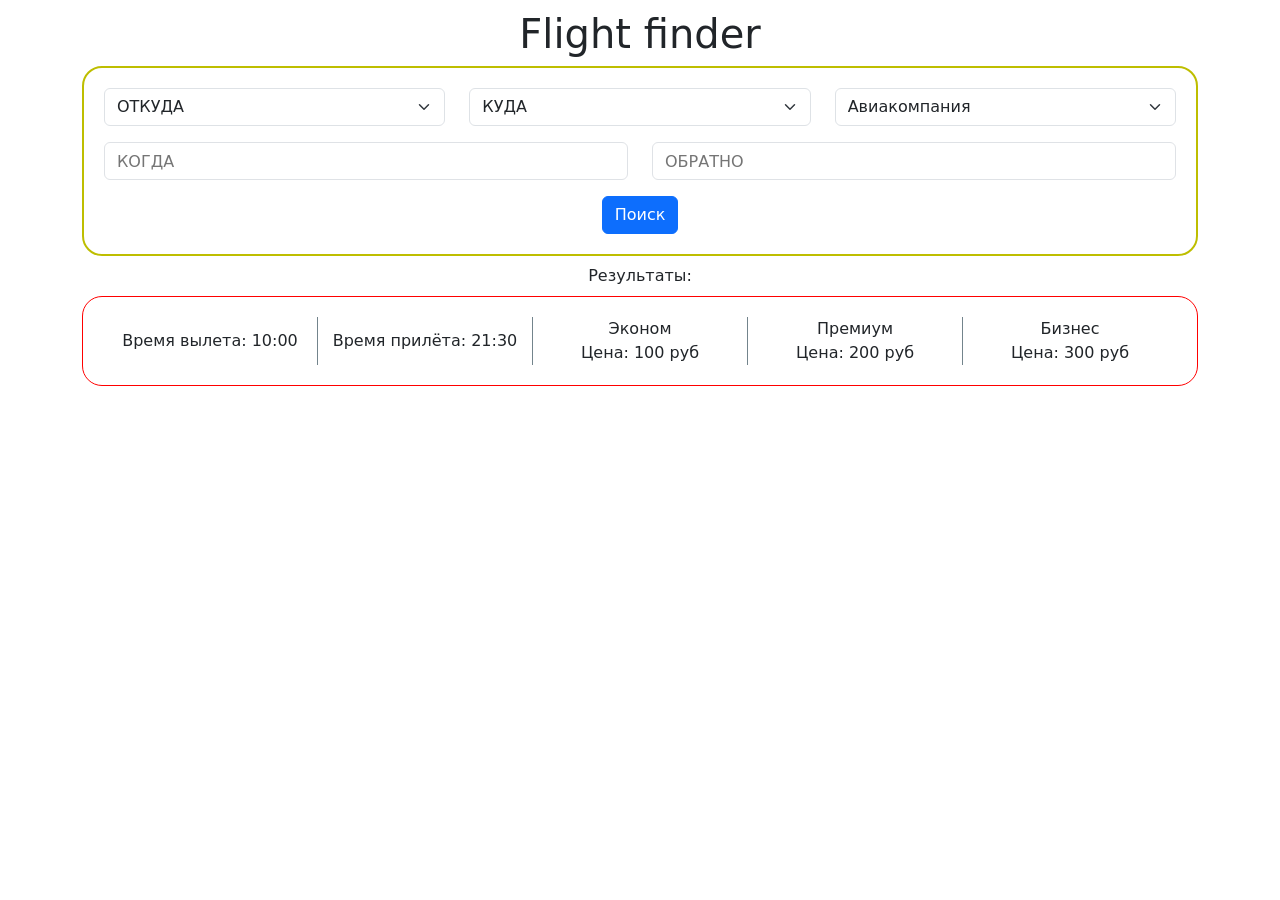
<file: index.html>
<!doctype html><html lang="en"><head><meta charset="utf-8"/><link rel="icon" href="/favicon.ico"/><meta name="viewport" content="width=device-width,initial-scale=1"/><meta name="theme-color" content="#000000"/><meta name="description" content="Web site created using create-react-app"/><link rel="apple-touch-icon" href="/logo192.png"/><link rel="manifest" href="/manifest.json"/><title>React App</title><script defer="defer" src="/static/js/main.c3a99306.js"></script><link href="/static/css/main.b3b78dac.css" rel="stylesheet"></head><body><noscript>You need to enable JavaScript to run this app.</noscript><div id="root"></div></body></html>
</file>
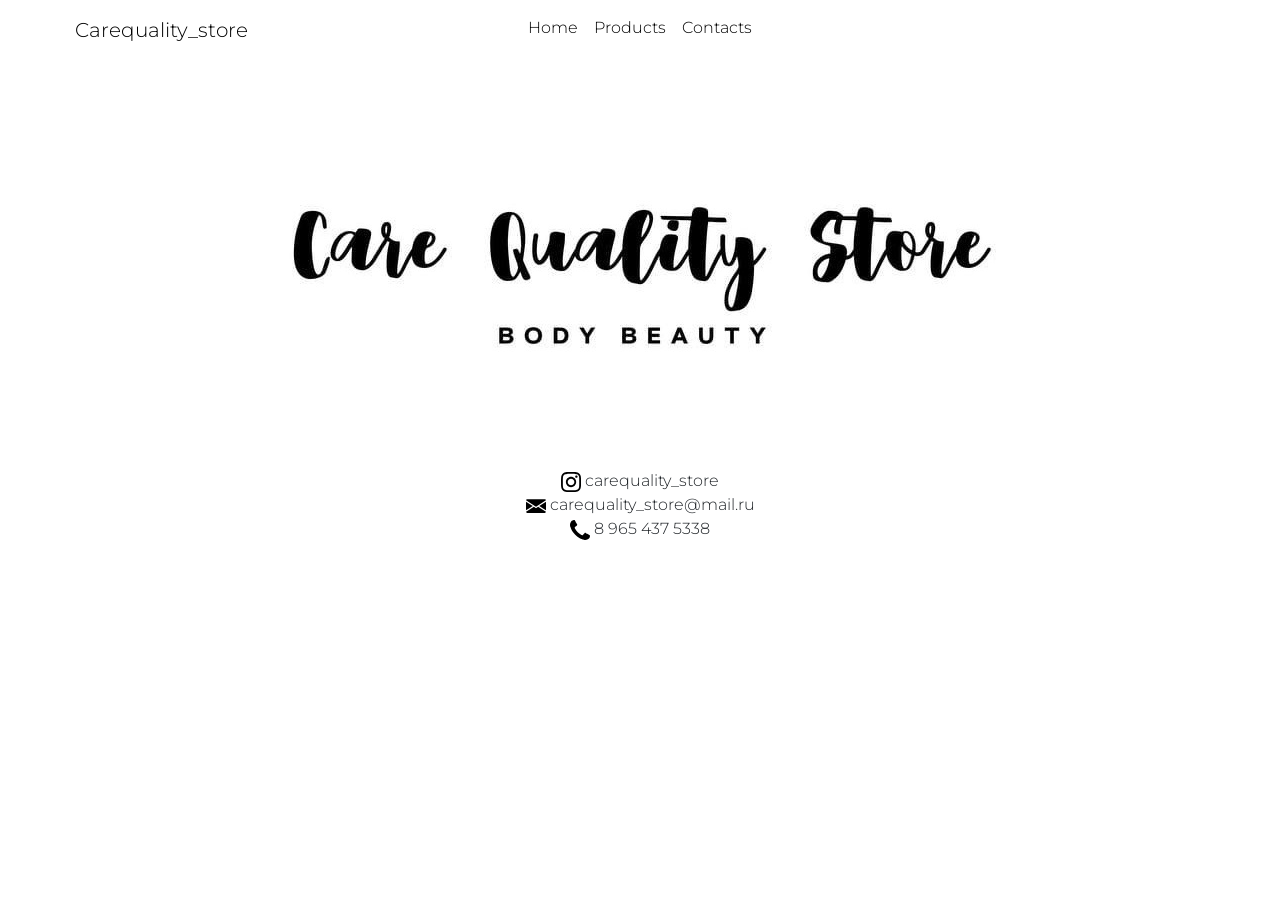
<file: for_danya/contacts.html>
<!DOCTYPE html>
<html lang="en">
  <head>
    <meta charset="UTF-8" />
    <meta http-equiv="X-UA-Compatible" content="IE=edge" />
    <meta name="viewport" content="width=device-width, initial-scale=1.0" />
    <title>Document</title>
    <link href="https://cdn.jsdelivr.net/npm/bootstrap@5.0.1/dist/css/bootstrap.min.css" rel="stylesheet" integrity="sha384-+0n0xVW2eSR5OomGNYDnhzAbDsOXxcvSN1TPprVMTNDbiYZCxYbOOl7+AMvyTG2x" crossorigin="anonymous">
    <link rel="stylesheet" href="style.css">
  </head>
  <body>
    <header>
    <nav class="navbar navbar-expand-lg navbar-light">
        <div class="container-fluid">
          <a id="abs" class="navbar-brand" href="index.html"
            >Carequality_store</a
          >
          <button
            class="navbar-toggler"
            type="button"
            data-bs-toggle="collapse"
            data-bs-target="#navbarNav"
            aria-controls="navbarNav"
            aria-expanded="false"
            aria-label="Toggle navigation"
          >
            <span class="navbar-toggler-icon"></span>
          </button>
          <div
            class="collapse navbar-collapse justify-content-center"
            id="navbarNav"
          >
            <ul class="navbar-nav">
              <li class="nav-item">
                <a class="nav-link" current-aria="" href="index.html">Home</a>
              </li>
              <li class="nav-item">
                <a class="nav-link" href="products.html">Products</a>
              </li>
              <li class="nav-item">
                <a class="nav-link" href="contacts.html">Contacts</a>
              </li>
            </ul>
          </div>
        </div>
      </nav>
    </header>

    <div class="container contacts">
      <div class="row">
        <div class="col">
          <img id="contacts" src="contacts.jpg" alt="">
        </div>
      </div>
      <div class="row">
        <div class="col social">
          <div>
            <img id="inst" src="instagram.svg" alt="">
            <span>carequality_store</span>
          </div>
          <div>
            <img id="inst" src="email.svg" alt="">
            <span>carequality_store@mail.ru</span>
          </div>
          <div>
            <img id="inst" src="telephone.svg" alt="">
            <span>8 965 437 5338</span>
          </div>
        </div>
      </div>
    </div>

    <footer>

    </footer>
    <script src="https://cdn.jsdelivr.net/npm/bootstrap@5.0.1/dist/js/bootstrap.bundle.min.js" integrity="sha384-gtEjrD/SeCtmISkJkNUaaKMoLD0//ElJ19smozuHV6z3Iehds+3Ulb9Bn9Plx0x4" crossorigin="anonymous"></script>
  <script>

 </script>    

  </body>
</html>
</file>
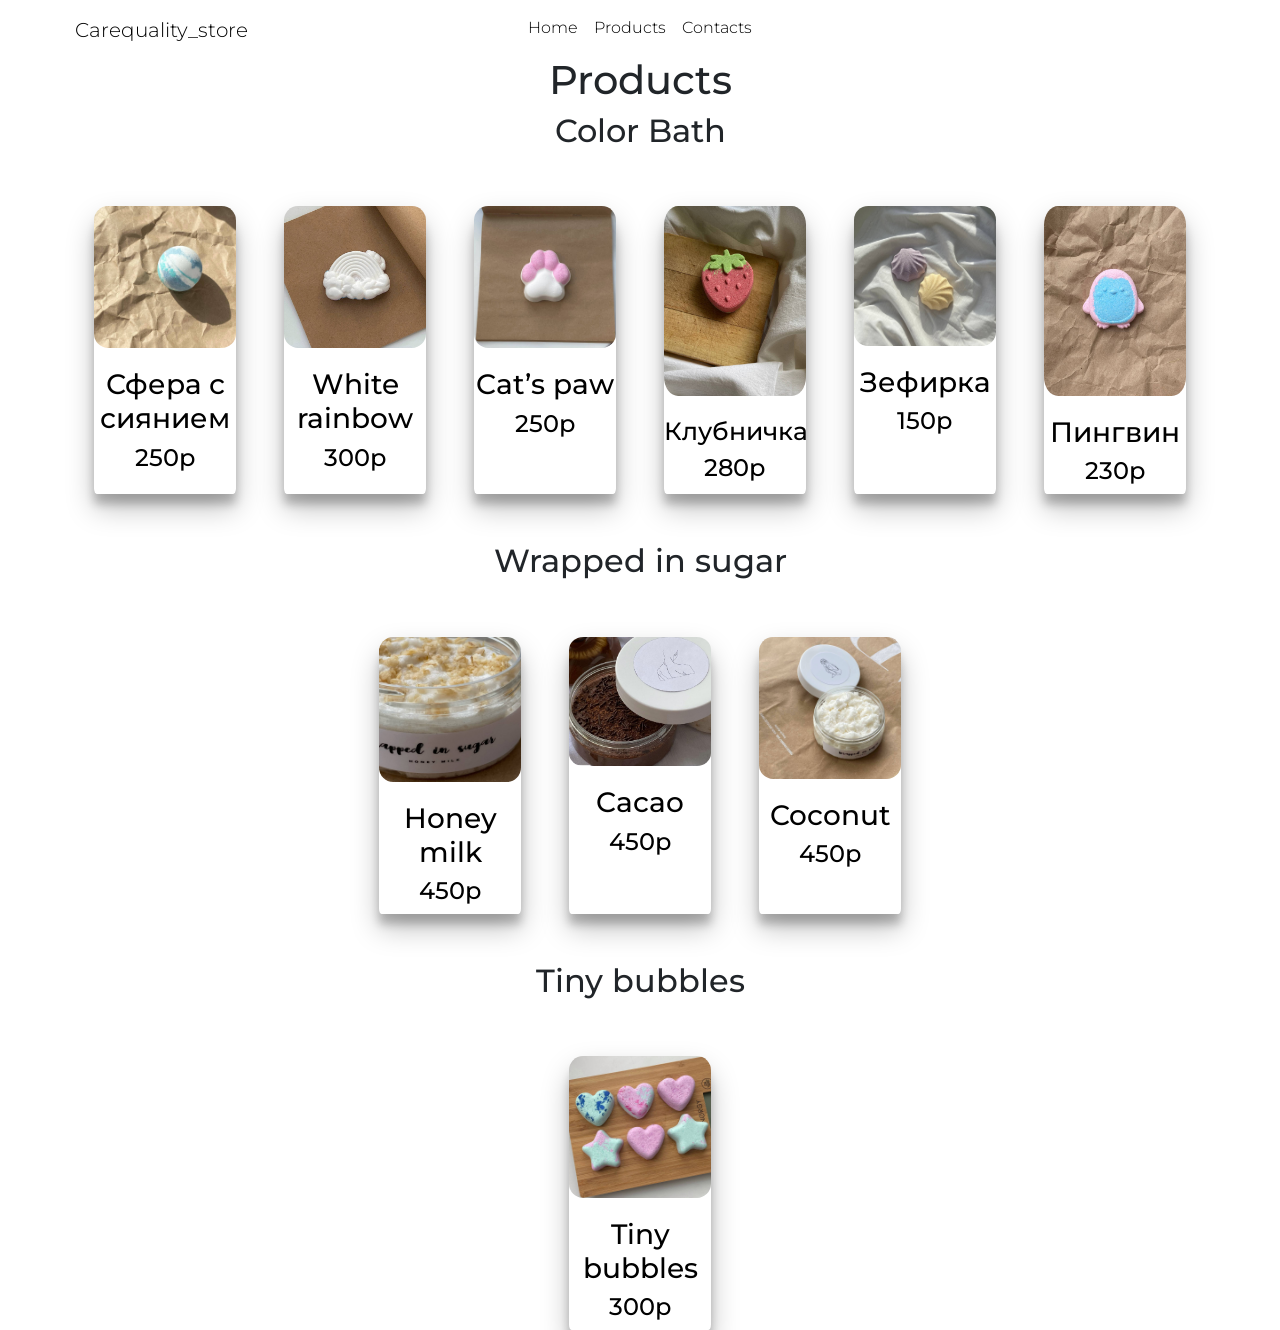
<file: for_danya/products.html>
<!DOCTYPE html>
<html lang="en">
  <head>
    <meta charset="UTF-8" />
    <meta http-equiv="X-UA-Compatible" content="IE=edge" />
    <meta name="viewport" content="width=device-width, initial-scale=1.0" />
    <title>Document</title>
    <link
      href="https://cdn.jsdelivr.net/npm/bootstrap@5.0.1/dist/css/bootstrap.min.css"
      rel="stylesheet"
      integrity="sha384-+0n0xVW2eSR5OomGNYDnhzAbDsOXxcvSN1TPprVMTNDbiYZCxYbOOl7+AMvyTG2x"
      crossorigin="anonymous"
    />
    <link rel="stylesheet" href="style.css" />
  </head>
  <body>
    <header>
      <nav class="navbar navbar-expand-lg navbar-light">
        <div class="container-fluid">
          <a id="abs" class="navbar-brand" href="index.html"
            >Carequality_store</a
          >
          <button
            class="navbar-toggler"
            type="button"
            data-bs-toggle="collapse"
            data-bs-target="#navbarNav"
            aria-controls="navbarNav"
            aria-expanded="false"
            aria-label="Toggle navigation"
          >
            <span class="navbar-toggler-icon"></span>
          </button>
          <div
            class="collapse navbar-collapse justify-content-center"
            id="navbarNav"
          >
            <ul class="navbar-nav">
              <li class="nav-item">
                <a class="nav-link" current-aria="" href="index.html">Home</a>
              </li>
              <li class="nav-item">
                <a class="nav-link" href="products.html">Products</a>
              </li>
              <li class="nav-item">
                <a class="nav-link" href="contacts.html">Contacts</a>
              </li>
            </ul>
          </div>
        </div>
      </nav>
    </header>

    <div class="container">
      <div class="row">
        <div class="col">
          <h1>Products</h1>
        </div>
      </div>
      <div class="row ">
        <div class="col">
          <h2>Color Bath</h2>
        </div>
      </div>
      <div class="row justify-content-center">
        <div class="col-xl-2 col-lg-3 g-5">
          <a class="withoutdec" href="Products/сфера.html ">
            <div class="item">
              <img src="сфера.jpg" alt="" />
              <h3>Сфера с сиянием</h3>
              <h4>250р</h4>
            </div>
          </a>
        </div>
        <div class="col-xl-2 col-lg-3 g-5">
          <a class="withoutdec" href="#">
            <div class="item">
              <img src="rainbow.jpg" alt="" />
              <h3>White rainbow </h3>
              <h4>300р</h4>
            </div>
          </a>
        </div>
        <div class="col-xl-2 col-lg-3 g-5">
          <a class="withoutdec" href="#">
            <div class="item">
              <img src="paw.jpg" alt="" />
              <h3>Cat’s paw </h3>
              <h4>250р</h4>
            </div>
          </a>
        </div>
        <div class="col-xl-2 col-lg-3 g-5">
          <a class="withoutdec" href="#">
            <div class="item">
              <img src="клубничка.jpg" alt="" />
              <h3 id="h3small">Клубничка</h3>
              <h4>280р</h4>
            </div>
          </a>
        </div>
        <div class="col-xl-2 col-lg-3 g-5">
          <a class="withoutdec" href="#">
            <div class="item">
              <img src="зефирка.jpg" alt="" />
              <h3>Зефирка</h3>
              <h4>150р</h4>
            </div>
          </a>
        </div>
        <div class="col-xl-2 col-lg-3 g-5">
          <a class="withoutdec" href="#">
            <div class="item">
              <img src="пингвин.jpg" alt="" />
              <h3>Пингвин</h3>
              <h4>230р</h4>
            </div>
          </a>
        </div>
      </div>
      <div class="row">
        <div class="col g-5">
          <h2>Wrapped in sugar</h2>
        </div>
      </div>
      <div class="row justify-content-center">
        <div class="col-xl-2 col-lg-3 g-5">
          <a class="withoutdec" href="#">
            <div class="item">
              <img src="honey milk.jpg" alt="" />
              <h3>Honey milk</h3>
              <h4>450р</h4>
            </div>
          </a>
        </div>
        <div class="col-xl-2 col-lg-3 g-5">
          <a class="withoutdec" href="#">
            <div class="item">
              <img src="example 2.jpg" alt="" />
              <h3>Cacao</h3>
              <h4>450р</h4>
            </div>
          </a>
        </div>
        <div class="col-xl-2 col-lg-3 g-5">
          <a class="withoutdec" href="#">
            <div class="item">
              <img src="coconut.jpg" alt="" />
              <h3>Coconut</h3>
              <h4>450р</h4>
            </div>
          </a>
        </div>
      </div>
      <div class="row">
        <div class="col g-5">
          <h2>Tiny bubbles</h2>
        </div>
      </div>
      <div class="row justify-content-center">
        <div class="col-xl-2 col-lg-3 g-5">
          <a class="withoutdec" href="#">
            <div class="item">
              <img src="bubbles.jpg" alt="" />
              <h3>Tiny bubbles</h3>
              <h4>300р</h4>
            </div>
          </a>
        </div>
      </div>
    </div>

    <footer></footer>
    <script
      src="https://cdn.jsdelivr.net/npm/bootstrap@5.0.1/dist/js/bootstrap.bundle.min.js"
      integrity="sha384-gtEjrD/SeCtmISkJkNUaaKMoLD0//ElJ19smozuHV6z3Iehds+3Ulb9Bn9Plx0x4"
      crossorigin="anonymous"
    ></script>
    <script>

    </script>
  </body>
</html>
</file>
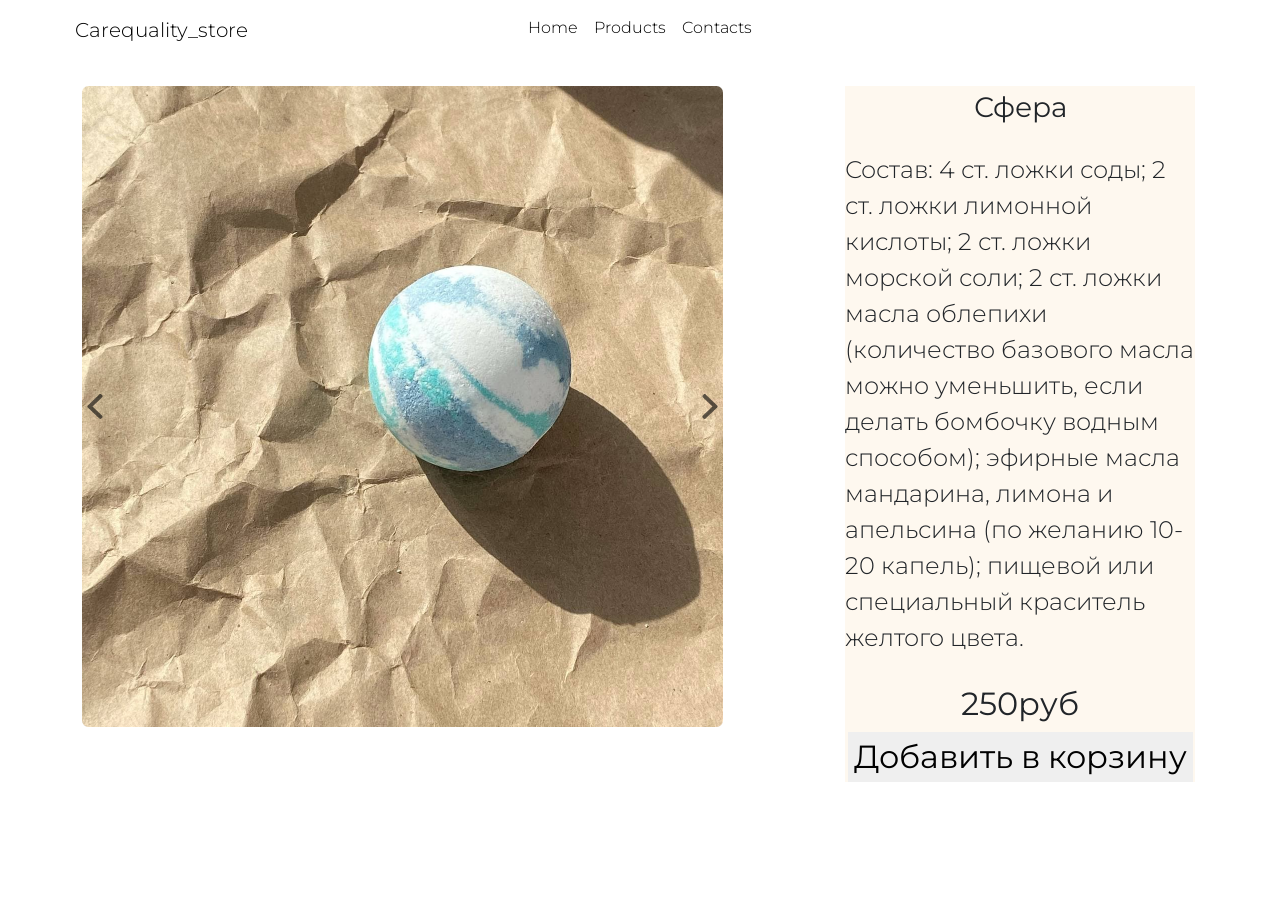
<file: for_danya/Products/сфера.html>
<!DOCTYPE html>
<html lang="ru">
  <head>
    <meta charset="UTF-8" />
    <meta http-equiv="X-UA-Compatible" content="IE=edge" />
    <meta name="viewport" content="width=device-width, initial-scale=1.0" />
    <title>Document</title>
    <link
      href="https://cdn.jsdelivr.net/npm/bootstrap@5.0.1/dist/css/bootstrap.min.css"
      rel="stylesheet"
      integrity="sha384-+0n0xVW2eSR5OomGNYDnhzAbDsOXxcvSN1TPprVMTNDbiYZCxYbOOl7+AMvyTG2x"
      crossorigin="anonymous"
    />
    <link rel="stylesheet" href="style.css" />
  </head>
  <body>
    <header>
      <nav class="navbar navbar-expand-lg navbar-light">
        <div class="container-fluid">
          <a id="abs" class="navbar-brand" href="../index.html"
            >Carequality_store</a
          >
          <button
            class="navbar-toggler"
            type="button"
            data-bs-toggle="collapse"
            data-bs-target="#navbarNav"
            aria-controls="navbarNav"
            aria-expanded="false"
            aria-label="Toggle navigation"
          >
            <span class="navbar-toggler-icon"></span>
          </button>
          <div
            class="collapse navbar-collapse justify-content-center"
            id="navbarNav"
          >
            <ul class="navbar-nav">
              <li class="nav-item">
                <a class="nav-link" current-aria="" href="../index.html"
                  >Home</a
                >
              </li>
              <li class="nav-item">
                <a class="nav-link" href="../products.html">Products</a>
              </li>
              <li class="nav-item">
                <a class="nav-link" href="../contacts.html">Contacts</a>
              </li>
            </ul>
          </div>
        </div>
      </nav>
    </header>

    <div class="container main">
      <div class="row">
        <div class="col-md-7">
          <div class="sim-slider">
            <ul class="sim-slider-list">
              <li><img src="../screen.png" alt="screen"></li> <!-- это экран -->
              <li class="sim-slider-element"><img src="../сфера.jpg" alt="0"></li>
              <li class="sim-slider-element"><img src="../клубничка2.jpg" alt="0"></li>
            </ul>
            <div class="sim-slider-arrow-left">
              <img src="left-arrow.svg" alt="">
            </div>
            <div class="sim-slider-arrow-right">
              <img src="right-arrow.svg" alt="">
            </div>
            <!-- <div class="sim-slider-dots"></div> -->
          </div>
        </div>
        <div
          class="
            offset-md-1
            col-md-4
            d-flex
            justify-content-center
            text
          "
        >
          <div class="wrapper d-flex flex-column align-items-center">
            <div class="name">Сфера</div>
            <div class="info my-4">
              Состав: 4 ст. ложки соды; 2 ст. ложки лимонной кислоты; 2 ст.
              ложки морской соли; 2 ст. ложки масла облепихи (количество
              базового масла можно уменьшить, если делать бомбочку водным
              способом); эфирные масла мандарина, лимона и апельсина (по желанию
              10-20 капель); пищевой или специальный краситель желтого цвета.
            </div>
            <div class="cost mb-1">250руб</div>
            <button>Добавить в корзину</button>
          </div>
        </div>
      </div>
    </div>

    <footer></footer>
    <script
      src="https://cdn.jsdelivr.net/npm/bootstrap@5.0.1/dist/js/bootstrap.bundle.min.js"
      integrity="sha384-gtEjrD/SeCtmISkJkNUaaKMoLD0//ElJ19smozuHV6z3Iehds+3Ulb9Bn9Plx0x4"
      crossorigin="anonymous"
    ></script>
    <!-- подключение слайдера -->
    <script src="sim-slider.js"></script>
    <!-- вызов слайдера -->
    <script>new Sim()</script>
    <script>
      let slider = document.querySelector('.sim-slider'), 
      right = document.querySelector(".sim-slider-arrow-right img"),
      left = document.querySelector(".sim-slider-arrow-left img");
      slider.onmouseover = slider.onmouseout = handler;

      function handler(event) {
        if (event.type == 'mouseover') {
          right.style.opacity = '0.6';
          left.style.opacity = '0.6';
        }
        if (event.type == 'mouseout') {
          right.style.opacity = '0';
          left.style.opacity = '0'
        }
      }
    </script>
  </body>
</html>
</file>
<file: static/css/main.b3b78dac.css>
@charset "UTF-8";body{-webkit-font-smoothing:antialiased;-moz-osx-font-smoothing:grayscale;font-family:-apple-system,BlinkMacSystemFont,Segoe UI,Roboto,Oxygen,Ubuntu,Cantarell,Fira Sans,Droid Sans,Helvetica Neue,sans-serif}code{font-family:source-code-pro,Menlo,Monaco,Consolas,Courier New,monospace}.App{text-align:center}.App-logo{height:40vmin;pointer-events:none}@media (prefers-reduced-motion:no-preference){.App-logo{animation:App-logo-spin 20s linear infinite}}.App-header{align-items:center;background-color:#282c34;color:#fff;display:flex;flex-direction:column;font-size:calc(10px + 2vmin);justify-content:center;min-height:100vh}.App-link{color:#61dafb}@keyframes App-logo-spin{0%{transform:rotate(0deg)}to{transform:rotate(1turn)}}.containerExtra{margin-top:10px}.finderControlsRow{border:2px solid #bebe00;border-radius:20px;padding:20px}.datePickerExtra{border:1px solid #dfe2e6;border-radius:.375rem;height:38px;padding-left:12px;width:calc(100% - 24px)}.selectPlaceHolder{color:#888}.resultStack{border:1px solid red;border-radius:20px;padding:20px}.divider{border:none;border-left:1px solid #73848c;width:1px}/*!
 * Bootstrap  v5.3.2 (https://getbootstrap.com/)
 * Copyright 2011-2023 The Bootstrap Authors
 * Licensed under MIT (https://github.com/twbs/bootstrap/blob/main/LICENSE)
 */:root,[data-bs-theme=light]{--bs-blue:#0d6efd;--bs-indigo:#6610f2;--bs-purple:#6f42c1;--bs-pink:#d63384;--bs-red:#dc3545;--bs-orange:#fd7e14;--bs-yellow:#ffc107;--bs-green:#198754;--bs-teal:#20c997;--bs-cyan:#0dcaf0;--bs-black:#000;--bs-white:#fff;--bs-gray:#6c757d;--bs-gray-dark:#343a40;--bs-gray-100:#f8f9fa;--bs-gray-200:#e9ecef;--bs-gray-300:#dee2e6;--bs-gray-400:#ced4da;--bs-gray-500:#adb5bd;--bs-gray-600:#6c757d;--bs-gray-700:#495057;--bs-gray-800:#343a40;--bs-gray-900:#212529;--bs-primary:#0d6efd;--bs-secondary:#6c757d;--bs-success:#198754;--bs-info:#0dcaf0;--bs-warning:#ffc107;--bs-danger:#dc3545;--bs-light:#f8f9fa;--bs-dark:#212529;--bs-primary-rgb:13,110,253;--bs-secondary-rgb:108,117,125;--bs-success-rgb:25,135,84;--bs-info-rgb:13,202,240;--bs-warning-rgb:255,193,7;--bs-danger-rgb:220,53,69;--bs-light-rgb:248,249,250;--bs-dark-rgb:33,37,41;--bs-primary-text-emphasis:#052c65;--bs-secondary-text-emphasis:#2b2f32;--bs-success-text-emphasis:#0a3622;--bs-info-text-emphasis:#055160;--bs-warning-text-emphasis:#664d03;--bs-danger-text-emphasis:#58151c;--bs-light-text-emphasis:#495057;--bs-dark-text-emphasis:#495057;--bs-primary-bg-subtle:#cfe2ff;--bs-secondary-bg-subtle:#e2e3e5;--bs-success-bg-subtle:#d1e7dd;--bs-info-bg-subtle:#cff4fc;--bs-warning-bg-subtle:#fff3cd;--bs-danger-bg-subtle:#f8d7da;--bs-light-bg-subtle:#fcfcfd;--bs-dark-bg-subtle:#ced4da;--bs-primary-border-subtle:#9ec5fe;--bs-secondary-border-subtle:#c4c8cb;--bs-success-border-subtle:#a3cfbb;--bs-info-border-subtle:#9eeaf9;--bs-warning-border-subtle:#ffe69c;--bs-danger-border-subtle:#f1aeb5;--bs-light-border-subtle:#e9ecef;--bs-dark-border-subtle:#adb5bd;--bs-white-rgb:255,255,255;--bs-black-rgb:0,0,0;--bs-font-sans-serif:system-ui,-apple-system,"Segoe UI",Roboto,"Helvetica Neue","Noto Sans","Liberation Sans",Arial,sans-serif,"Apple Color Emoji","Segoe UI Emoji","Segoe UI Symbol","Noto Color Emoji";--bs-font-monospace:SFMono-Regular,Menlo,Monaco,Consolas,"Liberation Mono","Courier New",monospace;--bs-gradient:linear-gradient(180deg,#ffffff26,#fff0);--bs-body-font-family:var(--bs-font-sans-serif);--bs-body-font-size:1rem;--bs-body-font-weight:400;--bs-body-line-height:1.5;--bs-body-color:#212529;--bs-body-color-rgb:33,37,41;--bs-body-bg:#fff;--bs-body-bg-rgb:255,255,255;--bs-emphasis-color:#000;--bs-emphasis-color-rgb:0,0,0;--bs-secondary-color:#212529bf;--bs-secondary-color-rgb:33,37,41;--bs-secondary-bg:#e9ecef;--bs-secondary-bg-rgb:233,236,239;--bs-tertiary-color:#21252980;--bs-tertiary-color-rgb:33,37,41;--bs-tertiary-bg:#f8f9fa;--bs-tertiary-bg-rgb:248,249,250;--bs-heading-color:inherit;--bs-link-color:#0d6efd;--bs-link-color-rgb:13,110,253;--bs-link-decoration:underline;--bs-link-hover-color:#0a58ca;--bs-link-hover-color-rgb:10,88,202;--bs-code-color:#d63384;--bs-highlight-color:#212529;--bs-highlight-bg:#fff3cd;--bs-border-width:1px;--bs-border-style:solid;--bs-border-color:#dee2e6;--bs-border-color-translucent:rgba(0,0,0,.175);--bs-border-radius:0.375rem;--bs-border-radius-sm:0.25rem;--bs-border-radius-lg:0.5rem;--bs-border-radius-xl:1rem;--bs-border-radius-xxl:2rem;--bs-border-radius-2xl:var(--bs-border-radius-xxl);--bs-border-radius-pill:50rem;--bs-box-shadow:0 0.5rem 1rem #00000026;--bs-box-shadow-sm:0 0.125rem 0.25rem rgba(0,0,0,.075);--bs-box-shadow-lg:0 1rem 3rem rgba(0,0,0,.175);--bs-box-shadow-inset:inset 0 1px 2px rgba(0,0,0,.075);--bs-focus-ring-width:0.25rem;--bs-focus-ring-opacity:0.25;--bs-focus-ring-color:#0d6efd40;--bs-form-valid-color:#198754;--bs-form-valid-border-color:#198754;--bs-form-invalid-color:#dc3545;--bs-form-invalid-border-color:#dc3545}[data-bs-theme=dark]{--bs-body-color:#dee2e6;--bs-body-color-rgb:222,226,230;--bs-body-bg:#212529;--bs-body-bg-rgb:33,37,41;--bs-emphasis-color:#fff;--bs-emphasis-color-rgb:255,255,255;--bs-secondary-color:#dee2e6bf;--bs-secondary-color-rgb:222,226,230;--bs-secondary-bg:#343a40;--bs-secondary-bg-rgb:52,58,64;--bs-tertiary-color:#dee2e680;--bs-tertiary-color-rgb:222,226,230;--bs-tertiary-bg:#2b3035;--bs-tertiary-bg-rgb:43,48,53;--bs-primary-text-emphasis:#6ea8fe;--bs-secondary-text-emphasis:#a7acb1;--bs-success-text-emphasis:#75b798;--bs-info-text-emphasis:#6edff6;--bs-warning-text-emphasis:#ffda6a;--bs-danger-text-emphasis:#ea868f;--bs-light-text-emphasis:#f8f9fa;--bs-dark-text-emphasis:#dee2e6;--bs-primary-bg-subtle:#031633;--bs-secondary-bg-subtle:#161719;--bs-success-bg-subtle:#051b11;--bs-info-bg-subtle:#032830;--bs-warning-bg-subtle:#332701;--bs-danger-bg-subtle:#2c0b0e;--bs-light-bg-subtle:#343a40;--bs-dark-bg-subtle:#1a1d20;--bs-primary-border-subtle:#084298;--bs-secondary-border-subtle:#41464b;--bs-success-border-subtle:#0f5132;--bs-info-border-subtle:#087990;--bs-warning-border-subtle:#997404;--bs-danger-border-subtle:#842029;--bs-light-border-subtle:#495057;--bs-dark-border-subtle:#343a40;--bs-heading-color:inherit;--bs-link-color:#6ea8fe;--bs-link-hover-color:#8bb9fe;--bs-link-color-rgb:110,168,254;--bs-link-hover-color-rgb:139,185,254;--bs-code-color:#e685b5;--bs-highlight-color:#dee2e6;--bs-highlight-bg:#664d03;--bs-border-color:#495057;--bs-border-color-translucent:#ffffff26;--bs-form-valid-color:#75b798;--bs-form-valid-border-color:#75b798;--bs-form-invalid-color:#ea868f;--bs-form-invalid-border-color:#ea868f;color-scheme:dark}*,:after,:before{box-sizing:border-box}@media (prefers-reduced-motion:no-preference){:root{scroll-behavior:smooth}}body{-webkit-text-size-adjust:100%;-webkit-tap-highlight-color:transparent;background-color:#fff;background-color:var(--bs-body-bg);color:#212529;color:var(--bs-body-color);font-family:system-ui,-apple-system,Segoe UI,Roboto,Helvetica Neue,Noto Sans,Liberation Sans,Arial,sans-serif,Apple Color Emoji,Segoe UI Emoji,Segoe UI Symbol,Noto Color Emoji;font-family:var(--bs-body-font-family);font-size:1rem;font-size:var(--bs-body-font-size);font-weight:400;font-weight:var(--bs-body-font-weight);line-height:1.5;line-height:var(--bs-body-line-height);margin:0;text-align:var(--bs-body-text-align)}hr{border:0;border-top:1px solid;border-top:var(--bs-border-width) solid;color:inherit;margin:1rem 0;opacity:.25}.h1,.h2,.h3,.h4,.h5,.h6,h1,h2,h3,h4,h5,h6{color:inherit;color:var(--bs-heading-color);font-weight:500;line-height:1.2;margin-bottom:.5rem;margin-top:0}.h1,h1{font-size:calc(1.375rem + 1.5vw)}@media (min-width:1200px){.h1,h1{font-size:2.5rem}}.h2,h2{font-size:calc(1.325rem + .9vw)}@media (min-width:1200px){.h2,h2{font-size:2rem}}.h3,h3{font-size:calc(1.3rem + .6vw)}@media (min-width:1200px){.h3,h3{font-size:1.75rem}}.h4,h4{font-size:calc(1.275rem + .3vw)}@media (min-width:1200px){.h4,h4{font-size:1.5rem}}.h5,h5{font-size:1.25rem}.h6,h6{font-size:1rem}p{margin-bottom:1rem;margin-top:0}abbr[title]{cursor:help;-webkit-text-decoration:underline dotted;text-decoration:underline dotted;-webkit-text-decoration-skip-ink:none;text-decoration-skip-ink:none}address{font-style:normal;line-height:inherit;margin-bottom:1rem}ol,ul{padding-left:2rem}dl,ol,ul{margin-bottom:1rem;margin-top:0}ol ol,ol ul,ul ol,ul ul{margin-bottom:0}dt{font-weight:700}dd{margin-bottom:.5rem;margin-left:0}blockquote{margin:0 0 1rem}b,strong{font-weight:bolder}.small,small{font-size:.875em}.mark,mark{background-color:#fff3cd;background-color:var(--bs-highlight-bg);color:#212529;color:var(--bs-highlight-color);padding:.1875em}sub,sup{font-size:.75em;line-height:0;position:relative;vertical-align:initial}sub{bottom:-.25em}sup{top:-.5em}a{color:#0d6efd;color:rgba(var(--bs-link-color-rgb),var(--bs-link-opacity,1));text-decoration:underline}a:hover{--bs-link-color-rgb:var(--bs-link-hover-color-rgb)}a:not([href]):not([class]),a:not([href]):not([class]):hover{color:inherit;text-decoration:none}code,kbd,pre,samp{font-family:SFMono-Regular,Menlo,Monaco,Consolas,Liberation Mono,Courier New,monospace;font-family:var(--bs-font-monospace);font-size:1em}pre{display:block;font-size:.875em;margin-bottom:1rem;margin-top:0;overflow:auto}pre code{color:inherit;font-size:inherit;word-break:normal}code{word-wrap:break-word;color:#d63384;color:var(--bs-code-color);font-size:.875em}a>code{color:inherit}kbd{background-color:#212529;background-color:var(--bs-body-color);border-radius:.25rem;color:#fff;color:var(--bs-body-bg);font-size:.875em;padding:.1875rem .375rem}kbd kbd{font-size:1em;padding:0}figure{margin:0 0 1rem}img,svg{vertical-align:middle}table{border-collapse:collapse;caption-side:bottom}caption{color:#212529bf;color:var(--bs-secondary-color);padding-bottom:.5rem;padding-top:.5rem;text-align:left}th{text-align:inherit;text-align:-webkit-match-parent}tbody,td,tfoot,th,thead,tr{border:0 solid;border-color:inherit}label{display:inline-block}button{border-radius:0}button:focus:not(:focus-visible){outline:0}button,input,optgroup,select,textarea{font-family:inherit;font-size:inherit;line-height:inherit;margin:0}button,select{text-transform:none}[role=button]{cursor:pointer}select{word-wrap:normal}select:disabled{opacity:1}[list]:not([type=date]):not([type=datetime-local]):not([type=month]):not([type=week]):not([type=time])::-webkit-calendar-picker-indicator{display:none!important}[type=button],[type=reset],[type=submit],button{-webkit-appearance:button}[type=button]:not(:disabled),[type=reset]:not(:disabled),[type=submit]:not(:disabled),button:not(:disabled){cursor:pointer}::-moz-focus-inner{border-style:none;padding:0}textarea{resize:vertical}fieldset{border:0;margin:0;min-width:0;padding:0}legend{float:left;font-size:calc(1.275rem + .3vw);line-height:inherit;margin-bottom:.5rem;padding:0;width:100%}@media (min-width:1200px){legend{font-size:1.5rem}}legend+*{clear:left}::-webkit-datetime-edit-day-field,::-webkit-datetime-edit-fields-wrapper,::-webkit-datetime-edit-hour-field,::-webkit-datetime-edit-minute,::-webkit-datetime-edit-month-field,::-webkit-datetime-edit-text,::-webkit-datetime-edit-year-field{padding:0}::-webkit-inner-spin-button{height:auto}[type=search]{-webkit-appearance:textfield;outline-offset:-2px}::-webkit-search-decoration{-webkit-appearance:none}::-webkit-color-swatch-wrapper{padding:0}::-webkit-file-upload-button{-webkit-appearance:button;font:inherit}::file-selector-button{-webkit-appearance:button;font:inherit}output{display:inline-block}iframe{border:0}summary{cursor:pointer;display:list-item}progress{vertical-align:initial}[hidden]{display:none!important}.lead{font-size:1.25rem;font-weight:300}.display-1{font-size:calc(1.625rem + 4.5vw);font-weight:300;line-height:1.2}@media (min-width:1200px){.display-1{font-size:5rem}}.display-2{font-size:calc(1.575rem + 3.9vw);font-weight:300;line-height:1.2}@media (min-width:1200px){.display-2{font-size:4.5rem}}.display-3{font-size:calc(1.525rem + 3.3vw);font-weight:300;line-height:1.2}@media (min-width:1200px){.display-3{font-size:4rem}}.display-4{font-size:calc(1.475rem + 2.7vw);font-weight:300;line-height:1.2}@media (min-width:1200px){.display-4{font-size:3.5rem}}.display-5{font-size:calc(1.425rem + 2.1vw);font-weight:300;line-height:1.2}@media (min-width:1200px){.display-5{font-size:3rem}}.display-6{font-size:calc(1.375rem + 1.5vw);font-weight:300;line-height:1.2}@media (min-width:1200px){.display-6{font-size:2.5rem}}.list-inline,.list-unstyled{list-style:none;padding-left:0}.list-inline-item{display:inline-block}.list-inline-item:not(:last-child){margin-right:.5rem}.initialism{font-size:.875em;text-transform:uppercase}.blockquote{font-size:1.25rem;margin-bottom:1rem}.blockquote>:last-child{margin-bottom:0}.blockquote-footer{color:#6c757d;font-size:.875em;margin-bottom:1rem;margin-top:-1rem}.blockquote-footer:before{content:"— "}.img-fluid,.img-thumbnail{height:auto;max-width:100%}.img-thumbnail{background-color:#fff;background-color:var(--bs-body-bg);border:1px solid #dee2e6;border:var(--bs-border-width) solid var(--bs-border-color);border-radius:.375rem;border-radius:var(--bs-border-radius);padding:.25rem}.figure{display:inline-block}.figure-img{line-height:1;margin-bottom:.5rem}.figure-caption{color:#212529bf;color:var(--bs-secondary-color);font-size:.875em}.container,.container-fluid,.container-lg,.container-md,.container-sm,.container-xl,.container-xxl{--bs-gutter-x:1.5rem;--bs-gutter-y:0;margin-left:auto;margin-right:auto;padding-left:calc(var(--bs-gutter-x)*.5);padding-right:calc(var(--bs-gutter-x)*.5);width:100%}@media (min-width:576px){.container,.container-sm{max-width:540px}}@media (min-width:768px){.container,.container-md,.container-sm{max-width:720px}}@media (min-width:992px){.container,.container-lg,.container-md,.container-sm{max-width:960px}}@media (min-width:1200px){.container,.container-lg,.container-md,.container-sm,.container-xl{max-width:1140px}}@media (min-width:1400px){.container,.container-lg,.container-md,.container-sm,.container-xl,.container-xxl{max-width:1320px}}:root{--bs-breakpoint-xs:0;--bs-breakpoint-sm:576px;--bs-breakpoint-md:768px;--bs-breakpoint-lg:992px;--bs-breakpoint-xl:1200px;--bs-breakpoint-xxl:1400px}.row{--bs-gutter-x:1.5rem;--bs-gutter-y:0;display:flex;flex-wrap:wrap;margin-left:calc(var(--bs-gutter-x)*-.5);margin-right:calc(var(--bs-gutter-x)*-.5);margin-top:calc(var(--bs-gutter-y)*-1)}.row>*{flex-shrink:0;margin-top:var(--bs-gutter-y);max-width:100%;padding-left:calc(var(--bs-gutter-x)*.5);padding-right:calc(var(--bs-gutter-x)*.5);width:100%}.col{flex:1 0}.row-cols-auto>*{flex:0 0 auto;width:auto}.row-cols-1>*{flex:0 0 auto;width:100%}.row-cols-2>*{flex:0 0 auto;width:50%}.row-cols-3>*{flex:0 0 auto;width:33.33333333%}.row-cols-4>*{flex:0 0 auto;width:25%}.row-cols-5>*{flex:0 0 auto;width:20%}.row-cols-6>*{flex:0 0 auto;width:16.66666667%}.col-auto{flex:0 0 auto;width:auto}.col-1{flex:0 0 auto;width:8.33333333%}.col-2{flex:0 0 auto;width:16.66666667%}.col-3{flex:0 0 auto;width:25%}.col-4{flex:0 0 auto;width:33.33333333%}.col-5{flex:0 0 auto;width:41.66666667%}.col-6{flex:0 0 auto;width:50%}.col-7{flex:0 0 auto;width:58.33333333%}.col-8{flex:0 0 auto;width:66.66666667%}.col-9{flex:0 0 auto;width:75%}.col-10{flex:0 0 auto;width:83.33333333%}.col-11{flex:0 0 auto;width:91.66666667%}.col-12{flex:0 0 auto;width:100%}.offset-1{margin-left:8.33333333%}.offset-2{margin-left:16.66666667%}.offset-3{margin-left:25%}.offset-4{margin-left:33.33333333%}.offset-5{margin-left:41.66666667%}.offset-6{margin-left:50%}.offset-7{margin-left:58.33333333%}.offset-8{margin-left:66.66666667%}.offset-9{margin-left:75%}.offset-10{margin-left:83.33333333%}.offset-11{margin-left:91.66666667%}.g-0,.gx-0{--bs-gutter-x:0}.g-0,.gy-0{--bs-gutter-y:0}.g-1,.gx-1{--bs-gutter-x:0.25rem}.g-1,.gy-1{--bs-gutter-y:0.25rem}.g-2,.gx-2{--bs-gutter-x:0.5rem}.g-2,.gy-2{--bs-gutter-y:0.5rem}.g-3,.gx-3{--bs-gutter-x:1rem}.g-3,.gy-3{--bs-gutter-y:1rem}.g-4,.gx-4{--bs-gutter-x:1.5rem}.g-4,.gy-4{--bs-gutter-y:1.5rem}.g-5,.gx-5{--bs-gutter-x:3rem}.g-5,.gy-5{--bs-gutter-y:3rem}@media (min-width:576px){.col-sm{flex:1 0}.row-cols-sm-auto>*{flex:0 0 auto;width:auto}.row-cols-sm-1>*{flex:0 0 auto;width:100%}.row-cols-sm-2>*{flex:0 0 auto;width:50%}.row-cols-sm-3>*{flex:0 0 auto;width:33.33333333%}.row-cols-sm-4>*{flex:0 0 auto;width:25%}.row-cols-sm-5>*{flex:0 0 auto;width:20%}.row-cols-sm-6>*{flex:0 0 auto;width:16.66666667%}.col-sm-auto{flex:0 0 auto;width:auto}.col-sm-1{flex:0 0 auto;width:8.33333333%}.col-sm-2{flex:0 0 auto;width:16.66666667%}.col-sm-3{flex:0 0 auto;width:25%}.col-sm-4{flex:0 0 auto;width:33.33333333%}.col-sm-5{flex:0 0 auto;width:41.66666667%}.col-sm-6{flex:0 0 auto;width:50%}.col-sm-7{flex:0 0 auto;width:58.33333333%}.col-sm-8{flex:0 0 auto;width:66.66666667%}.col-sm-9{flex:0 0 auto;width:75%}.col-sm-10{flex:0 0 auto;width:83.33333333%}.col-sm-11{flex:0 0 auto;width:91.66666667%}.col-sm-12{flex:0 0 auto;width:100%}.offset-sm-0{margin-left:0}.offset-sm-1{margin-left:8.33333333%}.offset-sm-2{margin-left:16.66666667%}.offset-sm-3{margin-left:25%}.offset-sm-4{margin-left:33.33333333%}.offset-sm-5{margin-left:41.66666667%}.offset-sm-6{margin-left:50%}.offset-sm-7{margin-left:58.33333333%}.offset-sm-8{margin-left:66.66666667%}.offset-sm-9{margin-left:75%}.offset-sm-10{margin-left:83.33333333%}.offset-sm-11{margin-left:91.66666667%}.g-sm-0,.gx-sm-0{--bs-gutter-x:0}.g-sm-0,.gy-sm-0{--bs-gutter-y:0}.g-sm-1,.gx-sm-1{--bs-gutter-x:0.25rem}.g-sm-1,.gy-sm-1{--bs-gutter-y:0.25rem}.g-sm-2,.gx-sm-2{--bs-gutter-x:0.5rem}.g-sm-2,.gy-sm-2{--bs-gutter-y:0.5rem}.g-sm-3,.gx-sm-3{--bs-gutter-x:1rem}.g-sm-3,.gy-sm-3{--bs-gutter-y:1rem}.g-sm-4,.gx-sm-4{--bs-gutter-x:1.5rem}.g-sm-4,.gy-sm-4{--bs-gutter-y:1.5rem}.g-sm-5,.gx-sm-5{--bs-gutter-x:3rem}.g-sm-5,.gy-sm-5{--bs-gutter-y:3rem}}@media (min-width:768px){.col-md{flex:1 0}.row-cols-md-auto>*{flex:0 0 auto;width:auto}.row-cols-md-1>*{flex:0 0 auto;width:100%}.row-cols-md-2>*{flex:0 0 auto;width:50%}.row-cols-md-3>*{flex:0 0 auto;width:33.33333333%}.row-cols-md-4>*{flex:0 0 auto;width:25%}.row-cols-md-5>*{flex:0 0 auto;width:20%}.row-cols-md-6>*{flex:0 0 auto;width:16.66666667%}.col-md-auto{flex:0 0 auto;width:auto}.col-md-1{flex:0 0 auto;width:8.33333333%}.col-md-2{flex:0 0 auto;width:16.66666667%}.col-md-3{flex:0 0 auto;width:25%}.col-md-4{flex:0 0 auto;width:33.33333333%}.col-md-5{flex:0 0 auto;width:41.66666667%}.col-md-6{flex:0 0 auto;width:50%}.col-md-7{flex:0 0 auto;width:58.33333333%}.col-md-8{flex:0 0 auto;width:66.66666667%}.col-md-9{flex:0 0 auto;width:75%}.col-md-10{flex:0 0 auto;width:83.33333333%}.col-md-11{flex:0 0 auto;width:91.66666667%}.col-md-12{flex:0 0 auto;width:100%}.offset-md-0{margin-left:0}.offset-md-1{margin-left:8.33333333%}.offset-md-2{margin-left:16.66666667%}.offset-md-3{margin-left:25%}.offset-md-4{margin-left:33.33333333%}.offset-md-5{margin-left:41.66666667%}.offset-md-6{margin-left:50%}.offset-md-7{margin-left:58.33333333%}.offset-md-8{margin-left:66.66666667%}.offset-md-9{margin-left:75%}.offset-md-10{margin-left:83.33333333%}.offset-md-11{margin-left:91.66666667%}.g-md-0,.gx-md-0{--bs-gutter-x:0}.g-md-0,.gy-md-0{--bs-gutter-y:0}.g-md-1,.gx-md-1{--bs-gutter-x:0.25rem}.g-md-1,.gy-md-1{--bs-gutter-y:0.25rem}.g-md-2,.gx-md-2{--bs-gutter-x:0.5rem}.g-md-2,.gy-md-2{--bs-gutter-y:0.5rem}.g-md-3,.gx-md-3{--bs-gutter-x:1rem}.g-md-3,.gy-md-3{--bs-gutter-y:1rem}.g-md-4,.gx-md-4{--bs-gutter-x:1.5rem}.g-md-4,.gy-md-4{--bs-gutter-y:1.5rem}.g-md-5,.gx-md-5{--bs-gutter-x:3rem}.g-md-5,.gy-md-5{--bs-gutter-y:3rem}}@media (min-width:992px){.col-lg{flex:1 0}.row-cols-lg-auto>*{flex:0 0 auto;width:auto}.row-cols-lg-1>*{flex:0 0 auto;width:100%}.row-cols-lg-2>*{flex:0 0 auto;width:50%}.row-cols-lg-3>*{flex:0 0 auto;width:33.33333333%}.row-cols-lg-4>*{flex:0 0 auto;width:25%}.row-cols-lg-5>*{flex:0 0 auto;width:20%}.row-cols-lg-6>*{flex:0 0 auto;width:16.66666667%}.col-lg-auto{flex:0 0 auto;width:auto}.col-lg-1{flex:0 0 auto;width:8.33333333%}.col-lg-2{flex:0 0 auto;width:16.66666667%}.col-lg-3{flex:0 0 auto;width:25%}.col-lg-4{flex:0 0 auto;width:33.33333333%}.col-lg-5{flex:0 0 auto;width:41.66666667%}.col-lg-6{flex:0 0 auto;width:50%}.col-lg-7{flex:0 0 auto;width:58.33333333%}.col-lg-8{flex:0 0 auto;width:66.66666667%}.col-lg-9{flex:0 0 auto;width:75%}.col-lg-10{flex:0 0 auto;width:83.33333333%}.col-lg-11{flex:0 0 auto;width:91.66666667%}.col-lg-12{flex:0 0 auto;width:100%}.offset-lg-0{margin-left:0}.offset-lg-1{margin-left:8.33333333%}.offset-lg-2{margin-left:16.66666667%}.offset-lg-3{margin-left:25%}.offset-lg-4{margin-left:33.33333333%}.offset-lg-5{margin-left:41.66666667%}.offset-lg-6{margin-left:50%}.offset-lg-7{margin-left:58.33333333%}.offset-lg-8{margin-left:66.66666667%}.offset-lg-9{margin-left:75%}.offset-lg-10{margin-left:83.33333333%}.offset-lg-11{margin-left:91.66666667%}.g-lg-0,.gx-lg-0{--bs-gutter-x:0}.g-lg-0,.gy-lg-0{--bs-gutter-y:0}.g-lg-1,.gx-lg-1{--bs-gutter-x:0.25rem}.g-lg-1,.gy-lg-1{--bs-gutter-y:0.25rem}.g-lg-2,.gx-lg-2{--bs-gutter-x:0.5rem}.g-lg-2,.gy-lg-2{--bs-gutter-y:0.5rem}.g-lg-3,.gx-lg-3{--bs-gutter-x:1rem}.g-lg-3,.gy-lg-3{--bs-gutter-y:1rem}.g-lg-4,.gx-lg-4{--bs-gutter-x:1.5rem}.g-lg-4,.gy-lg-4{--bs-gutter-y:1.5rem}.g-lg-5,.gx-lg-5{--bs-gutter-x:3rem}.g-lg-5,.gy-lg-5{--bs-gutter-y:3rem}}@media (min-width:1200px){.col-xl{flex:1 0}.row-cols-xl-auto>*{flex:0 0 auto;width:auto}.row-cols-xl-1>*{flex:0 0 auto;width:100%}.row-cols-xl-2>*{flex:0 0 auto;width:50%}.row-cols-xl-3>*{flex:0 0 auto;width:33.33333333%}.row-cols-xl-4>*{flex:0 0 auto;width:25%}.row-cols-xl-5>*{flex:0 0 auto;width:20%}.row-cols-xl-6>*{flex:0 0 auto;width:16.66666667%}.col-xl-auto{flex:0 0 auto;width:auto}.col-xl-1{flex:0 0 auto;width:8.33333333%}.col-xl-2{flex:0 0 auto;width:16.66666667%}.col-xl-3{flex:0 0 auto;width:25%}.col-xl-4{flex:0 0 auto;width:33.33333333%}.col-xl-5{flex:0 0 auto;width:41.66666667%}.col-xl-6{flex:0 0 auto;width:50%}.col-xl-7{flex:0 0 auto;width:58.33333333%}.col-xl-8{flex:0 0 auto;width:66.66666667%}.col-xl-9{flex:0 0 auto;width:75%}.col-xl-10{flex:0 0 auto;width:83.33333333%}.col-xl-11{flex:0 0 auto;width:91.66666667%}.col-xl-12{flex:0 0 auto;width:100%}.offset-xl-0{margin-left:0}.offset-xl-1{margin-left:8.33333333%}.offset-xl-2{margin-left:16.66666667%}.offset-xl-3{margin-left:25%}.offset-xl-4{margin-left:33.33333333%}.offset-xl-5{margin-left:41.66666667%}.offset-xl-6{margin-left:50%}.offset-xl-7{margin-left:58.33333333%}.offset-xl-8{margin-left:66.66666667%}.offset-xl-9{margin-left:75%}.offset-xl-10{margin-left:83.33333333%}.offset-xl-11{margin-left:91.66666667%}.g-xl-0,.gx-xl-0{--bs-gutter-x:0}.g-xl-0,.gy-xl-0{--bs-gutter-y:0}.g-xl-1,.gx-xl-1{--bs-gutter-x:0.25rem}.g-xl-1,.gy-xl-1{--bs-gutter-y:0.25rem}.g-xl-2,.gx-xl-2{--bs-gutter-x:0.5rem}.g-xl-2,.gy-xl-2{--bs-gutter-y:0.5rem}.g-xl-3,.gx-xl-3{--bs-gutter-x:1rem}.g-xl-3,.gy-xl-3{--bs-gutter-y:1rem}.g-xl-4,.gx-xl-4{--bs-gutter-x:1.5rem}.g-xl-4,.gy-xl-4{--bs-gutter-y:1.5rem}.g-xl-5,.gx-xl-5{--bs-gutter-x:3rem}.g-xl-5,.gy-xl-5{--bs-gutter-y:3rem}}@media (min-width:1400px){.col-xxl{flex:1 0}.row-cols-xxl-auto>*{flex:0 0 auto;width:auto}.row-cols-xxl-1>*{flex:0 0 auto;width:100%}.row-cols-xxl-2>*{flex:0 0 auto;width:50%}.row-cols-xxl-3>*{flex:0 0 auto;width:33.33333333%}.row-cols-xxl-4>*{flex:0 0 auto;width:25%}.row-cols-xxl-5>*{flex:0 0 auto;width:20%}.row-cols-xxl-6>*{flex:0 0 auto;width:16.66666667%}.col-xxl-auto{flex:0 0 auto;width:auto}.col-xxl-1{flex:0 0 auto;width:8.33333333%}.col-xxl-2{flex:0 0 auto;width:16.66666667%}.col-xxl-3{flex:0 0 auto;width:25%}.col-xxl-4{flex:0 0 auto;width:33.33333333%}.col-xxl-5{flex:0 0 auto;width:41.66666667%}.col-xxl-6{flex:0 0 auto;width:50%}.col-xxl-7{flex:0 0 auto;width:58.33333333%}.col-xxl-8{flex:0 0 auto;width:66.66666667%}.col-xxl-9{flex:0 0 auto;width:75%}.col-xxl-10{flex:0 0 auto;width:83.33333333%}.col-xxl-11{flex:0 0 auto;width:91.66666667%}.col-xxl-12{flex:0 0 auto;width:100%}.offset-xxl-0{margin-left:0}.offset-xxl-1{margin-left:8.33333333%}.offset-xxl-2{margin-left:16.66666667%}.offset-xxl-3{margin-left:25%}.offset-xxl-4{margin-left:33.33333333%}.offset-xxl-5{margin-left:41.66666667%}.offset-xxl-6{margin-left:50%}.offset-xxl-7{margin-left:58.33333333%}.offset-xxl-8{margin-left:66.66666667%}.offset-xxl-9{margin-left:75%}.offset-xxl-10{margin-left:83.33333333%}.offset-xxl-11{margin-left:91.66666667%}.g-xxl-0,.gx-xxl-0{--bs-gutter-x:0}.g-xxl-0,.gy-xxl-0{--bs-gutter-y:0}.g-xxl-1,.gx-xxl-1{--bs-gutter-x:0.25rem}.g-xxl-1,.gy-xxl-1{--bs-gutter-y:0.25rem}.g-xxl-2,.gx-xxl-2{--bs-gutter-x:0.5rem}.g-xxl-2,.gy-xxl-2{--bs-gutter-y:0.5rem}.g-xxl-3,.gx-xxl-3{--bs-gutter-x:1rem}.g-xxl-3,.gy-xxl-3{--bs-gutter-y:1rem}.g-xxl-4,.gx-xxl-4{--bs-gutter-x:1.5rem}.g-xxl-4,.gy-xxl-4{--bs-gutter-y:1.5rem}.g-xxl-5,.gx-xxl-5{--bs-gutter-x:3rem}.g-xxl-5,.gy-xxl-5{--bs-gutter-y:3rem}}.table{--bs-table-color-type:initial;--bs-table-bg-type:initial;--bs-table-color-state:initial;--bs-table-bg-state:initial;--bs-table-color:var(--bs-emphasis-color);--bs-table-bg:var(--bs-body-bg);--bs-table-border-color:var(--bs-border-color);--bs-table-accent-bg:#0000;--bs-table-striped-color:var(--bs-emphasis-color);--bs-table-striped-bg:rgba(var(--bs-emphasis-color-rgb),0.05);--bs-table-active-color:var(--bs-emphasis-color);--bs-table-active-bg:rgba(var(--bs-emphasis-color-rgb),0.1);--bs-table-hover-color:var(--bs-emphasis-color);--bs-table-hover-bg:rgba(var(--bs-emphasis-color-rgb),0.075);border-color:var(--bs-table-border-color);margin-bottom:1rem;vertical-align:top;width:100%}.table>:not(caption)>*>*{background-color:var(--bs-table-bg);border-bottom-width:1px;border-bottom-width:var(--bs-border-width);box-shadow:inset 0 0 0 9999px var(--bs-table-accent-bg);box-shadow:inset 0 0 0 9999px var(--bs-table-bg-state,var(--bs-table-bg-type,var(--bs-table-accent-bg)));color:var(--bs-table-color);color:var(--bs-table-color-state,var(--bs-table-color-type,var(--bs-table-color)));padding:.5rem}.table>tbody{vertical-align:inherit}.table>thead{vertical-align:bottom}.table-group-divider{border-top:2px solid;border-top:calc(var(--bs-border-width)*2) solid}.caption-top{caption-side:top}.table-sm>:not(caption)>*>*{padding:.25rem}.table-bordered>:not(caption)>*{border-width:1px 0;border-width:var(--bs-border-width) 0}.table-bordered>:not(caption)>*>*{border-width:0 1px;border-width:0 var(--bs-border-width)}.table-borderless>:not(caption)>*>*{border-bottom-width:0}.table-borderless>:not(:first-child){border-top-width:0}.table-striped-columns>:not(caption)>tr>:nth-child(2n),.table-striped>tbody>tr:nth-of-type(odd)>*{--bs-table-color-type:var(--bs-table-striped-color);--bs-table-bg-type:var(--bs-table-striped-bg)}.table-active{--bs-table-color-state:var(--bs-table-active-color);--bs-table-bg-state:var(--bs-table-active-bg)}.table-hover>tbody>tr:hover>*{--bs-table-color-state:var(--bs-table-hover-color);--bs-table-bg-state:var(--bs-table-hover-bg)}.table-primary{--bs-table-color:#000;--bs-table-bg:#cfe2ff;--bs-table-border-color:#a6b5cc;--bs-table-striped-bg:#c5d7f2;--bs-table-striped-color:#000;--bs-table-active-bg:#bacbe6;--bs-table-active-color:#000;--bs-table-hover-bg:#bfd1ec;--bs-table-hover-color:#000}.table-primary,.table-secondary{border-color:var(--bs-table-border-color);color:var(--bs-table-color)}.table-secondary{--bs-table-color:#000;--bs-table-bg:#e2e3e5;--bs-table-border-color:#b5b6b7;--bs-table-striped-bg:#d7d8da;--bs-table-striped-color:#000;--bs-table-active-bg:#cbccce;--bs-table-active-color:#000;--bs-table-hover-bg:#d1d2d4;--bs-table-hover-color:#000}.table-success{--bs-table-color:#000;--bs-table-bg:#d1e7dd;--bs-table-border-color:#a7b9b1;--bs-table-striped-bg:#c7dbd2;--bs-table-striped-color:#000;--bs-table-active-bg:#bcd0c7;--bs-table-active-color:#000;--bs-table-hover-bg:#c1d6cc;--bs-table-hover-color:#000}.table-info,.table-success{border-color:var(--bs-table-border-color);color:var(--bs-table-color)}.table-info{--bs-table-color:#000;--bs-table-bg:#cff4fc;--bs-table-border-color:#a6c3ca;--bs-table-striped-bg:#c5e8ef;--bs-table-striped-color:#000;--bs-table-active-bg:#badce3;--bs-table-active-color:#000;--bs-table-hover-bg:#bfe2e9;--bs-table-hover-color:#000}.table-warning{--bs-table-color:#000;--bs-table-bg:#fff3cd;--bs-table-border-color:#ccc2a4;--bs-table-striped-bg:#f2e7c3;--bs-table-striped-color:#000;--bs-table-active-bg:#e6dbb9;--bs-table-active-color:#000;--bs-table-hover-bg:#ece1be;--bs-table-hover-color:#000}.table-danger,.table-warning{border-color:var(--bs-table-border-color);color:var(--bs-table-color)}.table-danger{--bs-table-color:#000;--bs-table-bg:#f8d7da;--bs-table-border-color:#c6acae;--bs-table-striped-bg:#eccccf;--bs-table-striped-color:#000;--bs-table-active-bg:#dfc2c4;--bs-table-active-color:#000;--bs-table-hover-bg:#e5c7ca;--bs-table-hover-color:#000}.table-light{--bs-table-color:#000;--bs-table-bg:#f8f9fa;--bs-table-border-color:#c6c7c8;--bs-table-striped-bg:#ecedee;--bs-table-striped-color:#000;--bs-table-active-bg:#dfe0e1;--bs-table-active-color:#000;--bs-table-hover-bg:#e5e6e7;--bs-table-hover-color:#000}.table-dark,.table-light{border-color:var(--bs-table-border-color);color:var(--bs-table-color)}.table-dark{--bs-table-color:#fff;--bs-table-bg:#212529;--bs-table-border-color:#4d5154;--bs-table-striped-bg:#2c3034;--bs-table-striped-color:#fff;--bs-table-active-bg:#373b3e;--bs-table-active-color:#fff;--bs-table-hover-bg:#323539;--bs-table-hover-color:#fff}.table-responsive{-webkit-overflow-scrolling:touch;overflow-x:auto}@media (max-width:575.98px){.table-responsive-sm{-webkit-overflow-scrolling:touch;overflow-x:auto}}@media (max-width:767.98px){.table-responsive-md{-webkit-overflow-scrolling:touch;overflow-x:auto}}@media (max-width:991.98px){.table-responsive-lg{-webkit-overflow-scrolling:touch;overflow-x:auto}}@media (max-width:1199.98px){.table-responsive-xl{-webkit-overflow-scrolling:touch;overflow-x:auto}}@media (max-width:1399.98px){.table-responsive-xxl{-webkit-overflow-scrolling:touch;overflow-x:auto}}.form-label{margin-bottom:.5rem}.col-form-label{font-size:inherit;line-height:1.5;margin-bottom:0;padding-bottom:calc(.375rem + 1px);padding-bottom:calc(.375rem + var(--bs-border-width));padding-top:calc(.375rem + 1px);padding-top:calc(.375rem + var(--bs-border-width))}.col-form-label-lg{font-size:1.25rem;padding-bottom:calc(.5rem + 1px);padding-bottom:calc(.5rem + var(--bs-border-width));padding-top:calc(.5rem + 1px);padding-top:calc(.5rem + var(--bs-border-width))}.col-form-label-sm{font-size:.875rem;padding-bottom:calc(.25rem + 1px);padding-bottom:calc(.25rem + var(--bs-border-width));padding-top:calc(.25rem + 1px);padding-top:calc(.25rem + var(--bs-border-width))}.form-text{color:#212529bf;color:var(--bs-secondary-color);font-size:.875em;margin-top:.25rem}.form-control{-webkit-appearance:none;appearance:none;background-clip:padding-box;background-color:#fff;background-color:var(--bs-body-bg);border:1px solid #dee2e6;border:var(--bs-border-width) solid var(--bs-border-color);border-radius:.375rem;border-radius:var(--bs-border-radius);color:#212529;color:var(--bs-body-color);display:block;font-size:1rem;font-weight:400;line-height:1.5;padding:.375rem .75rem;transition:border-color .15s ease-in-out,box-shadow .15s ease-in-out;width:100%}@media (prefers-reduced-motion:reduce){.form-control{transition:none}}.form-control[type=file]{overflow:hidden}.form-control[type=file]:not(:disabled):not([readonly]){cursor:pointer}.form-control:focus{background-color:#fff;background-color:var(--bs-body-bg);border-color:#86b7fe;box-shadow:0 0 0 .25rem #0d6efd40;color:#212529;color:var(--bs-body-color);outline:0}.form-control::-webkit-date-and-time-value{height:1.5em;margin:0;min-width:85px}.form-control::-webkit-datetime-edit{display:block;padding:0}.form-control::placeholder{color:#212529bf;color:var(--bs-secondary-color);opacity:1}.form-control:disabled{background-color:#e9ecef;background-color:var(--bs-secondary-bg);opacity:1}.form-control::-webkit-file-upload-button{background-color:#f8f9fa;background-color:var(--bs-tertiary-bg);border:0 solid;border-color:inherit;border-inline-end-width:1px;border-inline-end-width:var(--bs-border-width);border-radius:0;color:#212529;color:var(--bs-body-color);margin:-.375rem -.75rem;margin-inline-end:.75rem;padding:.375rem .75rem;pointer-events:none;-webkit-transition:color .15s ease-in-out,background-color .15s ease-in-out,border-color .15s ease-in-out,box-shadow .15s ease-in-out;transition:color .15s ease-in-out,background-color .15s ease-in-out,border-color .15s ease-in-out,box-shadow .15s ease-in-out}.form-control::file-selector-button{background-color:#f8f9fa;background-color:var(--bs-tertiary-bg);border:0 solid;border-color:inherit;border-inline-end-width:1px;border-inline-end-width:var(--bs-border-width);border-radius:0;color:#212529;color:var(--bs-body-color);margin:-.375rem -.75rem;margin-inline-end:.75rem;padding:.375rem .75rem;pointer-events:none;transition:color .15s ease-in-out,background-color .15s ease-in-out,border-color .15s ease-in-out,box-shadow .15s ease-in-out}@media (prefers-reduced-motion:reduce){.form-control::-webkit-file-upload-button{-webkit-transition:none;transition:none}.form-control::file-selector-button{transition:none}}.form-control:hover:not(:disabled):not([readonly])::-webkit-file-upload-button{background-color:#e9ecef;background-color:var(--bs-secondary-bg)}.form-control:hover:not(:disabled):not([readonly])::file-selector-button{background-color:#e9ecef;background-color:var(--bs-secondary-bg)}.form-control-plaintext{background-color:initial;border:solid #0000;border-width:1px 0;border-width:var(--bs-border-width) 0;color:#212529;color:var(--bs-body-color);display:block;line-height:1.5;margin-bottom:0;padding:.375rem 0;width:100%}.form-control-plaintext:focus{outline:0}.form-control-plaintext.form-control-lg,.form-control-plaintext.form-control-sm{padding-left:0;padding-right:0}.form-control-sm{border-radius:.25rem;border-radius:var(--bs-border-radius-sm);font-size:.875rem;min-height:calc(1.5em + .5rem + 2px);min-height:calc(1.5em + .5rem + var(--bs-border-width)*2);padding:.25rem .5rem}.form-control-sm::-webkit-file-upload-button{margin:-.25rem -.5rem;margin-inline-end:.5rem;padding:.25rem .5rem}.form-control-sm::file-selector-button{margin:-.25rem -.5rem;margin-inline-end:.5rem;padding:.25rem .5rem}.form-control-lg{border-radius:.5rem;border-radius:var(--bs-border-radius-lg);font-size:1.25rem;min-height:calc(1.5em + 1rem + 2px);min-height:calc(1.5em + 1rem + var(--bs-border-width)*2);padding:.5rem 1rem}.form-control-lg::-webkit-file-upload-button{margin:-.5rem -1rem;margin-inline-end:1rem;padding:.5rem 1rem}.form-control-lg::file-selector-button{margin:-.5rem -1rem;margin-inline-end:1rem;padding:.5rem 1rem}textarea.form-control{min-height:calc(1.5em + .75rem + 2px);min-height:calc(1.5em + .75rem + var(--bs-border-width)*2)}textarea.form-control-sm{min-height:calc(1.5em + .5rem + 2px);min-height:calc(1.5em + .5rem + var(--bs-border-width)*2)}textarea.form-control-lg{min-height:calc(1.5em + 1rem + 2px);min-height:calc(1.5em + 1rem + var(--bs-border-width)*2)}.form-control-color{height:calc(1.5em + .75rem + 2px);height:calc(1.5em + .75rem + var(--bs-border-width)*2);padding:.375rem;width:3rem}.form-control-color:not(:disabled):not([readonly]){cursor:pointer}.form-control-color::-moz-color-swatch{border:0!important;border-radius:.375rem;border-radius:var(--bs-border-radius)}.form-control-color::-webkit-color-swatch{border:0!important;border-radius:.375rem;border-radius:var(--bs-border-radius)}.form-control-color.form-control-sm{height:calc(1.5em + .5rem + 2px);height:calc(1.5em + .5rem + var(--bs-border-width)*2)}.form-control-color.form-control-lg{height:calc(1.5em + 1rem + 2px);height:calc(1.5em + 1rem + var(--bs-border-width)*2)}.form-select{--bs-form-select-bg-img:url("data:image/svg+xml;charset=utf-8,%3Csvg xmlns='http://www.w3.org/2000/svg' viewBox='0 0 16 16'%3E%3Cpath fill='none' stroke='%23343a40' stroke-linecap='round' stroke-linejoin='round' stroke-width='2' d='m2 5 6 6 6-6'/%3E%3C/svg%3E");-webkit-appearance:none;appearance:none;background-color:#fff;background-color:var(--bs-body-bg);background-image:var(--bs-form-select-bg-img),none;background-image:var(--bs-form-select-bg-img),var(--bs-form-select-bg-icon,none);background-position:right .75rem center;background-repeat:no-repeat;background-size:16px 12px;border:1px solid #dee2e6;border:var(--bs-border-width) solid var(--bs-border-color);border-radius:.375rem;border-radius:var(--bs-border-radius);color:#212529;color:var(--bs-body-color);display:block;font-size:1rem;font-weight:400;line-height:1.5;padding:.375rem 2.25rem .375rem .75rem;transition:border-color .15s ease-in-out,box-shadow .15s ease-in-out;width:100%}@media (prefers-reduced-motion:reduce){.form-select{transition:none}}.form-select:focus{border-color:#86b7fe;box-shadow:0 0 0 .25rem #0d6efd40;outline:0}.form-select[multiple],.form-select[size]:not([size="1"]){background-image:none;padding-right:.75rem}.form-select:disabled{background-color:#e9ecef;background-color:var(--bs-secondary-bg)}.form-select:-moz-focusring{color:#0000;text-shadow:0 0 0 #212529;text-shadow:0 0 0 var(--bs-body-color)}.form-select-sm{border-radius:.25rem;border-radius:var(--bs-border-radius-sm);font-size:.875rem;padding-bottom:.25rem;padding-left:.5rem;padding-top:.25rem}.form-select-lg{border-radius:.5rem;border-radius:var(--bs-border-radius-lg);font-size:1.25rem;padding-bottom:.5rem;padding-left:1rem;padding-top:.5rem}[data-bs-theme=dark] .form-select{--bs-form-select-bg-img:url("data:image/svg+xml;charset=utf-8,%3Csvg xmlns='http://www.w3.org/2000/svg' viewBox='0 0 16 16'%3E%3Cpath fill='none' stroke='%23dee2e6' stroke-linecap='round' stroke-linejoin='round' stroke-width='2' d='m2 5 6 6 6-6'/%3E%3C/svg%3E")}.form-check{display:block;margin-bottom:.125rem;min-height:1.5rem;padding-left:1.5em}.form-check .form-check-input{float:left;margin-left:-1.5em}.form-check-reverse{padding-left:0;padding-right:1.5em;text-align:right}.form-check-reverse .form-check-input{float:right;margin-left:0;margin-right:-1.5em}.form-check-input{--bs-form-check-bg:var(--bs-body-bg);-webkit-appearance:none;appearance:none;background-color:var(--bs-form-check-bg);background-image:var(--bs-form-check-bg-image);background-position:50%;background-repeat:no-repeat;background-size:contain;border:1px solid #dee2e6;border:var(--bs-border-width) solid var(--bs-border-color);flex-shrink:0;height:1em;margin-top:.25em;-webkit-print-color-adjust:exact;print-color-adjust:exact;vertical-align:top;width:1em}.form-check-input[type=checkbox]{border-radius:.25em}.form-check-input[type=radio]{border-radius:50%}.form-check-input:active{filter:brightness(90%)}.form-check-input:focus{border-color:#86b7fe;box-shadow:0 0 0 .25rem #0d6efd40;outline:0}.form-check-input:checked{background-color:#0d6efd;border-color:#0d6efd}.form-check-input:checked[type=checkbox]{--bs-form-check-bg-image:url("data:image/svg+xml;charset=utf-8,%3Csvg xmlns='http://www.w3.org/2000/svg' viewBox='0 0 20 20'%3E%3Cpath fill='none' stroke='%23fff' stroke-linecap='round' stroke-linejoin='round' stroke-width='3' d='m6 10 3 3 6-6'/%3E%3C/svg%3E")}.form-check-input:checked[type=radio]{--bs-form-check-bg-image:url("data:image/svg+xml;charset=utf-8,%3Csvg xmlns='http://www.w3.org/2000/svg' viewBox='-4 -4 8 8'%3E%3Ccircle r='2' fill='%23fff'/%3E%3C/svg%3E")}.form-check-input[type=checkbox]:indeterminate{--bs-form-check-bg-image:url("data:image/svg+xml;charset=utf-8,%3Csvg xmlns='http://www.w3.org/2000/svg' viewBox='0 0 20 20'%3E%3Cpath fill='none' stroke='%23fff' stroke-linecap='round' stroke-linejoin='round' stroke-width='3' d='M6 10h8'/%3E%3C/svg%3E");background-color:#0d6efd;border-color:#0d6efd}.form-check-input:disabled{filter:none;opacity:.5;pointer-events:none}.form-check-input:disabled~.form-check-label,.form-check-input[disabled]~.form-check-label{cursor:default;opacity:.5}.form-switch{padding-left:2.5em}.form-switch .form-check-input{--bs-form-switch-bg:url("data:image/svg+xml;charset=utf-8,%3Csvg xmlns='http://www.w3.org/2000/svg' viewBox='-4 -4 8 8'%3E%3Ccircle r='3' fill='rgba(0, 0, 0, 0.25)'/%3E%3C/svg%3E");background-image:var(--bs-form-switch-bg);background-position:0;border-radius:2em;margin-left:-2.5em;transition:background-position .15s ease-in-out;width:2em}@media (prefers-reduced-motion:reduce){.form-switch .form-check-input{transition:none}}.form-switch .form-check-input:focus{--bs-form-switch-bg:url("data:image/svg+xml;charset=utf-8,%3Csvg xmlns='http://www.w3.org/2000/svg' viewBox='-4 -4 8 8'%3E%3Ccircle r='3' fill='%2386b7fe'/%3E%3C/svg%3E")}.form-switch .form-check-input:checked{--bs-form-switch-bg:url("data:image/svg+xml;charset=utf-8,%3Csvg xmlns='http://www.w3.org/2000/svg' viewBox='-4 -4 8 8'%3E%3Ccircle r='3' fill='%23fff'/%3E%3C/svg%3E");background-position:100%}.form-switch.form-check-reverse{padding-left:0;padding-right:2.5em}.form-switch.form-check-reverse .form-check-input{margin-left:0;margin-right:-2.5em}.form-check-inline{display:inline-block;margin-right:1rem}.btn-check{clip:rect(0,0,0,0);pointer-events:none;position:absolute}.btn-check:disabled+.btn,.btn-check[disabled]+.btn{filter:none;opacity:.65;pointer-events:none}[data-bs-theme=dark] .form-switch .form-check-input:not(:checked):not(:focus){--bs-form-switch-bg:url("data:image/svg+xml;charset=utf-8,%3Csvg xmlns='http://www.w3.org/2000/svg' viewBox='-4 -4 8 8'%3E%3Ccircle r='3' fill='rgba(255, 255, 255, 0.25)'/%3E%3C/svg%3E")}.form-range{-webkit-appearance:none;appearance:none;background-color:initial;height:1.5rem;padding:0;width:100%}.form-range:focus{outline:0}.form-range:focus::-webkit-slider-thumb{box-shadow:0 0 0 1px #fff,0 0 0 .25rem #0d6efd40}.form-range:focus::-moz-range-thumb{box-shadow:0 0 0 1px #fff,0 0 0 .25rem #0d6efd40}.form-range::-moz-focus-outer{border:0}.form-range::-webkit-slider-thumb{-webkit-appearance:none;appearance:none;background-color:#0d6efd;border:0;border-radius:1rem;height:1rem;margin-top:-.25rem;-webkit-transition:background-color .15s ease-in-out,border-color .15s ease-in-out,box-shadow .15s ease-in-out;transition:background-color .15s ease-in-out,border-color .15s ease-in-out,box-shadow .15s ease-in-out;width:1rem}@media (prefers-reduced-motion:reduce){.form-range::-webkit-slider-thumb{-webkit-transition:none;transition:none}}.form-range::-webkit-slider-thumb:active{background-color:#b6d4fe}.form-range::-webkit-slider-runnable-track{background-color:#e9ecef;background-color:var(--bs-secondary-bg);border-color:#0000;border-radius:1rem;color:#0000;cursor:pointer;height:.5rem;width:100%}.form-range::-moz-range-thumb{appearance:none;background-color:#0d6efd;border:0;border-radius:1rem;height:1rem;-moz-transition:background-color .15s ease-in-out,border-color .15s ease-in-out,box-shadow .15s ease-in-out;transition:background-color .15s ease-in-out,border-color .15s ease-in-out,box-shadow .15s ease-in-out;width:1rem}@media (prefers-reduced-motion:reduce){.form-range::-moz-range-thumb{-moz-transition:none;transition:none}}.form-range::-moz-range-thumb:active{background-color:#b6d4fe}.form-range::-moz-range-track{background-color:#e9ecef;background-color:var(--bs-secondary-bg);border-color:#0000;border-radius:1rem;color:#0000;cursor:pointer;height:.5rem;width:100%}.form-range:disabled{pointer-events:none}.form-range:disabled::-webkit-slider-thumb{background-color:#212529bf;background-color:var(--bs-secondary-color)}.form-range:disabled::-moz-range-thumb{background-color:#212529bf;background-color:var(--bs-secondary-color)}.form-floating{position:relative}.form-floating>.form-control,.form-floating>.form-control-plaintext,.form-floating>.form-select{height:calc(3.5rem + 2px);height:calc(3.5rem + var(--bs-border-width)*2);line-height:1.25;min-height:calc(3.5rem + 2px);min-height:calc(3.5rem + var(--bs-border-width)*2)}.form-floating>label{border:1px solid #0000;border:var(--bs-border-width) solid #0000;height:100%;left:0;overflow:hidden;padding:1rem .75rem;pointer-events:none;position:absolute;text-align:start;text-overflow:ellipsis;top:0;transform-origin:0 0;transition:opacity .1s ease-in-out,transform .1s ease-in-out;white-space:nowrap;z-index:2}@media (prefers-reduced-motion:reduce){.form-floating>label{transition:none}}.form-floating>.form-control,.form-floating>.form-control-plaintext{padding:1rem .75rem}.form-floating>.form-control-plaintext::placeholder,.form-floating>.form-control::placeholder{color:#0000}.form-floating>.form-control-plaintext:focus,.form-floating>.form-control-plaintext:not(:placeholder-shown),.form-floating>.form-control:focus,.form-floating>.form-control:not(:placeholder-shown){padding-bottom:.625rem;padding-top:1.625rem}.form-floating>.form-control-plaintext:-webkit-autofill,.form-floating>.form-control:-webkit-autofill{padding-bottom:.625rem;padding-top:1.625rem}.form-floating>.form-select{padding-bottom:.625rem;padding-top:1.625rem}.form-floating>.form-control-plaintext~label,.form-floating>.form-control:focus~label,.form-floating>.form-control:not(:placeholder-shown)~label,.form-floating>.form-select~label{color:#212529a6;color:rgba(var(--bs-body-color-rgb),.65);transform:scale(.85) translateY(-.5rem) translateX(.15rem)}.form-floating>.form-control-plaintext~label:after,.form-floating>.form-control:focus~label:after,.form-floating>.form-control:not(:placeholder-shown)~label:after,.form-floating>.form-select~label:after{background-color:#fff;background-color:var(--bs-body-bg);border-radius:.375rem;border-radius:var(--bs-border-radius);content:"";height:1.5em;inset:1rem .375rem;position:absolute;z-index:-1}.form-floating>.form-control:-webkit-autofill~label{color:#212529a6;color:rgba(var(--bs-body-color-rgb),.65);transform:scale(.85) translateY(-.5rem) translateX(.15rem)}.form-floating>.form-control-plaintext~label{border-width:1px 0;border-width:var(--bs-border-width) 0}.form-floating>.form-control:disabled~label,.form-floating>:disabled~label{color:#6c757d}.form-floating>.form-control:disabled~label:after,.form-floating>:disabled~label:after{background-color:#e9ecef;background-color:var(--bs-secondary-bg)}.input-group{align-items:stretch;display:flex;flex-wrap:wrap;position:relative;width:100%}.input-group>.form-control,.input-group>.form-floating,.input-group>.form-select{flex:1 1 auto;min-width:0;position:relative;width:1%}.input-group>.form-control:focus,.input-group>.form-floating:focus-within,.input-group>.form-select:focus{z-index:5}.input-group .btn{position:relative;z-index:2}.input-group .btn:focus{z-index:5}.input-group-text{align-items:center;background-color:#f8f9fa;background-color:var(--bs-tertiary-bg);border:1px solid #dee2e6;border:var(--bs-border-width) solid var(--bs-border-color);border-radius:.375rem;border-radius:var(--bs-border-radius);color:#212529;color:var(--bs-body-color);display:flex;font-size:1rem;font-weight:400;line-height:1.5;padding:.375rem .75rem;text-align:center;white-space:nowrap}.input-group-lg>.btn,.input-group-lg>.form-control,.input-group-lg>.form-select,.input-group-lg>.input-group-text{border-radius:.5rem;border-radius:var(--bs-border-radius-lg);font-size:1.25rem;padding:.5rem 1rem}.input-group-sm>.btn,.input-group-sm>.form-control,.input-group-sm>.form-select,.input-group-sm>.input-group-text{border-radius:.25rem;border-radius:var(--bs-border-radius-sm);font-size:.875rem;padding:.25rem .5rem}.input-group-lg>.form-select,.input-group-sm>.form-select{padding-right:3rem}.input-group.has-validation>.dropdown-toggle:nth-last-child(n+4),.input-group.has-validation>.form-floating:nth-last-child(n+3)>.form-control,.input-group.has-validation>.form-floating:nth-last-child(n+3)>.form-select,.input-group.has-validation>:nth-last-child(n+3):not(.dropdown-toggle):not(.dropdown-menu):not(.form-floating),.input-group:not(.has-validation)>.dropdown-toggle:nth-last-child(n+3),.input-group:not(.has-validation)>.form-floating:not(:last-child)>.form-control,.input-group:not(.has-validation)>.form-floating:not(:last-child)>.form-select,.input-group:not(.has-validation)>:not(:last-child):not(.dropdown-toggle):not(.dropdown-menu):not(.form-floating){border-bottom-right-radius:0;border-top-right-radius:0}.input-group>:not(:first-child):not(.dropdown-menu):not(.valid-tooltip):not(.valid-feedback):not(.invalid-tooltip):not(.invalid-feedback){border-bottom-left-radius:0;border-top-left-radius:0;margin-left:-1px;margin-left:calc(var(--bs-border-width)*-1)}.input-group>.form-floating:not(:first-child)>.form-control,.input-group>.form-floating:not(:first-child)>.form-select{border-bottom-left-radius:0;border-top-left-radius:0}.valid-feedback{color:#198754;color:var(--bs-form-valid-color);display:none;font-size:.875em;margin-top:.25rem;width:100%}.valid-tooltip{background-color:#198754;background-color:var(--bs-success);border-radius:.375rem;border-radius:var(--bs-border-radius);color:#fff;display:none;font-size:.875rem;margin-top:.1rem;max-width:100%;padding:.25rem .5rem;position:absolute;top:100%;z-index:5}.is-valid~.valid-feedback,.is-valid~.valid-tooltip,.was-validated :valid~.valid-feedback,.was-validated :valid~.valid-tooltip{display:block}.form-control.is-valid,.was-validated .form-control:valid{background-image:url("data:image/svg+xml;charset=utf-8,%3Csvg xmlns='http://www.w3.org/2000/svg' viewBox='0 0 8 8'%3E%3Cpath fill='%23198754' d='M2.3 6.73.6 4.53c-.4-1.04.46-1.4 1.1-.8l1.1 1.4 3.4-3.8c.6-.63 1.6-.27 1.2.7l-4 4.6c-.43.5-.8.4-1.1.1z'/%3E%3C/svg%3E");background-position:right calc(.375em + .1875rem) center;background-repeat:no-repeat;background-size:calc(.75em + .375rem) calc(.75em + .375rem);border-color:#198754;border-color:var(--bs-form-valid-border-color);padding-right:calc(1.5em + .75rem)}.form-control.is-valid:focus,.was-validated .form-control:valid:focus{border-color:#198754;border-color:var(--bs-form-valid-border-color);box-shadow:0 0 0 .25rem #19875440;box-shadow:0 0 0 .25rem rgba(var(--bs-success-rgb),.25)}.was-validated textarea.form-control:valid,textarea.form-control.is-valid{background-position:top calc(.375em + .1875rem) right calc(.375em + .1875rem);padding-right:calc(1.5em + .75rem)}.form-select.is-valid,.was-validated .form-select:valid{border-color:#198754;border-color:var(--bs-form-valid-border-color)}.form-select.is-valid:not([multiple]):not([size]),.form-select.is-valid:not([multiple])[size="1"],.was-validated .form-select:valid:not([multiple]):not([size]),.was-validated .form-select:valid:not([multiple])[size="1"]{--bs-form-select-bg-icon:url("data:image/svg+xml;charset=utf-8,%3Csvg xmlns='http://www.w3.org/2000/svg' viewBox='0 0 8 8'%3E%3Cpath fill='%23198754' d='M2.3 6.73.6 4.53c-.4-1.04.46-1.4 1.1-.8l1.1 1.4 3.4-3.8c.6-.63 1.6-.27 1.2.7l-4 4.6c-.43.5-.8.4-1.1.1z'/%3E%3C/svg%3E");background-position:right .75rem center,center right 2.25rem;background-size:16px 12px,calc(.75em + .375rem) calc(.75em + .375rem);padding-right:4.125rem}.form-select.is-valid:focus,.was-validated .form-select:valid:focus{border-color:#198754;border-color:var(--bs-form-valid-border-color);box-shadow:0 0 0 .25rem #19875440;box-shadow:0 0 0 .25rem rgba(var(--bs-success-rgb),.25)}.form-control-color.is-valid,.was-validated .form-control-color:valid{width:calc(3.75rem + 1.5em)}.form-check-input.is-valid,.was-validated .form-check-input:valid{border-color:#198754;border-color:var(--bs-form-valid-border-color)}.form-check-input.is-valid:checked,.was-validated .form-check-input:valid:checked{background-color:#198754;background-color:var(--bs-form-valid-color)}.form-check-input.is-valid:focus,.was-validated .form-check-input:valid:focus{box-shadow:0 0 0 .25rem #19875440;box-shadow:0 0 0 .25rem rgba(var(--bs-success-rgb),.25)}.form-check-input.is-valid~.form-check-label,.was-validated .form-check-input:valid~.form-check-label{color:#198754;color:var(--bs-form-valid-color)}.form-check-inline .form-check-input~.valid-feedback{margin-left:.5em}.input-group>.form-control:not(:focus).is-valid,.input-group>.form-floating:not(:focus-within).is-valid,.input-group>.form-select:not(:focus).is-valid,.was-validated .input-group>.form-control:not(:focus):valid,.was-validated .input-group>.form-floating:not(:focus-within):valid,.was-validated .input-group>.form-select:not(:focus):valid{z-index:3}.invalid-feedback{color:#dc3545;color:var(--bs-form-invalid-color);display:none;font-size:.875em;margin-top:.25rem;width:100%}.invalid-tooltip{background-color:#dc3545;background-color:var(--bs-danger);border-radius:.375rem;border-radius:var(--bs-border-radius);color:#fff;display:none;font-size:.875rem;margin-top:.1rem;max-width:100%;padding:.25rem .5rem;position:absolute;top:100%;z-index:5}.is-invalid~.invalid-feedback,.is-invalid~.invalid-tooltip,.was-validated :invalid~.invalid-feedback,.was-validated :invalid~.invalid-tooltip{display:block}.form-control.is-invalid,.was-validated .form-control:invalid{background-image:url("data:image/svg+xml;charset=utf-8,%3Csvg xmlns='http://www.w3.org/2000/svg' width='12' height='12' fill='none' stroke='%23dc3545'%3E%3Ccircle cx='6' cy='6' r='4.5'/%3E%3Cpath stroke-linejoin='round' d='M5.8 3.6h.4L6 6.5z'/%3E%3Ccircle cx='6' cy='8.2' r='.6' fill='%23dc3545' stroke='none'/%3E%3C/svg%3E");background-position:right calc(.375em + .1875rem) center;background-repeat:no-repeat;background-size:calc(.75em + .375rem) calc(.75em + .375rem);border-color:#dc3545;border-color:var(--bs-form-invalid-border-color);padding-right:calc(1.5em + .75rem)}.form-control.is-invalid:focus,.was-validated .form-control:invalid:focus{border-color:#dc3545;border-color:var(--bs-form-invalid-border-color);box-shadow:0 0 0 .25rem #dc354540;box-shadow:0 0 0 .25rem rgba(var(--bs-danger-rgb),.25)}.was-validated textarea.form-control:invalid,textarea.form-control.is-invalid{background-position:top calc(.375em + .1875rem) right calc(.375em + .1875rem);padding-right:calc(1.5em + .75rem)}.form-select.is-invalid,.was-validated .form-select:invalid{border-color:#dc3545;border-color:var(--bs-form-invalid-border-color)}.form-select.is-invalid:not([multiple]):not([size]),.form-select.is-invalid:not([multiple])[size="1"],.was-validated .form-select:invalid:not([multiple]):not([size]),.was-validated .form-select:invalid:not([multiple])[size="1"]{--bs-form-select-bg-icon:url("data:image/svg+xml;charset=utf-8,%3Csvg xmlns='http://www.w3.org/2000/svg' width='12' height='12' fill='none' stroke='%23dc3545'%3E%3Ccircle cx='6' cy='6' r='4.5'/%3E%3Cpath stroke-linejoin='round' d='M5.8 3.6h.4L6 6.5z'/%3E%3Ccircle cx='6' cy='8.2' r='.6' fill='%23dc3545' stroke='none'/%3E%3C/svg%3E");background-position:right .75rem center,center right 2.25rem;background-size:16px 12px,calc(.75em + .375rem) calc(.75em + .375rem);padding-right:4.125rem}.form-select.is-invalid:focus,.was-validated .form-select:invalid:focus{border-color:#dc3545;border-color:var(--bs-form-invalid-border-color);box-shadow:0 0 0 .25rem #dc354540;box-shadow:0 0 0 .25rem rgba(var(--bs-danger-rgb),.25)}.form-control-color.is-invalid,.was-validated .form-control-color:invalid{width:calc(3.75rem + 1.5em)}.form-check-input.is-invalid,.was-validated .form-check-input:invalid{border-color:#dc3545;border-color:var(--bs-form-invalid-border-color)}.form-check-input.is-invalid:checked,.was-validated .form-check-input:invalid:checked{background-color:#dc3545;background-color:var(--bs-form-invalid-color)}.form-check-input.is-invalid:focus,.was-validated .form-check-input:invalid:focus{box-shadow:0 0 0 .25rem #dc354540;box-shadow:0 0 0 .25rem rgba(var(--bs-danger-rgb),.25)}.form-check-input.is-invalid~.form-check-label,.was-validated .form-check-input:invalid~.form-check-label{color:#dc3545;color:var(--bs-form-invalid-color)}.form-check-inline .form-check-input~.invalid-feedback{margin-left:.5em}.input-group>.form-control:not(:focus).is-invalid,.input-group>.form-floating:not(:focus-within).is-invalid,.input-group>.form-select:not(:focus).is-invalid,.was-validated .input-group>.form-control:not(:focus):invalid,.was-validated .input-group>.form-floating:not(:focus-within):invalid,.was-validated .input-group>.form-select:not(:focus):invalid{z-index:4}.btn{--bs-btn-padding-x:0.75rem;--bs-btn-padding-y:0.375rem;--bs-btn-font-family: ;--bs-btn-font-size:1rem;--bs-btn-font-weight:400;--bs-btn-line-height:1.5;--bs-btn-color:var(--bs-body-color);--bs-btn-bg:#0000;--bs-btn-border-width:var(--bs-border-width);--bs-btn-border-color:#0000;--bs-btn-border-radius:var(--bs-border-radius);--bs-btn-hover-border-color:#0000;--bs-btn-box-shadow:inset 0 1px 0 #ffffff26,0 1px 1px rgba(0,0,0,.075);--bs-btn-disabled-opacity:0.65;--bs-btn-focus-box-shadow:0 0 0 0.25rem rgba(var(--bs-btn-focus-shadow-rgb),.5);background-color:var(--bs-btn-bg);border:var(--bs-btn-border-width) solid var(--bs-btn-border-color);border-radius:var(--bs-btn-border-radius);color:var(--bs-btn-color);cursor:pointer;display:inline-block;font-family:var(--bs-btn-font-family);font-size:var(--bs-btn-font-size);font-weight:var(--bs-btn-font-weight);line-height:var(--bs-btn-line-height);padding:var(--bs-btn-padding-y) var(--bs-btn-padding-x);text-align:center;text-decoration:none;transition:color .15s ease-in-out,background-color .15s ease-in-out,border-color .15s ease-in-out,box-shadow .15s ease-in-out;-webkit-user-select:none;user-select:none;vertical-align:middle}@media (prefers-reduced-motion:reduce){.btn{transition:none}}.btn:hover{background-color:var(--bs-btn-hover-bg);border-color:var(--bs-btn-hover-border-color);color:var(--bs-btn-hover-color)}.btn-check+.btn:hover{background-color:var(--bs-btn-bg);border-color:var(--bs-btn-border-color);color:var(--bs-btn-color)}.btn:focus-visible{background-color:var(--bs-btn-hover-bg);border-color:var(--bs-btn-hover-border-color);box-shadow:var(--bs-btn-focus-box-shadow);color:var(--bs-btn-hover-color);outline:0}.btn-check:focus-visible+.btn{border-color:var(--bs-btn-hover-border-color);box-shadow:var(--bs-btn-focus-box-shadow);outline:0}.btn-check:checked+.btn,.btn.active,.btn.show,.btn:first-child:active,:not(.btn-check)+.btn:active{background-color:var(--bs-btn-active-bg);border-color:var(--bs-btn-active-border-color);color:var(--bs-btn-active-color)}.btn-check:checked+.btn:focus-visible,.btn.active:focus-visible,.btn.show:focus-visible,.btn:first-child:active:focus-visible,:not(.btn-check)+.btn:active:focus-visible{box-shadow:var(--bs-btn-focus-box-shadow)}.btn.disabled,.btn:disabled,fieldset:disabled .btn{background-color:var(--bs-btn-disabled-bg);border-color:var(--bs-btn-disabled-border-color);color:var(--bs-btn-disabled-color);opacity:var(--bs-btn-disabled-opacity);pointer-events:none}.btn-primary{--bs-btn-color:#fff;--bs-btn-bg:#0d6efd;--bs-btn-border-color:#0d6efd;--bs-btn-hover-color:#fff;--bs-btn-hover-bg:#0b5ed7;--bs-btn-hover-border-color:#0a58ca;--bs-btn-focus-shadow-rgb:49,132,253;--bs-btn-active-color:#fff;--bs-btn-active-bg:#0a58ca;--bs-btn-active-border-color:#0a53be;--bs-btn-active-shadow:inset 0 3px 5px rgba(0,0,0,.125);--bs-btn-disabled-color:#fff;--bs-btn-disabled-bg:#0d6efd;--bs-btn-disabled-border-color:#0d6efd}.btn-secondary{--bs-btn-color:#fff;--bs-btn-bg:#6c757d;--bs-btn-border-color:#6c757d;--bs-btn-hover-color:#fff;--bs-btn-hover-bg:#5c636a;--bs-btn-hover-border-color:#565e64;--bs-btn-focus-shadow-rgb:130,138,145;--bs-btn-active-color:#fff;--bs-btn-active-bg:#565e64;--bs-btn-active-border-color:#51585e;--bs-btn-active-shadow:inset 0 3px 5px rgba(0,0,0,.125);--bs-btn-disabled-color:#fff;--bs-btn-disabled-bg:#6c757d;--bs-btn-disabled-border-color:#6c757d}.btn-success{--bs-btn-color:#fff;--bs-btn-bg:#198754;--bs-btn-border-color:#198754;--bs-btn-hover-color:#fff;--bs-btn-hover-bg:#157347;--bs-btn-hover-border-color:#146c43;--bs-btn-focus-shadow-rgb:60,153,110;--bs-btn-active-color:#fff;--bs-btn-active-bg:#146c43;--bs-btn-active-border-color:#13653f;--bs-btn-active-shadow:inset 0 3px 5px rgba(0,0,0,.125);--bs-btn-disabled-color:#fff;--bs-btn-disabled-bg:#198754;--bs-btn-disabled-border-color:#198754}.btn-info{--bs-btn-color:#000;--bs-btn-bg:#0dcaf0;--bs-btn-border-color:#0dcaf0;--bs-btn-hover-color:#000;--bs-btn-hover-bg:#31d2f2;--bs-btn-hover-border-color:#25cff2;--bs-btn-focus-shadow-rgb:11,172,204;--bs-btn-active-color:#000;--bs-btn-active-bg:#3dd5f3;--bs-btn-active-border-color:#25cff2;--bs-btn-active-shadow:inset 0 3px 5px rgba(0,0,0,.125);--bs-btn-disabled-color:#000;--bs-btn-disabled-bg:#0dcaf0;--bs-btn-disabled-border-color:#0dcaf0}.btn-warning{--bs-btn-color:#000;--bs-btn-bg:#ffc107;--bs-btn-border-color:#ffc107;--bs-btn-hover-color:#000;--bs-btn-hover-bg:#ffca2c;--bs-btn-hover-border-color:#ffc720;--bs-btn-focus-shadow-rgb:217,164,6;--bs-btn-active-color:#000;--bs-btn-active-bg:#ffcd39;--bs-btn-active-border-color:#ffc720;--bs-btn-active-shadow:inset 0 3px 5px rgba(0,0,0,.125);--bs-btn-disabled-color:#000;--bs-btn-disabled-bg:#ffc107;--bs-btn-disabled-border-color:#ffc107}.btn-danger{--bs-btn-color:#fff;--bs-btn-bg:#dc3545;--bs-btn-border-color:#dc3545;--bs-btn-hover-color:#fff;--bs-btn-hover-bg:#bb2d3b;--bs-btn-hover-border-color:#b02a37;--bs-btn-focus-shadow-rgb:225,83,97;--bs-btn-active-color:#fff;--bs-btn-active-bg:#b02a37;--bs-btn-active-border-color:#a52834;--bs-btn-active-shadow:inset 0 3px 5px rgba(0,0,0,.125);--bs-btn-disabled-color:#fff;--bs-btn-disabled-bg:#dc3545;--bs-btn-disabled-border-color:#dc3545}.btn-light{--bs-btn-color:#000;--bs-btn-bg:#f8f9fa;--bs-btn-border-color:#f8f9fa;--bs-btn-hover-color:#000;--bs-btn-hover-bg:#d3d4d5;--bs-btn-hover-border-color:#c6c7c8;--bs-btn-focus-shadow-rgb:211,212,213;--bs-btn-active-color:#000;--bs-btn-active-bg:#c6c7c8;--bs-btn-active-border-color:#babbbc;--bs-btn-active-shadow:inset 0 3px 5px rgba(0,0,0,.125);--bs-btn-disabled-color:#000;--bs-btn-disabled-bg:#f8f9fa;--bs-btn-disabled-border-color:#f8f9fa}.btn-dark{--bs-btn-color:#fff;--bs-btn-bg:#212529;--bs-btn-border-color:#212529;--bs-btn-hover-color:#fff;--bs-btn-hover-bg:#424649;--bs-btn-hover-border-color:#373b3e;--bs-btn-focus-shadow-rgb:66,70,73;--bs-btn-active-color:#fff;--bs-btn-active-bg:#4d5154;--bs-btn-active-border-color:#373b3e;--bs-btn-active-shadow:inset 0 3px 5px rgba(0,0,0,.125);--bs-btn-disabled-color:#fff;--bs-btn-disabled-bg:#212529;--bs-btn-disabled-border-color:#212529}.btn-outline-primary{--bs-btn-color:#0d6efd;--bs-btn-border-color:#0d6efd;--bs-btn-hover-color:#fff;--bs-btn-hover-bg:#0d6efd;--bs-btn-hover-border-color:#0d6efd;--bs-btn-focus-shadow-rgb:13,110,253;--bs-btn-active-color:#fff;--bs-btn-active-bg:#0d6efd;--bs-btn-active-border-color:#0d6efd;--bs-btn-active-shadow:inset 0 3px 5px rgba(0,0,0,.125);--bs-btn-disabled-color:#0d6efd;--bs-btn-disabled-bg:#0000;--bs-btn-disabled-border-color:#0d6efd;--bs-gradient:none}.btn-outline-secondary{--bs-btn-color:#6c757d;--bs-btn-border-color:#6c757d;--bs-btn-hover-color:#fff;--bs-btn-hover-bg:#6c757d;--bs-btn-hover-border-color:#6c757d;--bs-btn-focus-shadow-rgb:108,117,125;--bs-btn-active-color:#fff;--bs-btn-active-bg:#6c757d;--bs-btn-active-border-color:#6c757d;--bs-btn-active-shadow:inset 0 3px 5px rgba(0,0,0,.125);--bs-btn-disabled-color:#6c757d;--bs-btn-disabled-bg:#0000;--bs-btn-disabled-border-color:#6c757d;--bs-gradient:none}.btn-outline-success{--bs-btn-color:#198754;--bs-btn-border-color:#198754;--bs-btn-hover-color:#fff;--bs-btn-hover-bg:#198754;--bs-btn-hover-border-color:#198754;--bs-btn-focus-shadow-rgb:25,135,84;--bs-btn-active-color:#fff;--bs-btn-active-bg:#198754;--bs-btn-active-border-color:#198754;--bs-btn-active-shadow:inset 0 3px 5px rgba(0,0,0,.125);--bs-btn-disabled-color:#198754;--bs-btn-disabled-bg:#0000;--bs-btn-disabled-border-color:#198754;--bs-gradient:none}.btn-outline-info{--bs-btn-color:#0dcaf0;--bs-btn-border-color:#0dcaf0;--bs-btn-hover-color:#000;--bs-btn-hover-bg:#0dcaf0;--bs-btn-hover-border-color:#0dcaf0;--bs-btn-focus-shadow-rgb:13,202,240;--bs-btn-active-color:#000;--bs-btn-active-bg:#0dcaf0;--bs-btn-active-border-color:#0dcaf0;--bs-btn-active-shadow:inset 0 3px 5px rgba(0,0,0,.125);--bs-btn-disabled-color:#0dcaf0;--bs-btn-disabled-bg:#0000;--bs-btn-disabled-border-color:#0dcaf0;--bs-gradient:none}.btn-outline-warning{--bs-btn-color:#ffc107;--bs-btn-border-color:#ffc107;--bs-btn-hover-color:#000;--bs-btn-hover-bg:#ffc107;--bs-btn-hover-border-color:#ffc107;--bs-btn-focus-shadow-rgb:255,193,7;--bs-btn-active-color:#000;--bs-btn-active-bg:#ffc107;--bs-btn-active-border-color:#ffc107;--bs-btn-active-shadow:inset 0 3px 5px rgba(0,0,0,.125);--bs-btn-disabled-color:#ffc107;--bs-btn-disabled-bg:#0000;--bs-btn-disabled-border-color:#ffc107;--bs-gradient:none}.btn-outline-danger{--bs-btn-color:#dc3545;--bs-btn-border-color:#dc3545;--bs-btn-hover-color:#fff;--bs-btn-hover-bg:#dc3545;--bs-btn-hover-border-color:#dc3545;--bs-btn-focus-shadow-rgb:220,53,69;--bs-btn-active-color:#fff;--bs-btn-active-bg:#dc3545;--bs-btn-active-border-color:#dc3545;--bs-btn-active-shadow:inset 0 3px 5px rgba(0,0,0,.125);--bs-btn-disabled-color:#dc3545;--bs-btn-disabled-bg:#0000;--bs-btn-disabled-border-color:#dc3545;--bs-gradient:none}.btn-outline-light{--bs-btn-color:#f8f9fa;--bs-btn-border-color:#f8f9fa;--bs-btn-hover-color:#000;--bs-btn-hover-bg:#f8f9fa;--bs-btn-hover-border-color:#f8f9fa;--bs-btn-focus-shadow-rgb:248,249,250;--bs-btn-active-color:#000;--bs-btn-active-bg:#f8f9fa;--bs-btn-active-border-color:#f8f9fa;--bs-btn-active-shadow:inset 0 3px 5px rgba(0,0,0,.125);--bs-btn-disabled-color:#f8f9fa;--bs-btn-disabled-bg:#0000;--bs-btn-disabled-border-color:#f8f9fa;--bs-gradient:none}.btn-outline-dark{--bs-btn-color:#212529;--bs-btn-border-color:#212529;--bs-btn-hover-color:#fff;--bs-btn-hover-bg:#212529;--bs-btn-hover-border-color:#212529;--bs-btn-focus-shadow-rgb:33,37,41;--bs-btn-active-color:#fff;--bs-btn-active-bg:#212529;--bs-btn-active-border-color:#212529;--bs-btn-active-shadow:inset 0 3px 5px rgba(0,0,0,.125);--bs-btn-disabled-color:#212529;--bs-btn-disabled-bg:#0000;--bs-btn-disabled-border-color:#212529;--bs-gradient:none}.btn-link{--bs-btn-font-weight:400;--bs-btn-color:var(--bs-link-color);--bs-btn-bg:#0000;--bs-btn-border-color:#0000;--bs-btn-hover-color:var(--bs-link-hover-color);--bs-btn-hover-border-color:#0000;--bs-btn-active-color:var(--bs-link-hover-color);--bs-btn-active-border-color:#0000;--bs-btn-disabled-color:#6c757d;--bs-btn-disabled-border-color:#0000;--bs-btn-box-shadow:0 0 0 #000;--bs-btn-focus-shadow-rgb:49,132,253;text-decoration:underline}.btn-link:focus-visible{color:var(--bs-btn-color)}.btn-link:hover{color:var(--bs-btn-hover-color)}.btn-group-lg>.btn,.btn-lg{--bs-btn-padding-y:0.5rem;--bs-btn-padding-x:1rem;--bs-btn-font-size:1.25rem;--bs-btn-border-radius:var(--bs-border-radius-lg)}.btn-group-sm>.btn,.btn-sm{--bs-btn-padding-y:0.25rem;--bs-btn-padding-x:0.5rem;--bs-btn-font-size:0.875rem;--bs-btn-border-radius:var(--bs-border-radius-sm)}.fade{transition:opacity .15s linear}@media (prefers-reduced-motion:reduce){.fade{transition:none}}.fade:not(.show){opacity:0}.collapse:not(.show){display:none}.collapsing{height:0;overflow:hidden;transition:height .35s ease}@media (prefers-reduced-motion:reduce){.collapsing{transition:none}}.collapsing.collapse-horizontal{height:auto;transition:width .35s ease;width:0}@media (prefers-reduced-motion:reduce){.collapsing.collapse-horizontal{transition:none}}.dropdown,.dropdown-center,.dropend,.dropstart,.dropup,.dropup-center{position:relative}.dropdown-toggle{white-space:nowrap}.dropdown-toggle:after{border-bottom:0;border-left:.3em solid #0000;border-right:.3em solid #0000;border-top:.3em solid;content:"";display:inline-block;margin-left:.255em;vertical-align:.255em}.dropdown-toggle:empty:after{margin-left:0}.dropdown-menu{--bs-dropdown-zindex:1000;--bs-dropdown-min-width:10rem;--bs-dropdown-padding-x:0;--bs-dropdown-padding-y:0.5rem;--bs-dropdown-spacer:0.125rem;--bs-dropdown-font-size:1rem;--bs-dropdown-color:var(--bs-body-color);--bs-dropdown-bg:var(--bs-body-bg);--bs-dropdown-border-color:var(--bs-border-color-translucent);--bs-dropdown-border-radius:var(--bs-border-radius);--bs-dropdown-border-width:var(--bs-border-width);--bs-dropdown-inner-border-radius:calc(var(--bs-border-radius) - var(--bs-border-width));--bs-dropdown-divider-bg:var(--bs-border-color-translucent);--bs-dropdown-divider-margin-y:0.5rem;--bs-dropdown-box-shadow:var(--bs-box-shadow);--bs-dropdown-link-color:var(--bs-body-color);--bs-dropdown-link-hover-color:var(--bs-body-color);--bs-dropdown-link-hover-bg:var(--bs-tertiary-bg);--bs-dropdown-link-active-color:#fff;--bs-dropdown-link-active-bg:#0d6efd;--bs-dropdown-link-disabled-color:var(--bs-tertiary-color);--bs-dropdown-item-padding-x:1rem;--bs-dropdown-item-padding-y:0.25rem;--bs-dropdown-header-color:#6c757d;--bs-dropdown-header-padding-x:1rem;--bs-dropdown-header-padding-y:0.5rem;background-clip:padding-box;background-color:var(--bs-dropdown-bg);border:var(--bs-dropdown-border-width) solid var(--bs-dropdown-border-color);border-radius:var(--bs-dropdown-border-radius);color:var(--bs-dropdown-color);display:none;font-size:var(--bs-dropdown-font-size);list-style:none;margin:0;min-width:var(--bs-dropdown-min-width);padding:var(--bs-dropdown-padding-y) var(--bs-dropdown-padding-x);position:absolute;text-align:left;z-index:var(--bs-dropdown-zindex)}.dropdown-menu[data-bs-popper]{left:0;margin-top:var(--bs-dropdown-spacer);top:100%}.dropdown-menu-start{--bs-position:start}.dropdown-menu-start[data-bs-popper]{left:0;right:auto}.dropdown-menu-end{--bs-position:end}.dropdown-menu-end[data-bs-popper]{left:auto;right:0}@media (min-width:576px){.dropdown-menu-sm-start{--bs-position:start}.dropdown-menu-sm-start[data-bs-popper]{left:0;right:auto}.dropdown-menu-sm-end{--bs-position:end}.dropdown-menu-sm-end[data-bs-popper]{left:auto;right:0}}@media (min-width:768px){.dropdown-menu-md-start{--bs-position:start}.dropdown-menu-md-start[data-bs-popper]{left:0;right:auto}.dropdown-menu-md-end{--bs-position:end}.dropdown-menu-md-end[data-bs-popper]{left:auto;right:0}}@media (min-width:992px){.dropdown-menu-lg-start{--bs-position:start}.dropdown-menu-lg-start[data-bs-popper]{left:0;right:auto}.dropdown-menu-lg-end{--bs-position:end}.dropdown-menu-lg-end[data-bs-popper]{left:auto;right:0}}@media (min-width:1200px){.dropdown-menu-xl-start{--bs-position:start}.dropdown-menu-xl-start[data-bs-popper]{left:0;right:auto}.dropdown-menu-xl-end{--bs-position:end}.dropdown-menu-xl-end[data-bs-popper]{left:auto;right:0}}@media (min-width:1400px){.dropdown-menu-xxl-start{--bs-position:start}.dropdown-menu-xxl-start[data-bs-popper]{left:0;right:auto}.dropdown-menu-xxl-end{--bs-position:end}.dropdown-menu-xxl-end[data-bs-popper]{left:auto;right:0}}.dropup .dropdown-menu[data-bs-popper]{bottom:100%;margin-bottom:var(--bs-dropdown-spacer);margin-top:0;top:auto}.dropup .dropdown-toggle:after{border-bottom:.3em solid;border-left:.3em solid #0000;border-right:.3em solid #0000;border-top:0;content:"";display:inline-block;margin-left:.255em;vertical-align:.255em}.dropup .dropdown-toggle:empty:after{margin-left:0}.dropend .dropdown-menu[data-bs-popper]{left:100%;margin-left:var(--bs-dropdown-spacer);margin-top:0;right:auto;top:0}.dropend .dropdown-toggle:after{border-bottom:.3em solid #0000;border-left:.3em solid;border-right:0;border-top:.3em solid #0000;content:"";display:inline-block;margin-left:.255em;vertical-align:.255em}.dropend .dropdown-toggle:empty:after{margin-left:0}.dropend .dropdown-toggle:after{vertical-align:0}.dropstart .dropdown-menu[data-bs-popper]{left:auto;margin-right:var(--bs-dropdown-spacer);margin-top:0;right:100%;top:0}.dropstart .dropdown-toggle:after{content:"";display:inline-block;display:none;margin-left:.255em;vertical-align:.255em}.dropstart .dropdown-toggle:before{border-bottom:.3em solid #0000;border-right:.3em solid;border-top:.3em solid #0000;content:"";display:inline-block;margin-right:.255em;vertical-align:.255em}.dropstart .dropdown-toggle:empty:after{margin-left:0}.dropstart .dropdown-toggle:before{vertical-align:0}.dropdown-divider{border-top:1px solid var(--bs-dropdown-divider-bg);height:0;margin:var(--bs-dropdown-divider-margin-y) 0;opacity:1;overflow:hidden}.dropdown-item{background-color:initial;border:0;border-radius:0;border-radius:var(--bs-dropdown-item-border-radius,0);clear:both;color:var(--bs-dropdown-link-color);display:block;font-weight:400;padding:var(--bs-dropdown-item-padding-y) var(--bs-dropdown-item-padding-x);text-align:inherit;text-decoration:none;white-space:nowrap;width:100%}.dropdown-item:focus,.dropdown-item:hover{background-color:var(--bs-dropdown-link-hover-bg);color:var(--bs-dropdown-link-hover-color)}.dropdown-item.active,.dropdown-item:active{background-color:var(--bs-dropdown-link-active-bg);color:var(--bs-dropdown-link-active-color);text-decoration:none}.dropdown-item.disabled,.dropdown-item:disabled{background-color:initial;color:var(--bs-dropdown-link-disabled-color);pointer-events:none}.dropdown-menu.show{display:block}.dropdown-header{color:var(--bs-dropdown-header-color);display:block;font-size:.875rem;margin-bottom:0;padding:var(--bs-dropdown-header-padding-y) var(--bs-dropdown-header-padding-x);white-space:nowrap}.dropdown-item-text{color:var(--bs-dropdown-link-color);display:block;padding:var(--bs-dropdown-item-padding-y) var(--bs-dropdown-item-padding-x)}.dropdown-menu-dark{--bs-dropdown-color:#dee2e6;--bs-dropdown-bg:#343a40;--bs-dropdown-border-color:var(--bs-border-color-translucent);--bs-dropdown-box-shadow: ;--bs-dropdown-link-color:#dee2e6;--bs-dropdown-link-hover-color:#fff;--bs-dropdown-divider-bg:var(--bs-border-color-translucent);--bs-dropdown-link-hover-bg:#ffffff26;--bs-dropdown-link-active-color:#fff;--bs-dropdown-link-active-bg:#0d6efd;--bs-dropdown-link-disabled-color:#adb5bd;--bs-dropdown-header-color:#adb5bd}.btn-group,.btn-group-vertical{display:inline-flex;position:relative;vertical-align:middle}.btn-group-vertical>.btn,.btn-group>.btn{flex:1 1 auto;position:relative}.btn-group-vertical>.btn-check:checked+.btn,.btn-group-vertical>.btn-check:focus+.btn,.btn-group-vertical>.btn.active,.btn-group-vertical>.btn:active,.btn-group-vertical>.btn:focus,.btn-group-vertical>.btn:hover,.btn-group>.btn-check:checked+.btn,.btn-group>.btn-check:focus+.btn,.btn-group>.btn.active,.btn-group>.btn:active,.btn-group>.btn:focus,.btn-group>.btn:hover{z-index:1}.btn-toolbar{display:flex;flex-wrap:wrap;justify-content:flex-start}.btn-toolbar .input-group{width:auto}.btn-group{border-radius:.375rem;border-radius:var(--bs-border-radius)}.btn-group>.btn-group:not(:first-child),.btn-group>:not(.btn-check:first-child)+.btn{margin-left:-1px;margin-left:calc(var(--bs-border-width)*-1)}.btn-group>.btn-group:not(:last-child)>.btn,.btn-group>.btn.dropdown-toggle-split:first-child,.btn-group>.btn:not(:last-child):not(.dropdown-toggle){border-bottom-right-radius:0;border-top-right-radius:0}.btn-group>.btn-group:not(:first-child)>.btn,.btn-group>.btn:nth-child(n+3),.btn-group>:not(.btn-check)+.btn{border-bottom-left-radius:0;border-top-left-radius:0}.dropdown-toggle-split{padding-left:.5625rem;padding-right:.5625rem}.dropdown-toggle-split:after,.dropend .dropdown-toggle-split:after,.dropup .dropdown-toggle-split:after{margin-left:0}.dropstart .dropdown-toggle-split:before{margin-right:0}.btn-group-sm>.btn+.dropdown-toggle-split,.btn-sm+.dropdown-toggle-split{padding-left:.375rem;padding-right:.375rem}.btn-group-lg>.btn+.dropdown-toggle-split,.btn-lg+.dropdown-toggle-split{padding-left:.75rem;padding-right:.75rem}.btn-group-vertical{align-items:flex-start;flex-direction:column;justify-content:center}.btn-group-vertical>.btn,.btn-group-vertical>.btn-group{width:100%}.btn-group-vertical>.btn-group:not(:first-child),.btn-group-vertical>.btn:not(:first-child){margin-top:-1px;margin-top:calc(var(--bs-border-width)*-1)}.btn-group-vertical>.btn-group:not(:last-child)>.btn,.btn-group-vertical>.btn:not(:last-child):not(.dropdown-toggle){border-bottom-left-radius:0;border-bottom-right-radius:0}.btn-group-vertical>.btn-group:not(:first-child)>.btn,.btn-group-vertical>.btn~.btn{border-top-left-radius:0;border-top-right-radius:0}.nav{--bs-nav-link-padding-x:1rem;--bs-nav-link-padding-y:0.5rem;--bs-nav-link-font-weight: ;--bs-nav-link-color:var(--bs-link-color);--bs-nav-link-hover-color:var(--bs-link-hover-color);--bs-nav-link-disabled-color:var(--bs-secondary-color);display:flex;flex-wrap:wrap;list-style:none;margin-bottom:0;padding-left:0}.nav-link{background:0 0;border:0;color:var(--bs-nav-link-color);display:block;font-size:var(--bs-nav-link-font-size);font-weight:var(--bs-nav-link-font-weight);padding:var(--bs-nav-link-padding-y) var(--bs-nav-link-padding-x);text-decoration:none;transition:color .15s ease-in-out,background-color .15s ease-in-out,border-color .15s ease-in-out}@media (prefers-reduced-motion:reduce){.nav-link{transition:none}}.nav-link:focus,.nav-link:hover{color:var(--bs-nav-link-hover-color)}.nav-link:focus-visible{box-shadow:0 0 0 .25rem #0d6efd40;outline:0}.nav-link.disabled,.nav-link:disabled{color:var(--bs-nav-link-disabled-color);cursor:default;pointer-events:none}.nav-tabs{--bs-nav-tabs-border-width:var(--bs-border-width);--bs-nav-tabs-border-color:var(--bs-border-color);--bs-nav-tabs-border-radius:var(--bs-border-radius);--bs-nav-tabs-link-hover-border-color:var(--bs-secondary-bg) var(--bs-secondary-bg) var(--bs-border-color);--bs-nav-tabs-link-active-color:var(--bs-emphasis-color);--bs-nav-tabs-link-active-bg:var(--bs-body-bg);--bs-nav-tabs-link-active-border-color:var(--bs-border-color) var(--bs-border-color) var(--bs-body-bg);border-bottom:var(--bs-nav-tabs-border-width) solid var(--bs-nav-tabs-border-color)}.nav-tabs .nav-link{border:var(--bs-nav-tabs-border-width) solid #0000;border-top-left-radius:var(--bs-nav-tabs-border-radius);border-top-right-radius:var(--bs-nav-tabs-border-radius);margin-bottom:calc(var(--bs-nav-tabs-border-width)*-1)}.nav-tabs .nav-link:focus,.nav-tabs .nav-link:hover{border-color:var(--bs-nav-tabs-link-hover-border-color);isolation:isolate}.nav-tabs .nav-item.show .nav-link,.nav-tabs .nav-link.active{background-color:var(--bs-nav-tabs-link-active-bg);border-color:var(--bs-nav-tabs-link-active-border-color);color:var(--bs-nav-tabs-link-active-color)}.nav-tabs .dropdown-menu{border-top-left-radius:0;border-top-right-radius:0;margin-top:calc(var(--bs-nav-tabs-border-width)*-1)}.nav-pills{--bs-nav-pills-border-radius:var(--bs-border-radius);--bs-nav-pills-link-active-color:#fff;--bs-nav-pills-link-active-bg:#0d6efd}.nav-pills .nav-link{border-radius:var(--bs-nav-pills-border-radius)}.nav-pills .nav-link.active,.nav-pills .show>.nav-link{background-color:var(--bs-nav-pills-link-active-bg);color:var(--bs-nav-pills-link-active-color)}.nav-underline{--bs-nav-underline-gap:1rem;--bs-nav-underline-border-width:0.125rem;--bs-nav-underline-link-active-color:var(--bs-emphasis-color);gap:var(--bs-nav-underline-gap)}.nav-underline .nav-link{border-bottom:var(--bs-nav-underline-border-width) solid #0000;padding-left:0;padding-right:0}.nav-underline .nav-link:focus,.nav-underline .nav-link:hover{border-bottom-color:initial}.nav-underline .nav-link.active,.nav-underline .show>.nav-link{border-bottom-color:initial;color:var(--bs-nav-underline-link-active-color);font-weight:700}.nav-fill .nav-item,.nav-fill>.nav-link{flex:1 1 auto;text-align:center}.nav-justified .nav-item,.nav-justified>.nav-link{flex-basis:0;flex-grow:1;text-align:center}.nav-fill .nav-item .nav-link,.nav-justified .nav-item .nav-link{width:100%}.tab-content>.tab-pane{display:none}.tab-content>.active{display:block}.navbar{--bs-navbar-padding-x:0;--bs-navbar-padding-y:0.5rem;--bs-navbar-color:rgba(var(--bs-emphasis-color-rgb),0.65);--bs-navbar-hover-color:rgba(var(--bs-emphasis-color-rgb),0.8);--bs-navbar-disabled-color:rgba(var(--bs-emphasis-color-rgb),0.3);--bs-navbar-active-color:rgba(var(--bs-emphasis-color-rgb),1);--bs-navbar-brand-padding-y:0.3125rem;--bs-navbar-brand-margin-end:1rem;--bs-navbar-brand-font-size:1.25rem;--bs-navbar-brand-color:rgba(var(--bs-emphasis-color-rgb),1);--bs-navbar-brand-hover-color:rgba(var(--bs-emphasis-color-rgb),1);--bs-navbar-nav-link-padding-x:0.5rem;--bs-navbar-toggler-padding-y:0.25rem;--bs-navbar-toggler-padding-x:0.75rem;--bs-navbar-toggler-font-size:1.25rem;--bs-navbar-toggler-icon-bg:url("data:image/svg+xml;charset=utf-8,%3Csvg xmlns='http://www.w3.org/2000/svg' viewBox='0 0 30 30'%3E%3Cpath stroke='rgba(33, 37, 41, 0.75)' stroke-linecap='round' stroke-miterlimit='10' stroke-width='2' d='M4 7h22M4 15h22M4 23h22'/%3E%3C/svg%3E");--bs-navbar-toggler-border-color:rgba(var(--bs-emphasis-color-rgb),0.15);--bs-navbar-toggler-border-radius:var(--bs-border-radius);--bs-navbar-toggler-focus-width:0.25rem;--bs-navbar-toggler-transition:box-shadow 0.15s ease-in-out;align-items:center;display:flex;flex-wrap:wrap;justify-content:space-between;padding:var(--bs-navbar-padding-y) var(--bs-navbar-padding-x);position:relative}.navbar>.container,.navbar>.container-fluid,.navbar>.container-lg,.navbar>.container-md,.navbar>.container-sm,.navbar>.container-xl,.navbar>.container-xxl{align-items:center;display:flex;flex-wrap:inherit;justify-content:space-between}.navbar-brand{color:var(--bs-navbar-brand-color);font-size:var(--bs-navbar-brand-font-size);margin-right:var(--bs-navbar-brand-margin-end);padding-bottom:var(--bs-navbar-brand-padding-y);padding-top:var(--bs-navbar-brand-padding-y);text-decoration:none;white-space:nowrap}.navbar-brand:focus,.navbar-brand:hover{color:var(--bs-navbar-brand-hover-color)}.navbar-nav{--bs-nav-link-padding-x:0;--bs-nav-link-padding-y:0.5rem;--bs-nav-link-font-weight: ;--bs-nav-link-color:var(--bs-navbar-color);--bs-nav-link-hover-color:var(--bs-navbar-hover-color);--bs-nav-link-disabled-color:var(--bs-navbar-disabled-color);display:flex;flex-direction:column;list-style:none;margin-bottom:0;padding-left:0}.navbar-nav .nav-link.active,.navbar-nav .nav-link.show{color:var(--bs-navbar-active-color)}.navbar-nav .dropdown-menu{position:static}.navbar-text{color:var(--bs-navbar-color);padding-bottom:.5rem;padding-top:.5rem}.navbar-text a,.navbar-text a:focus,.navbar-text a:hover{color:var(--bs-navbar-active-color)}.navbar-collapse{align-items:center;flex-basis:100%;flex-grow:1}.navbar-toggler{background-color:initial;border:var(--bs-border-width) solid var(--bs-navbar-toggler-border-color);border-radius:var(--bs-navbar-toggler-border-radius);color:var(--bs-navbar-color);font-size:var(--bs-navbar-toggler-font-size);line-height:1;padding:var(--bs-navbar-toggler-padding-y) var(--bs-navbar-toggler-padding-x);transition:var(--bs-navbar-toggler-transition)}@media (prefers-reduced-motion:reduce){.navbar-toggler{transition:none}}.navbar-toggler:hover{text-decoration:none}.navbar-toggler:focus{box-shadow:0 0 0 var(--bs-navbar-toggler-focus-width);outline:0;text-decoration:none}.navbar-toggler-icon{background-image:var(--bs-navbar-toggler-icon-bg);background-position:50%;background-repeat:no-repeat;background-size:100%;display:inline-block;height:1.5em;vertical-align:middle;width:1.5em}.navbar-nav-scroll{max-height:75vh;max-height:var(--bs-scroll-height,75vh);overflow-y:auto}@media (min-width:576px){.navbar-expand-sm{flex-wrap:nowrap;justify-content:flex-start}.navbar-expand-sm .navbar-nav{flex-direction:row}.navbar-expand-sm .navbar-nav .dropdown-menu{position:absolute}.navbar-expand-sm .navbar-nav .nav-link{padding-left:var(--bs-navbar-nav-link-padding-x);padding-right:var(--bs-navbar-nav-link-padding-x)}.navbar-expand-sm .navbar-nav-scroll{overflow:visible}.navbar-expand-sm .navbar-collapse{display:flex!important;flex-basis:auto}.navbar-expand-sm .navbar-toggler{display:none}.navbar-expand-sm .offcanvas{background-color:initial!important;border:0!important;flex-grow:1;height:auto!important;position:static;transform:none!important;transition:none;visibility:visible!important;width:auto!important;z-index:auto}.navbar-expand-sm .offcanvas .offcanvas-header{display:none}.navbar-expand-sm .offcanvas .offcanvas-body{display:flex;flex-grow:0;overflow-y:visible;padding:0}}@media (min-width:768px){.navbar-expand-md{flex-wrap:nowrap;justify-content:flex-start}.navbar-expand-md .navbar-nav{flex-direction:row}.navbar-expand-md .navbar-nav .dropdown-menu{position:absolute}.navbar-expand-md .navbar-nav .nav-link{padding-left:var(--bs-navbar-nav-link-padding-x);padding-right:var(--bs-navbar-nav-link-padding-x)}.navbar-expand-md .navbar-nav-scroll{overflow:visible}.navbar-expand-md .navbar-collapse{display:flex!important;flex-basis:auto}.navbar-expand-md .navbar-toggler{display:none}.navbar-expand-md .offcanvas{background-color:initial!important;border:0!important;flex-grow:1;height:auto!important;position:static;transform:none!important;transition:none;visibility:visible!important;width:auto!important;z-index:auto}.navbar-expand-md .offcanvas .offcanvas-header{display:none}.navbar-expand-md .offcanvas .offcanvas-body{display:flex;flex-grow:0;overflow-y:visible;padding:0}}@media (min-width:992px){.navbar-expand-lg{flex-wrap:nowrap;justify-content:flex-start}.navbar-expand-lg .navbar-nav{flex-direction:row}.navbar-expand-lg .navbar-nav .dropdown-menu{position:absolute}.navbar-expand-lg .navbar-nav .nav-link{padding-left:var(--bs-navbar-nav-link-padding-x);padding-right:var(--bs-navbar-nav-link-padding-x)}.navbar-expand-lg .navbar-nav-scroll{overflow:visible}.navbar-expand-lg .navbar-collapse{display:flex!important;flex-basis:auto}.navbar-expand-lg .navbar-toggler{display:none}.navbar-expand-lg .offcanvas{background-color:initial!important;border:0!important;flex-grow:1;height:auto!important;position:static;transform:none!important;transition:none;visibility:visible!important;width:auto!important;z-index:auto}.navbar-expand-lg .offcanvas .offcanvas-header{display:none}.navbar-expand-lg .offcanvas .offcanvas-body{display:flex;flex-grow:0;overflow-y:visible;padding:0}}@media (min-width:1200px){.navbar-expand-xl{flex-wrap:nowrap;justify-content:flex-start}.navbar-expand-xl .navbar-nav{flex-direction:row}.navbar-expand-xl .navbar-nav .dropdown-menu{position:absolute}.navbar-expand-xl .navbar-nav .nav-link{padding-left:var(--bs-navbar-nav-link-padding-x);padding-right:var(--bs-navbar-nav-link-padding-x)}.navbar-expand-xl .navbar-nav-scroll{overflow:visible}.navbar-expand-xl .navbar-collapse{display:flex!important;flex-basis:auto}.navbar-expand-xl .navbar-toggler{display:none}.navbar-expand-xl .offcanvas{background-color:initial!important;border:0!important;flex-grow:1;height:auto!important;position:static;transform:none!important;transition:none;visibility:visible!important;width:auto!important;z-index:auto}.navbar-expand-xl .offcanvas .offcanvas-header{display:none}.navbar-expand-xl .offcanvas .offcanvas-body{display:flex;flex-grow:0;overflow-y:visible;padding:0}}@media (min-width:1400px){.navbar-expand-xxl{flex-wrap:nowrap;justify-content:flex-start}.navbar-expand-xxl .navbar-nav{flex-direction:row}.navbar-expand-xxl .navbar-nav .dropdown-menu{position:absolute}.navbar-expand-xxl .navbar-nav .nav-link{padding-left:var(--bs-navbar-nav-link-padding-x);padding-right:var(--bs-navbar-nav-link-padding-x)}.navbar-expand-xxl .navbar-nav-scroll{overflow:visible}.navbar-expand-xxl .navbar-collapse{display:flex!important;flex-basis:auto}.navbar-expand-xxl .navbar-toggler{display:none}.navbar-expand-xxl .offcanvas{background-color:initial!important;border:0!important;flex-grow:1;height:auto!important;position:static;transform:none!important;transition:none;visibility:visible!important;width:auto!important;z-index:auto}.navbar-expand-xxl .offcanvas .offcanvas-header{display:none}.navbar-expand-xxl .offcanvas .offcanvas-body{display:flex;flex-grow:0;overflow-y:visible;padding:0}}.navbar-expand{flex-wrap:nowrap;justify-content:flex-start}.navbar-expand .navbar-nav{flex-direction:row}.navbar-expand .navbar-nav .dropdown-menu{position:absolute}.navbar-expand .navbar-nav .nav-link{padding-left:var(--bs-navbar-nav-link-padding-x);padding-right:var(--bs-navbar-nav-link-padding-x)}.navbar-expand .navbar-nav-scroll{overflow:visible}.navbar-expand .navbar-collapse{display:flex!important;flex-basis:auto}.navbar-expand .navbar-toggler{display:none}.navbar-expand .offcanvas{background-color:initial!important;border:0!important;flex-grow:1;height:auto!important;position:static;transform:none!important;transition:none;visibility:visible!important;width:auto!important;z-index:auto}.navbar-expand .offcanvas .offcanvas-header{display:none}.navbar-expand .offcanvas .offcanvas-body{display:flex;flex-grow:0;overflow-y:visible;padding:0}.navbar-dark,.navbar[data-bs-theme=dark]{--bs-navbar-color:#ffffff8c;--bs-navbar-hover-color:#ffffffbf;--bs-navbar-disabled-color:#ffffff40;--bs-navbar-active-color:#fff;--bs-navbar-brand-color:#fff;--bs-navbar-brand-hover-color:#fff;--bs-navbar-toggler-border-color:#ffffff1a}.navbar-dark,.navbar[data-bs-theme=dark],[data-bs-theme=dark] .navbar-toggler-icon{--bs-navbar-toggler-icon-bg:url("data:image/svg+xml;charset=utf-8,%3Csvg xmlns='http://www.w3.org/2000/svg' viewBox='0 0 30 30'%3E%3Cpath stroke='rgba(255, 255, 255, 0.55)' stroke-linecap='round' stroke-miterlimit='10' stroke-width='2' d='M4 7h22M4 15h22M4 23h22'/%3E%3C/svg%3E")}.card{--bs-card-spacer-y:1rem;--bs-card-spacer-x:1rem;--bs-card-title-spacer-y:0.5rem;--bs-card-title-color: ;--bs-card-subtitle-color: ;--bs-card-border-width:var(--bs-border-width);--bs-card-border-color:var(--bs-border-color-translucent);--bs-card-border-radius:var(--bs-border-radius);--bs-card-box-shadow: ;--bs-card-inner-border-radius:calc(var(--bs-border-radius) - var(--bs-border-width));--bs-card-cap-padding-y:0.5rem;--bs-card-cap-padding-x:1rem;--bs-card-cap-bg:rgba(var(--bs-body-color-rgb),0.03);--bs-card-cap-color: ;--bs-card-height: ;--bs-card-color: ;--bs-card-bg:var(--bs-body-bg);--bs-card-img-overlay-padding:1rem;--bs-card-group-margin:0.75rem;word-wrap:break-word;background-clip:initial;background-color:var(--bs-card-bg);border:var(--bs-card-border-width) solid var(--bs-card-border-color);border-radius:var(--bs-card-border-radius);color:#212529;color:var(--bs-body-color);display:flex;flex-direction:column;height:var(--bs-card-height);min-width:0;position:relative}.card>hr{margin-left:0;margin-right:0}.card>.list-group{border-bottom:inherit;border-top:inherit}.card>.list-group:first-child{border-top-left-radius:var(--bs-card-inner-border-radius);border-top-right-radius:var(--bs-card-inner-border-radius);border-top-width:0}.card>.list-group:last-child{border-bottom-left-radius:var(--bs-card-inner-border-radius);border-bottom-right-radius:var(--bs-card-inner-border-radius);border-bottom-width:0}.card>.card-header+.list-group,.card>.list-group+.card-footer{border-top:0}.card-body{color:var(--bs-card-color);flex:1 1 auto;padding:var(--bs-card-spacer-y) var(--bs-card-spacer-x)}.card-title{color:var(--bs-card-title-color);margin-bottom:var(--bs-card-title-spacer-y)}.card-subtitle{color:var(--bs-card-subtitle-color);margin-top:calc(var(--bs-card-title-spacer-y)*-.5)}.card-subtitle,.card-text:last-child{margin-bottom:0}.card-link+.card-link{margin-left:var(--bs-card-spacer-x)}.card-header{background-color:var(--bs-card-cap-bg);border-bottom:var(--bs-card-border-width) solid var(--bs-card-border-color);color:var(--bs-card-cap-color);margin-bottom:0;padding:var(--bs-card-cap-padding-y) var(--bs-card-cap-padding-x)}.card-header:first-child{border-radius:var(--bs-card-inner-border-radius) var(--bs-card-inner-border-radius) 0 0}.card-footer{background-color:var(--bs-card-cap-bg);border-top:var(--bs-card-border-width) solid var(--bs-card-border-color);color:var(--bs-card-cap-color);padding:var(--bs-card-cap-padding-y) var(--bs-card-cap-padding-x)}.card-footer:last-child{border-radius:0 0 var(--bs-card-inner-border-radius) var(--bs-card-inner-border-radius)}.card-header-tabs{border-bottom:0;margin-bottom:calc(var(--bs-card-cap-padding-y)*-1);margin-left:calc(var(--bs-card-cap-padding-x)*-.5);margin-right:calc(var(--bs-card-cap-padding-x)*-.5)}.card-header-tabs .nav-link.active{background-color:var(--bs-card-bg);border-bottom-color:var(--bs-card-bg)}.card-header-pills{margin-left:calc(var(--bs-card-cap-padding-x)*-.5);margin-right:calc(var(--bs-card-cap-padding-x)*-.5)}.card-img-overlay{border-radius:var(--bs-card-inner-border-radius);bottom:0;left:0;padding:var(--bs-card-img-overlay-padding);position:absolute;right:0;top:0}.card-img,.card-img-bottom,.card-img-top{width:100%}.card-img,.card-img-top{border-top-left-radius:var(--bs-card-inner-border-radius);border-top-right-radius:var(--bs-card-inner-border-radius)}.card-img,.card-img-bottom{border-bottom-left-radius:var(--bs-card-inner-border-radius);border-bottom-right-radius:var(--bs-card-inner-border-radius)}.card-group>.card{margin-bottom:var(--bs-card-group-margin)}@media (min-width:576px){.card-group{display:flex;flex-flow:row wrap}.card-group>.card{flex:1 0;margin-bottom:0}.card-group>.card+.card{border-left:0;margin-left:0}.card-group>.card:not(:last-child){border-bottom-right-radius:0;border-top-right-radius:0}.card-group>.card:not(:last-child) .card-header,.card-group>.card:not(:last-child) .card-img-top{border-top-right-radius:0}.card-group>.card:not(:last-child) .card-footer,.card-group>.card:not(:last-child) .card-img-bottom{border-bottom-right-radius:0}.card-group>.card:not(:first-child){border-bottom-left-radius:0;border-top-left-radius:0}.card-group>.card:not(:first-child) .card-header,.card-group>.card:not(:first-child) .card-img-top{border-top-left-radius:0}.card-group>.card:not(:first-child) .card-footer,.card-group>.card:not(:first-child) .card-img-bottom{border-bottom-left-radius:0}}.accordion{--bs-accordion-color:var(--bs-body-color);--bs-accordion-bg:var(--bs-body-bg);--bs-accordion-transition:color 0.15s ease-in-out,background-color 0.15s ease-in-out,border-color 0.15s ease-in-out,box-shadow 0.15s ease-in-out,border-radius 0.15s ease;--bs-accordion-border-color:var(--bs-border-color);--bs-accordion-border-width:var(--bs-border-width);--bs-accordion-border-radius:var(--bs-border-radius);--bs-accordion-inner-border-radius:calc(var(--bs-border-radius) - var(--bs-border-width));--bs-accordion-btn-padding-x:1.25rem;--bs-accordion-btn-padding-y:1rem;--bs-accordion-btn-color:var(--bs-body-color);--bs-accordion-btn-bg:var(--bs-accordion-bg);--bs-accordion-btn-icon:url("data:image/svg+xml;charset=utf-8,%3Csvg xmlns='http://www.w3.org/2000/svg' viewBox='0 0 16 16' fill='%23212529'%3E%3Cpath fill-rule='evenodd' d='M1.646 4.646a.5.5 0 0 1 .708 0L8 10.293l5.646-5.647a.5.5 0 0 1 .708.708l-6 6a.5.5 0 0 1-.708 0l-6-6a.5.5 0 0 1 0-.708z'/%3E%3C/svg%3E");--bs-accordion-btn-icon-width:1.25rem;--bs-accordion-btn-icon-transform:rotate(-180deg);--bs-accordion-btn-icon-transition:transform 0.2s ease-in-out;--bs-accordion-btn-active-icon:url("data:image/svg+xml;charset=utf-8,%3Csvg xmlns='http://www.w3.org/2000/svg' viewBox='0 0 16 16' fill='%23052c65'%3E%3Cpath fill-rule='evenodd' d='M1.646 4.646a.5.5 0 0 1 .708 0L8 10.293l5.646-5.647a.5.5 0 0 1 .708.708l-6 6a.5.5 0 0 1-.708 0l-6-6a.5.5 0 0 1 0-.708z'/%3E%3C/svg%3E");--bs-accordion-btn-focus-border-color:#86b7fe;--bs-accordion-btn-focus-box-shadow:0 0 0 0.25rem #0d6efd40;--bs-accordion-body-padding-x:1.25rem;--bs-accordion-body-padding-y:1rem;--bs-accordion-active-color:var(--bs-primary-text-emphasis);--bs-accordion-active-bg:var(--bs-primary-bg-subtle)}.accordion-button{align-items:center;background-color:var(--bs-accordion-btn-bg);border:0;border-radius:0;color:var(--bs-accordion-btn-color);display:flex;font-size:1rem;overflow-anchor:none;padding:var(--bs-accordion-btn-padding-y) var(--bs-accordion-btn-padding-x);position:relative;text-align:left;transition:var(--bs-accordion-transition);width:100%}@media (prefers-reduced-motion:reduce){.accordion-button{transition:none}}.accordion-button:not(.collapsed){background-color:var(--bs-accordion-active-bg);box-shadow:inset 0 calc(var(--bs-accordion-border-width)*-1) 0 var(--bs-accordion-border-color);color:var(--bs-accordion-active-color)}.accordion-button:not(.collapsed):after{background-image:var(--bs-accordion-btn-active-icon);transform:var(--bs-accordion-btn-icon-transform)}.accordion-button:after{background-image:var(--bs-accordion-btn-icon);background-repeat:no-repeat;background-size:var(--bs-accordion-btn-icon-width);content:"";flex-shrink:0;height:var(--bs-accordion-btn-icon-width);margin-left:auto;transition:var(--bs-accordion-btn-icon-transition);width:var(--bs-accordion-btn-icon-width)}@media (prefers-reduced-motion:reduce){.accordion-button:after{transition:none}}.accordion-button:hover{z-index:2}.accordion-button:focus{border-color:var(--bs-accordion-btn-focus-border-color);box-shadow:var(--bs-accordion-btn-focus-box-shadow);outline:0;z-index:3}.accordion-header{margin-bottom:0}.accordion-item{background-color:var(--bs-accordion-bg);border:var(--bs-accordion-border-width) solid var(--bs-accordion-border-color);color:var(--bs-accordion-color)}.accordion-item:first-of-type{border-top-left-radius:var(--bs-accordion-border-radius);border-top-right-radius:var(--bs-accordion-border-radius)}.accordion-item:first-of-type .accordion-button{border-top-left-radius:var(--bs-accordion-inner-border-radius);border-top-right-radius:var(--bs-accordion-inner-border-radius)}.accordion-item:not(:first-of-type){border-top:0}.accordion-item:last-of-type{border-bottom-left-radius:var(--bs-accordion-border-radius);border-bottom-right-radius:var(--bs-accordion-border-radius)}.accordion-item:last-of-type .accordion-button.collapsed{border-bottom-left-radius:var(--bs-accordion-inner-border-radius);border-bottom-right-radius:var(--bs-accordion-inner-border-radius)}.accordion-item:last-of-type .accordion-collapse{border-bottom-left-radius:var(--bs-accordion-border-radius);border-bottom-right-radius:var(--bs-accordion-border-radius)}.accordion-body{padding:var(--bs-accordion-body-padding-y) var(--bs-accordion-body-padding-x)}.accordion-flush .accordion-collapse{border-width:0}.accordion-flush .accordion-item{border-left:0;border-radius:0;border-right:0}.accordion-flush .accordion-item:first-child{border-top:0}.accordion-flush .accordion-item:last-child{border-bottom:0}.accordion-flush .accordion-item .accordion-button,.accordion-flush .accordion-item .accordion-button.collapsed{border-radius:0}[data-bs-theme=dark] .accordion-button:after{--bs-accordion-btn-icon:url("data:image/svg+xml;charset=utf-8,%3Csvg xmlns='http://www.w3.org/2000/svg' viewBox='0 0 16 16' fill='%236ea8fe'%3E%3Cpath fill-rule='evenodd' d='M1.646 4.646a.5.5 0 0 1 .708 0L8 10.293l5.646-5.647a.5.5 0 0 1 .708.708l-6 6a.5.5 0 0 1-.708 0l-6-6a.5.5 0 0 1 0-.708z'/%3E%3C/svg%3E");--bs-accordion-btn-active-icon:url("data:image/svg+xml;charset=utf-8,%3Csvg xmlns='http://www.w3.org/2000/svg' viewBox='0 0 16 16' fill='%236ea8fe'%3E%3Cpath fill-rule='evenodd' d='M1.646 4.646a.5.5 0 0 1 .708 0L8 10.293l5.646-5.647a.5.5 0 0 1 .708.708l-6 6a.5.5 0 0 1-.708 0l-6-6a.5.5 0 0 1 0-.708z'/%3E%3C/svg%3E")}.breadcrumb{--bs-breadcrumb-padding-x:0;--bs-breadcrumb-padding-y:0;--bs-breadcrumb-margin-bottom:1rem;--bs-breadcrumb-bg: ;--bs-breadcrumb-border-radius: ;--bs-breadcrumb-divider-color:var(--bs-secondary-color);--bs-breadcrumb-item-padding-x:0.5rem;--bs-breadcrumb-item-active-color:var(--bs-secondary-color);background-color:var(--bs-breadcrumb-bg);border-radius:var(--bs-breadcrumb-border-radius);display:flex;flex-wrap:wrap;font-size:var(--bs-breadcrumb-font-size);list-style:none;margin-bottom:var(--bs-breadcrumb-margin-bottom);padding:var(--bs-breadcrumb-padding-y) var(--bs-breadcrumb-padding-x)}.breadcrumb-item+.breadcrumb-item{padding-left:var(--bs-breadcrumb-item-padding-x)}.breadcrumb-item+.breadcrumb-item:before{color:var(--bs-breadcrumb-divider-color);content:"/";content:var(--bs-breadcrumb-divider,"/");float:left;padding-right:var(--bs-breadcrumb-item-padding-x)}.breadcrumb-item.active{color:var(--bs-breadcrumb-item-active-color)}.pagination{--bs-pagination-padding-x:0.75rem;--bs-pagination-padding-y:0.375rem;--bs-pagination-font-size:1rem;--bs-pagination-color:var(--bs-link-color);--bs-pagination-bg:var(--bs-body-bg);--bs-pagination-border-width:var(--bs-border-width);--bs-pagination-border-color:var(--bs-border-color);--bs-pagination-border-radius:var(--bs-border-radius);--bs-pagination-hover-color:var(--bs-link-hover-color);--bs-pagination-hover-bg:var(--bs-tertiary-bg);--bs-pagination-hover-border-color:var(--bs-border-color);--bs-pagination-focus-color:var(--bs-link-hover-color);--bs-pagination-focus-bg:var(--bs-secondary-bg);--bs-pagination-focus-box-shadow:0 0 0 0.25rem #0d6efd40;--bs-pagination-active-color:#fff;--bs-pagination-active-bg:#0d6efd;--bs-pagination-active-border-color:#0d6efd;--bs-pagination-disabled-color:var(--bs-secondary-color);--bs-pagination-disabled-bg:var(--bs-secondary-bg);--bs-pagination-disabled-border-color:var(--bs-border-color);display:flex;list-style:none;padding-left:0}.page-link{background-color:var(--bs-pagination-bg);border:var(--bs-pagination-border-width) solid var(--bs-pagination-border-color);color:var(--bs-pagination-color);display:block;font-size:var(--bs-pagination-font-size);padding:var(--bs-pagination-padding-y) var(--bs-pagination-padding-x);position:relative;text-decoration:none;transition:color .15s ease-in-out,background-color .15s ease-in-out,border-color .15s ease-in-out,box-shadow .15s ease-in-out}@media (prefers-reduced-motion:reduce){.page-link{transition:none}}.page-link:hover{background-color:var(--bs-pagination-hover-bg);border-color:var(--bs-pagination-hover-border-color);color:var(--bs-pagination-hover-color);z-index:2}.page-link:focus{background-color:var(--bs-pagination-focus-bg);box-shadow:var(--bs-pagination-focus-box-shadow);color:var(--bs-pagination-focus-color);outline:0;z-index:3}.active>.page-link,.page-link.active{background-color:var(--bs-pagination-active-bg);border-color:var(--bs-pagination-active-border-color);color:var(--bs-pagination-active-color);z-index:3}.disabled>.page-link,.page-link.disabled{background-color:var(--bs-pagination-disabled-bg);border-color:var(--bs-pagination-disabled-border-color);color:var(--bs-pagination-disabled-color);pointer-events:none}.page-item:not(:first-child) .page-link{margin-left:-1px;margin-left:calc(var(--bs-border-width)*-1)}.page-item:first-child .page-link{border-bottom-left-radius:var(--bs-pagination-border-radius);border-top-left-radius:var(--bs-pagination-border-radius)}.page-item:last-child .page-link{border-bottom-right-radius:var(--bs-pagination-border-radius);border-top-right-radius:var(--bs-pagination-border-radius)}.pagination-lg{--bs-pagination-padding-x:1.5rem;--bs-pagination-padding-y:0.75rem;--bs-pagination-font-size:1.25rem;--bs-pagination-border-radius:var(--bs-border-radius-lg)}.pagination-sm{--bs-pagination-padding-x:0.5rem;--bs-pagination-padding-y:0.25rem;--bs-pagination-font-size:0.875rem;--bs-pagination-border-radius:var(--bs-border-radius-sm)}.badge{--bs-badge-padding-x:0.65em;--bs-badge-padding-y:0.35em;--bs-badge-font-size:0.75em;--bs-badge-font-weight:700;--bs-badge-color:#fff;--bs-badge-border-radius:var(--bs-border-radius);border-radius:var(--bs-badge-border-radius);color:var(--bs-badge-color);display:inline-block;font-size:var(--bs-badge-font-size);font-weight:var(--bs-badge-font-weight);line-height:1;padding:var(--bs-badge-padding-y) var(--bs-badge-padding-x);text-align:center;vertical-align:initial;white-space:nowrap}.badge:empty{display:none}.btn .badge{position:relative;top:-1px}.alert{--bs-alert-bg:#0000;--bs-alert-padding-x:1rem;--bs-alert-padding-y:1rem;--bs-alert-margin-bottom:1rem;--bs-alert-color:inherit;--bs-alert-border-color:#0000;--bs-alert-border:var(--bs-border-width) solid var(--bs-alert-border-color);--bs-alert-border-radius:var(--bs-border-radius);--bs-alert-link-color:inherit;background-color:var(--bs-alert-bg);border:var(--bs-alert-border);border-radius:var(--bs-alert-border-radius);color:var(--bs-alert-color);margin-bottom:var(--bs-alert-margin-bottom);padding:var(--bs-alert-padding-y) var(--bs-alert-padding-x);position:relative}.alert-heading{color:inherit}.alert-link{color:var(--bs-alert-link-color);font-weight:700}.alert-dismissible{padding-right:3rem}.alert-dismissible .btn-close{padding:1.25rem 1rem;position:absolute;right:0;top:0;z-index:2}.alert-primary{--bs-alert-color:var(--bs-primary-text-emphasis);--bs-alert-bg:var(--bs-primary-bg-subtle);--bs-alert-border-color:var(--bs-primary-border-subtle);--bs-alert-link-color:var(--bs-primary-text-emphasis)}.alert-secondary{--bs-alert-color:var(--bs-secondary-text-emphasis);--bs-alert-bg:var(--bs-secondary-bg-subtle);--bs-alert-border-color:var(--bs-secondary-border-subtle);--bs-alert-link-color:var(--bs-secondary-text-emphasis)}.alert-success{--bs-alert-color:var(--bs-success-text-emphasis);--bs-alert-bg:var(--bs-success-bg-subtle);--bs-alert-border-color:var(--bs-success-border-subtle);--bs-alert-link-color:var(--bs-success-text-emphasis)}.alert-info{--bs-alert-color:var(--bs-info-text-emphasis);--bs-alert-bg:var(--bs-info-bg-subtle);--bs-alert-border-color:var(--bs-info-border-subtle);--bs-alert-link-color:var(--bs-info-text-emphasis)}.alert-warning{--bs-alert-color:var(--bs-warning-text-emphasis);--bs-alert-bg:var(--bs-warning-bg-subtle);--bs-alert-border-color:var(--bs-warning-border-subtle);--bs-alert-link-color:var(--bs-warning-text-emphasis)}.alert-danger{--bs-alert-color:var(--bs-danger-text-emphasis);--bs-alert-bg:var(--bs-danger-bg-subtle);--bs-alert-border-color:var(--bs-danger-border-subtle);--bs-alert-link-color:var(--bs-danger-text-emphasis)}.alert-light{--bs-alert-color:var(--bs-light-text-emphasis);--bs-alert-bg:var(--bs-light-bg-subtle);--bs-alert-border-color:var(--bs-light-border-subtle);--bs-alert-link-color:var(--bs-light-text-emphasis)}.alert-dark{--bs-alert-color:var(--bs-dark-text-emphasis);--bs-alert-bg:var(--bs-dark-bg-subtle);--bs-alert-border-color:var(--bs-dark-border-subtle);--bs-alert-link-color:var(--bs-dark-text-emphasis)}@keyframes progress-bar-stripes{0%{background-position-x:1rem}}.progress,.progress-stacked{--bs-progress-height:1rem;--bs-progress-font-size:0.75rem;--bs-progress-bg:var(--bs-secondary-bg);--bs-progress-border-radius:var(--bs-border-radius);--bs-progress-box-shadow:var(--bs-box-shadow-inset);--bs-progress-bar-color:#fff;--bs-progress-bar-bg:#0d6efd;--bs-progress-bar-transition:width 0.6s ease;background-color:var(--bs-progress-bg);border-radius:var(--bs-progress-border-radius);display:flex;font-size:var(--bs-progress-font-size);height:var(--bs-progress-height);overflow:hidden}.progress-bar{background-color:var(--bs-progress-bar-bg);color:var(--bs-progress-bar-color);display:flex;flex-direction:column;justify-content:center;overflow:hidden;text-align:center;transition:var(--bs-progress-bar-transition);white-space:nowrap}@media (prefers-reduced-motion:reduce){.progress-bar{transition:none}}.progress-bar-striped{background-image:linear-gradient(45deg,#ffffff26 25%,#0000 0,#0000 50%,#ffffff26 0,#ffffff26 75%,#0000 0,#0000);background-size:var(--bs-progress-height) var(--bs-progress-height)}.progress-stacked>.progress{overflow:visible}.progress-stacked>.progress>.progress-bar{width:100%}.progress-bar-animated{animation:progress-bar-stripes 1s linear infinite}@media (prefers-reduced-motion:reduce){.progress-bar-animated{animation:none}}.list-group{--bs-list-group-color:var(--bs-body-color);--bs-list-group-bg:var(--bs-body-bg);--bs-list-group-border-color:var(--bs-border-color);--bs-list-group-border-width:var(--bs-border-width);--bs-list-group-border-radius:var(--bs-border-radius);--bs-list-group-item-padding-x:1rem;--bs-list-group-item-padding-y:0.5rem;--bs-list-group-action-color:var(--bs-secondary-color);--bs-list-group-action-hover-color:var(--bs-emphasis-color);--bs-list-group-action-hover-bg:var(--bs-tertiary-bg);--bs-list-group-action-active-color:var(--bs-body-color);--bs-list-group-action-active-bg:var(--bs-secondary-bg);--bs-list-group-disabled-color:var(--bs-secondary-color);--bs-list-group-disabled-bg:var(--bs-body-bg);--bs-list-group-active-color:#fff;--bs-list-group-active-bg:#0d6efd;--bs-list-group-active-border-color:#0d6efd;border-radius:var(--bs-list-group-border-radius);display:flex;flex-direction:column;margin-bottom:0;padding-left:0}.list-group-numbered{counter-reset:section;list-style-type:none}.list-group-numbered>.list-group-item:before{content:counters(section,".") ". ";counter-increment:section}.list-group-item-action{color:var(--bs-list-group-action-color);text-align:inherit;width:100%}.list-group-item-action:focus,.list-group-item-action:hover{background-color:var(--bs-list-group-action-hover-bg);color:var(--bs-list-group-action-hover-color);text-decoration:none;z-index:1}.list-group-item-action:active{background-color:var(--bs-list-group-action-active-bg);color:var(--bs-list-group-action-active-color)}.list-group-item{background-color:var(--bs-list-group-bg);border:var(--bs-list-group-border-width) solid var(--bs-list-group-border-color);color:var(--bs-list-group-color);display:block;padding:var(--bs-list-group-item-padding-y) var(--bs-list-group-item-padding-x);position:relative;text-decoration:none}.list-group-item:first-child{border-top-left-radius:inherit;border-top-right-radius:inherit}.list-group-item:last-child{border-bottom-left-radius:inherit;border-bottom-right-radius:inherit}.list-group-item.disabled,.list-group-item:disabled{background-color:var(--bs-list-group-disabled-bg);color:var(--bs-list-group-disabled-color);pointer-events:none}.list-group-item.active{background-color:var(--bs-list-group-active-bg);border-color:var(--bs-list-group-active-border-color);color:var(--bs-list-group-active-color);z-index:2}.list-group-item+.list-group-item{border-top-width:0}.list-group-item+.list-group-item.active{border-top-width:var(--bs-list-group-border-width);margin-top:calc(var(--bs-list-group-border-width)*-1)}.list-group-horizontal{flex-direction:row}.list-group-horizontal>.list-group-item:first-child:not(:last-child){border-bottom-left-radius:var(--bs-list-group-border-radius);border-top-right-radius:0}.list-group-horizontal>.list-group-item:last-child:not(:first-child){border-bottom-left-radius:0;border-top-right-radius:var(--bs-list-group-border-radius)}.list-group-horizontal>.list-group-item.active{margin-top:0}.list-group-horizontal>.list-group-item+.list-group-item{border-left-width:0;border-top-width:var(--bs-list-group-border-width)}.list-group-horizontal>.list-group-item+.list-group-item.active{border-left-width:var(--bs-list-group-border-width);margin-left:calc(var(--bs-list-group-border-width)*-1)}@media (min-width:576px){.list-group-horizontal-sm{flex-direction:row}.list-group-horizontal-sm>.list-group-item:first-child:not(:last-child){border-bottom-left-radius:var(--bs-list-group-border-radius);border-top-right-radius:0}.list-group-horizontal-sm>.list-group-item:last-child:not(:first-child){border-bottom-left-radius:0;border-top-right-radius:var(--bs-list-group-border-radius)}.list-group-horizontal-sm>.list-group-item.active{margin-top:0}.list-group-horizontal-sm>.list-group-item+.list-group-item{border-left-width:0;border-top-width:var(--bs-list-group-border-width)}.list-group-horizontal-sm>.list-group-item+.list-group-item.active{border-left-width:var(--bs-list-group-border-width);margin-left:calc(var(--bs-list-group-border-width)*-1)}}@media (min-width:768px){.list-group-horizontal-md{flex-direction:row}.list-group-horizontal-md>.list-group-item:first-child:not(:last-child){border-bottom-left-radius:var(--bs-list-group-border-radius);border-top-right-radius:0}.list-group-horizontal-md>.list-group-item:last-child:not(:first-child){border-bottom-left-radius:0;border-top-right-radius:var(--bs-list-group-border-radius)}.list-group-horizontal-md>.list-group-item.active{margin-top:0}.list-group-horizontal-md>.list-group-item+.list-group-item{border-left-width:0;border-top-width:var(--bs-list-group-border-width)}.list-group-horizontal-md>.list-group-item+.list-group-item.active{border-left-width:var(--bs-list-group-border-width);margin-left:calc(var(--bs-list-group-border-width)*-1)}}@media (min-width:992px){.list-group-horizontal-lg{flex-direction:row}.list-group-horizontal-lg>.list-group-item:first-child:not(:last-child){border-bottom-left-radius:var(--bs-list-group-border-radius);border-top-right-radius:0}.list-group-horizontal-lg>.list-group-item:last-child:not(:first-child){border-bottom-left-radius:0;border-top-right-radius:var(--bs-list-group-border-radius)}.list-group-horizontal-lg>.list-group-item.active{margin-top:0}.list-group-horizontal-lg>.list-group-item+.list-group-item{border-left-width:0;border-top-width:var(--bs-list-group-border-width)}.list-group-horizontal-lg>.list-group-item+.list-group-item.active{border-left-width:var(--bs-list-group-border-width);margin-left:calc(var(--bs-list-group-border-width)*-1)}}@media (min-width:1200px){.list-group-horizontal-xl{flex-direction:row}.list-group-horizontal-xl>.list-group-item:first-child:not(:last-child){border-bottom-left-radius:var(--bs-list-group-border-radius);border-top-right-radius:0}.list-group-horizontal-xl>.list-group-item:last-child:not(:first-child){border-bottom-left-radius:0;border-top-right-radius:var(--bs-list-group-border-radius)}.list-group-horizontal-xl>.list-group-item.active{margin-top:0}.list-group-horizontal-xl>.list-group-item+.list-group-item{border-left-width:0;border-top-width:var(--bs-list-group-border-width)}.list-group-horizontal-xl>.list-group-item+.list-group-item.active{border-left-width:var(--bs-list-group-border-width);margin-left:calc(var(--bs-list-group-border-width)*-1)}}@media (min-width:1400px){.list-group-horizontal-xxl{flex-direction:row}.list-group-horizontal-xxl>.list-group-item:first-child:not(:last-child){border-bottom-left-radius:var(--bs-list-group-border-radius);border-top-right-radius:0}.list-group-horizontal-xxl>.list-group-item:last-child:not(:first-child){border-bottom-left-radius:0;border-top-right-radius:var(--bs-list-group-border-radius)}.list-group-horizontal-xxl>.list-group-item.active{margin-top:0}.list-group-horizontal-xxl>.list-group-item+.list-group-item{border-left-width:0;border-top-width:var(--bs-list-group-border-width)}.list-group-horizontal-xxl>.list-group-item+.list-group-item.active{border-left-width:var(--bs-list-group-border-width);margin-left:calc(var(--bs-list-group-border-width)*-1)}}.list-group-flush{border-radius:0}.list-group-flush>.list-group-item{border-width:0 0 var(--bs-list-group-border-width)}.list-group-flush>.list-group-item:last-child{border-bottom-width:0}.list-group-item-primary{--bs-list-group-color:var(--bs-primary-text-emphasis);--bs-list-group-bg:var(--bs-primary-bg-subtle);--bs-list-group-border-color:var(--bs-primary-border-subtle);--bs-list-group-action-hover-color:var(--bs-emphasis-color);--bs-list-group-action-hover-bg:var(--bs-primary-border-subtle);--bs-list-group-action-active-color:var(--bs-emphasis-color);--bs-list-group-action-active-bg:var(--bs-primary-border-subtle);--bs-list-group-active-color:var(--bs-primary-bg-subtle);--bs-list-group-active-bg:var(--bs-primary-text-emphasis);--bs-list-group-active-border-color:var(--bs-primary-text-emphasis)}.list-group-item-secondary{--bs-list-group-color:var(--bs-secondary-text-emphasis);--bs-list-group-bg:var(--bs-secondary-bg-subtle);--bs-list-group-border-color:var(--bs-secondary-border-subtle);--bs-list-group-action-hover-color:var(--bs-emphasis-color);--bs-list-group-action-hover-bg:var(--bs-secondary-border-subtle);--bs-list-group-action-active-color:var(--bs-emphasis-color);--bs-list-group-action-active-bg:var(--bs-secondary-border-subtle);--bs-list-group-active-color:var(--bs-secondary-bg-subtle);--bs-list-group-active-bg:var(--bs-secondary-text-emphasis);--bs-list-group-active-border-color:var(--bs-secondary-text-emphasis)}.list-group-item-success{--bs-list-group-color:var(--bs-success-text-emphasis);--bs-list-group-bg:var(--bs-success-bg-subtle);--bs-list-group-border-color:var(--bs-success-border-subtle);--bs-list-group-action-hover-color:var(--bs-emphasis-color);--bs-list-group-action-hover-bg:var(--bs-success-border-subtle);--bs-list-group-action-active-color:var(--bs-emphasis-color);--bs-list-group-action-active-bg:var(--bs-success-border-subtle);--bs-list-group-active-color:var(--bs-success-bg-subtle);--bs-list-group-active-bg:var(--bs-success-text-emphasis);--bs-list-group-active-border-color:var(--bs-success-text-emphasis)}.list-group-item-info{--bs-list-group-color:var(--bs-info-text-emphasis);--bs-list-group-bg:var(--bs-info-bg-subtle);--bs-list-group-border-color:var(--bs-info-border-subtle);--bs-list-group-action-hover-color:var(--bs-emphasis-color);--bs-list-group-action-hover-bg:var(--bs-info-border-subtle);--bs-list-group-action-active-color:var(--bs-emphasis-color);--bs-list-group-action-active-bg:var(--bs-info-border-subtle);--bs-list-group-active-color:var(--bs-info-bg-subtle);--bs-list-group-active-bg:var(--bs-info-text-emphasis);--bs-list-group-active-border-color:var(--bs-info-text-emphasis)}.list-group-item-warning{--bs-list-group-color:var(--bs-warning-text-emphasis);--bs-list-group-bg:var(--bs-warning-bg-subtle);--bs-list-group-border-color:var(--bs-warning-border-subtle);--bs-list-group-action-hover-color:var(--bs-emphasis-color);--bs-list-group-action-hover-bg:var(--bs-warning-border-subtle);--bs-list-group-action-active-color:var(--bs-emphasis-color);--bs-list-group-action-active-bg:var(--bs-warning-border-subtle);--bs-list-group-active-color:var(--bs-warning-bg-subtle);--bs-list-group-active-bg:var(--bs-warning-text-emphasis);--bs-list-group-active-border-color:var(--bs-warning-text-emphasis)}.list-group-item-danger{--bs-list-group-color:var(--bs-danger-text-emphasis);--bs-list-group-bg:var(--bs-danger-bg-subtle);--bs-list-group-border-color:var(--bs-danger-border-subtle);--bs-list-group-action-hover-color:var(--bs-emphasis-color);--bs-list-group-action-hover-bg:var(--bs-danger-border-subtle);--bs-list-group-action-active-color:var(--bs-emphasis-color);--bs-list-group-action-active-bg:var(--bs-danger-border-subtle);--bs-list-group-active-color:var(--bs-danger-bg-subtle);--bs-list-group-active-bg:var(--bs-danger-text-emphasis);--bs-list-group-active-border-color:var(--bs-danger-text-emphasis)}.list-group-item-light{--bs-list-group-color:var(--bs-light-text-emphasis);--bs-list-group-bg:var(--bs-light-bg-subtle);--bs-list-group-border-color:var(--bs-light-border-subtle);--bs-list-group-action-hover-color:var(--bs-emphasis-color);--bs-list-group-action-hover-bg:var(--bs-light-border-subtle);--bs-list-group-action-active-color:var(--bs-emphasis-color);--bs-list-group-action-active-bg:var(--bs-light-border-subtle);--bs-list-group-active-color:var(--bs-light-bg-subtle);--bs-list-group-active-bg:var(--bs-light-text-emphasis);--bs-list-group-active-border-color:var(--bs-light-text-emphasis)}.list-group-item-dark{--bs-list-group-color:var(--bs-dark-text-emphasis);--bs-list-group-bg:var(--bs-dark-bg-subtle);--bs-list-group-border-color:var(--bs-dark-border-subtle);--bs-list-group-action-hover-color:var(--bs-emphasis-color);--bs-list-group-action-hover-bg:var(--bs-dark-border-subtle);--bs-list-group-action-active-color:var(--bs-emphasis-color);--bs-list-group-action-active-bg:var(--bs-dark-border-subtle);--bs-list-group-active-color:var(--bs-dark-bg-subtle);--bs-list-group-active-bg:var(--bs-dark-text-emphasis);--bs-list-group-active-border-color:var(--bs-dark-text-emphasis)}.btn-close{--bs-btn-close-color:#000;--bs-btn-close-bg:url("data:image/svg+xml;charset=utf-8,%3Csvg xmlns='http://www.w3.org/2000/svg' viewBox='0 0 16 16'%3E%3Cpath d='M.293.293a1 1 0 0 1 1.414 0L8 6.586 14.293.293a1 1 0 1 1 1.414 1.414L9.414 8l6.293 6.293a1 1 0 0 1-1.414 1.414L8 9.414l-6.293 6.293a1 1 0 0 1-1.414-1.414L6.586 8 .293 1.707a1 1 0 0 1 0-1.414z'/%3E%3C/svg%3E");--bs-btn-close-opacity:0.5;--bs-btn-close-hover-opacity:0.75;--bs-btn-close-focus-shadow:0 0 0 0.25rem #0d6efd40;--bs-btn-close-focus-opacity:1;--bs-btn-close-disabled-opacity:0.25;--bs-btn-close-white-filter:invert(1) grayscale(100%) brightness(200%);background:#0000 var(--bs-btn-close-bg) center/1em auto no-repeat;border:0;border-radius:.375rem;box-sizing:initial;height:1em;opacity:var(--bs-btn-close-opacity);padding:.25em;width:1em}.btn-close,.btn-close:hover{color:var(--bs-btn-close-color)}.btn-close:hover{opacity:var(--bs-btn-close-hover-opacity);text-decoration:none}.btn-close:focus{box-shadow:var(--bs-btn-close-focus-shadow);opacity:var(--bs-btn-close-focus-opacity);outline:0}.btn-close.disabled,.btn-close:disabled{opacity:var(--bs-btn-close-disabled-opacity);pointer-events:none;-webkit-user-select:none;user-select:none}.btn-close-white,[data-bs-theme=dark] .btn-close{filter:var(--bs-btn-close-white-filter)}.toast{--bs-toast-zindex:1090;--bs-toast-padding-x:0.75rem;--bs-toast-padding-y:0.5rem;--bs-toast-spacing:1.5rem;--bs-toast-max-width:350px;--bs-toast-font-size:0.875rem;--bs-toast-color: ;--bs-toast-bg:rgba(var(--bs-body-bg-rgb),0.85);--bs-toast-border-width:var(--bs-border-width);--bs-toast-border-color:var(--bs-border-color-translucent);--bs-toast-border-radius:var(--bs-border-radius);--bs-toast-box-shadow:var(--bs-box-shadow);--bs-toast-header-color:var(--bs-secondary-color);--bs-toast-header-bg:rgba(var(--bs-body-bg-rgb),0.85);--bs-toast-header-border-color:var(--bs-border-color-translucent);background-clip:padding-box;background-color:var(--bs-toast-bg);border:var(--bs-toast-border-width) solid var(--bs-toast-border-color);border-radius:var(--bs-toast-border-radius);box-shadow:var(--bs-toast-box-shadow);color:var(--bs-toast-color);font-size:var(--bs-toast-font-size);max-width:100%;pointer-events:auto;width:var(--bs-toast-max-width)}.toast.showing{opacity:0}.toast:not(.show){display:none}.toast-container{--bs-toast-zindex:1090;max-width:100%;pointer-events:none;position:absolute;width:-webkit-max-content;width:max-content;z-index:var(--bs-toast-zindex)}.toast-container>:not(:last-child){margin-bottom:var(--bs-toast-spacing)}.toast-header{align-items:center;background-clip:padding-box;background-color:var(--bs-toast-header-bg);border-bottom:var(--bs-toast-border-width) solid var(--bs-toast-header-border-color);border-top-left-radius:calc(var(--bs-toast-border-radius) - var(--bs-toast-border-width));border-top-right-radius:calc(var(--bs-toast-border-radius) - var(--bs-toast-border-width));color:var(--bs-toast-header-color);display:flex;padding:var(--bs-toast-padding-y) var(--bs-toast-padding-x)}.toast-header .btn-close{margin-left:var(--bs-toast-padding-x);margin-right:calc(var(--bs-toast-padding-x)*-.5)}.toast-body{word-wrap:break-word;padding:var(--bs-toast-padding-x)}.modal{--bs-modal-zindex:1055;--bs-modal-width:500px;--bs-modal-padding:1rem;--bs-modal-margin:0.5rem;--bs-modal-color: ;--bs-modal-bg:var(--bs-body-bg);--bs-modal-border-color:var(--bs-border-color-translucent);--bs-modal-border-width:var(--bs-border-width);--bs-modal-border-radius:var(--bs-border-radius-lg);--bs-modal-box-shadow:var(--bs-box-shadow-sm);--bs-modal-inner-border-radius:calc(var(--bs-border-radius-lg) - var(--bs-border-width));--bs-modal-header-padding-x:1rem;--bs-modal-header-padding-y:1rem;--bs-modal-header-padding:1rem 1rem;--bs-modal-header-border-color:var(--bs-border-color);--bs-modal-header-border-width:var(--bs-border-width);--bs-modal-title-line-height:1.5;--bs-modal-footer-gap:0.5rem;--bs-modal-footer-bg: ;--bs-modal-footer-border-color:var(--bs-border-color);--bs-modal-footer-border-width:var(--bs-border-width);display:none;height:100%;left:0;outline:0;overflow-x:hidden;overflow-y:auto;position:fixed;top:0;width:100%;z-index:var(--bs-modal-zindex)}.modal-dialog{margin:var(--bs-modal-margin);pointer-events:none;position:relative;width:auto}.modal.fade .modal-dialog{transform:translateY(-50px);transition:transform .3s ease-out}@media (prefers-reduced-motion:reduce){.modal.fade .modal-dialog{transition:none}}.modal.show .modal-dialog{transform:none}.modal.modal-static .modal-dialog{transform:scale(1.02)}.modal-dialog-scrollable{height:calc(100% - var(--bs-modal-margin)*2)}.modal-dialog-scrollable .modal-content{max-height:100%;overflow:hidden}.modal-dialog-scrollable .modal-body{overflow-y:auto}.modal-dialog-centered{align-items:center;display:flex;min-height:calc(100% - var(--bs-modal-margin)*2)}.modal-content{background-clip:padding-box;background-color:var(--bs-modal-bg);border:var(--bs-modal-border-width) solid var(--bs-modal-border-color);border-radius:var(--bs-modal-border-radius);color:var(--bs-modal-color);display:flex;flex-direction:column;outline:0;pointer-events:auto;position:relative;width:100%}.modal-backdrop{--bs-backdrop-zindex:1050;--bs-backdrop-bg:#000;--bs-backdrop-opacity:0.5;background-color:var(--bs-backdrop-bg);height:100vh;left:0;position:fixed;top:0;width:100vw;z-index:var(--bs-backdrop-zindex)}.modal-backdrop.fade{opacity:0}.modal-backdrop.show{opacity:var(--bs-backdrop-opacity)}.modal-header{align-items:center;border-bottom:var(--bs-modal-header-border-width) solid var(--bs-modal-header-border-color);border-top-left-radius:var(--bs-modal-inner-border-radius);border-top-right-radius:var(--bs-modal-inner-border-radius);display:flex;flex-shrink:0;justify-content:space-between;padding:var(--bs-modal-header-padding)}.modal-header .btn-close{margin:calc(var(--bs-modal-header-padding-y)*-.5) calc(var(--bs-modal-header-padding-x)*-.5) calc(var(--bs-modal-header-padding-y)*-.5) auto;padding:calc(var(--bs-modal-header-padding-y)*.5) calc(var(--bs-modal-header-padding-x)*.5)}.modal-title{line-height:var(--bs-modal-title-line-height);margin-bottom:0}.modal-body{flex:1 1 auto;padding:var(--bs-modal-padding);position:relative}.modal-footer{align-items:center;background-color:var(--bs-modal-footer-bg);border-bottom-left-radius:var(--bs-modal-inner-border-radius);border-bottom-right-radius:var(--bs-modal-inner-border-radius);border-top:var(--bs-modal-footer-border-width) solid var(--bs-modal-footer-border-color);display:flex;flex-shrink:0;flex-wrap:wrap;justify-content:flex-end;padding:calc(var(--bs-modal-padding) - var(--bs-modal-footer-gap)*.5)}.modal-footer>*{margin:calc(var(--bs-modal-footer-gap)*.5)}@media (min-width:576px){.modal{--bs-modal-margin:1.75rem;--bs-modal-box-shadow:var(--bs-box-shadow)}.modal-dialog{margin-left:auto;margin-right:auto;max-width:var(--bs-modal-width)}.modal-sm{--bs-modal-width:300px}}@media (min-width:992px){.modal-lg,.modal-xl{--bs-modal-width:800px}}@media (min-width:1200px){.modal-xl{--bs-modal-width:1140px}}.modal-fullscreen{height:100%;margin:0;max-width:none;width:100vw}.modal-fullscreen .modal-content{border:0;border-radius:0;height:100%}.modal-fullscreen .modal-footer,.modal-fullscreen .modal-header{border-radius:0}.modal-fullscreen .modal-body{overflow-y:auto}@media (max-width:575.98px){.modal-fullscreen-sm-down{height:100%;margin:0;max-width:none;width:100vw}.modal-fullscreen-sm-down .modal-content{border:0;border-radius:0;height:100%}.modal-fullscreen-sm-down .modal-footer,.modal-fullscreen-sm-down .modal-header{border-radius:0}.modal-fullscreen-sm-down .modal-body{overflow-y:auto}}@media (max-width:767.98px){.modal-fullscreen-md-down{height:100%;margin:0;max-width:none;width:100vw}.modal-fullscreen-md-down .modal-content{border:0;border-radius:0;height:100%}.modal-fullscreen-md-down .modal-footer,.modal-fullscreen-md-down .modal-header{border-radius:0}.modal-fullscreen-md-down .modal-body{overflow-y:auto}}@media (max-width:991.98px){.modal-fullscreen-lg-down{height:100%;margin:0;max-width:none;width:100vw}.modal-fullscreen-lg-down .modal-content{border:0;border-radius:0;height:100%}.modal-fullscreen-lg-down .modal-footer,.modal-fullscreen-lg-down .modal-header{border-radius:0}.modal-fullscreen-lg-down .modal-body{overflow-y:auto}}@media (max-width:1199.98px){.modal-fullscreen-xl-down{height:100%;margin:0;max-width:none;width:100vw}.modal-fullscreen-xl-down .modal-content{border:0;border-radius:0;height:100%}.modal-fullscreen-xl-down .modal-footer,.modal-fullscreen-xl-down .modal-header{border-radius:0}.modal-fullscreen-xl-down .modal-body{overflow-y:auto}}@media (max-width:1399.98px){.modal-fullscreen-xxl-down{height:100%;margin:0;max-width:none;width:100vw}.modal-fullscreen-xxl-down .modal-content{border:0;border-radius:0;height:100%}.modal-fullscreen-xxl-down .modal-footer,.modal-fullscreen-xxl-down .modal-header{border-radius:0}.modal-fullscreen-xxl-down .modal-body{overflow-y:auto}}.tooltip{--bs-tooltip-zindex:1080;--bs-tooltip-max-width:200px;--bs-tooltip-padding-x:0.5rem;--bs-tooltip-padding-y:0.25rem;--bs-tooltip-margin: ;--bs-tooltip-font-size:0.875rem;--bs-tooltip-color:var(--bs-body-bg);--bs-tooltip-bg:var(--bs-emphasis-color);--bs-tooltip-border-radius:var(--bs-border-radius);--bs-tooltip-opacity:0.9;--bs-tooltip-arrow-width:0.8rem;--bs-tooltip-arrow-height:0.4rem;word-wrap:break-word;display:block;font-family:system-ui,-apple-system,Segoe UI,Roboto,Helvetica Neue,Noto Sans,Liberation Sans,Arial,sans-serif,Apple Color Emoji,Segoe UI Emoji,Segoe UI Symbol,Noto Color Emoji;font-family:var(--bs-font-sans-serif);font-size:var(--bs-tooltip-font-size);font-style:normal;font-weight:400;letter-spacing:normal;line-break:auto;line-height:1.5;margin:var(--bs-tooltip-margin);opacity:0;text-align:left;text-align:start;text-decoration:none;text-shadow:none;text-transform:none;white-space:normal;word-break:normal;word-spacing:normal;z-index:var(--bs-tooltip-zindex)}.tooltip.show{opacity:var(--bs-tooltip-opacity)}.tooltip .tooltip-arrow{display:block;height:var(--bs-tooltip-arrow-height);width:var(--bs-tooltip-arrow-width)}.tooltip .tooltip-arrow:before{border-color:#0000;border-style:solid;content:"";position:absolute}.bs-tooltip-auto[data-popper-placement^=top] .tooltip-arrow,.bs-tooltip-top .tooltip-arrow{bottom:calc(var(--bs-tooltip-arrow-height)*-1)}.bs-tooltip-auto[data-popper-placement^=top] .tooltip-arrow:before,.bs-tooltip-top .tooltip-arrow:before{border-top-color:var(--bs-tooltip-bg);border-width:var(--bs-tooltip-arrow-height) calc(var(--bs-tooltip-arrow-width)*.5) 0;top:-1px}.bs-tooltip-auto[data-popper-placement^=right] .tooltip-arrow,.bs-tooltip-end .tooltip-arrow{height:var(--bs-tooltip-arrow-width);left:calc(var(--bs-tooltip-arrow-height)*-1);width:var(--bs-tooltip-arrow-height)}.bs-tooltip-auto[data-popper-placement^=right] .tooltip-arrow:before,.bs-tooltip-end .tooltip-arrow:before{border-right-color:var(--bs-tooltip-bg);border-width:calc(var(--bs-tooltip-arrow-width)*.5) var(--bs-tooltip-arrow-height) calc(var(--bs-tooltip-arrow-width)*.5) 0;right:-1px}.bs-tooltip-auto[data-popper-placement^=bottom] .tooltip-arrow,.bs-tooltip-bottom .tooltip-arrow{top:calc(var(--bs-tooltip-arrow-height)*-1)}.bs-tooltip-auto[data-popper-placement^=bottom] .tooltip-arrow:before,.bs-tooltip-bottom .tooltip-arrow:before{border-bottom-color:var(--bs-tooltip-bg);border-width:0 calc(var(--bs-tooltip-arrow-width)*.5) var(--bs-tooltip-arrow-height);bottom:-1px}.bs-tooltip-auto[data-popper-placement^=left] .tooltip-arrow,.bs-tooltip-start .tooltip-arrow{height:var(--bs-tooltip-arrow-width);right:calc(var(--bs-tooltip-arrow-height)*-1);width:var(--bs-tooltip-arrow-height)}.bs-tooltip-auto[data-popper-placement^=left] .tooltip-arrow:before,.bs-tooltip-start .tooltip-arrow:before{border-left-color:var(--bs-tooltip-bg);border-width:calc(var(--bs-tooltip-arrow-width)*.5) 0 calc(var(--bs-tooltip-arrow-width)*.5) var(--bs-tooltip-arrow-height);left:-1px}.tooltip-inner{background-color:var(--bs-tooltip-bg);border-radius:var(--bs-tooltip-border-radius);color:var(--bs-tooltip-color);max-width:var(--bs-tooltip-max-width);padding:var(--bs-tooltip-padding-y) var(--bs-tooltip-padding-x);text-align:center}.popover{--bs-popover-zindex:1070;--bs-popover-max-width:276px;--bs-popover-font-size:0.875rem;--bs-popover-bg:var(--bs-body-bg);--bs-popover-border-width:var(--bs-border-width);--bs-popover-border-color:var(--bs-border-color-translucent);--bs-popover-border-radius:var(--bs-border-radius-lg);--bs-popover-inner-border-radius:calc(var(--bs-border-radius-lg) - var(--bs-border-width));--bs-popover-box-shadow:var(--bs-box-shadow);--bs-popover-header-padding-x:1rem;--bs-popover-header-padding-y:0.5rem;--bs-popover-header-font-size:1rem;--bs-popover-header-color:inherit;--bs-popover-header-bg:var(--bs-secondary-bg);--bs-popover-body-padding-x:1rem;--bs-popover-body-padding-y:1rem;--bs-popover-body-color:var(--bs-body-color);--bs-popover-arrow-width:1rem;--bs-popover-arrow-height:0.5rem;--bs-popover-arrow-border:var(--bs-popover-border-color);word-wrap:break-word;background-clip:padding-box;background-color:var(--bs-popover-bg);border:var(--bs-popover-border-width) solid var(--bs-popover-border-color);border-radius:var(--bs-popover-border-radius);display:block;font-family:system-ui,-apple-system,Segoe UI,Roboto,Helvetica Neue,Noto Sans,Liberation Sans,Arial,sans-serif,Apple Color Emoji,Segoe UI Emoji,Segoe UI Symbol,Noto Color Emoji;font-family:var(--bs-font-sans-serif);font-size:var(--bs-popover-font-size);font-style:normal;font-weight:400;letter-spacing:normal;line-break:auto;line-height:1.5;max-width:var(--bs-popover-max-width);text-align:left;text-align:start;text-decoration:none;text-shadow:none;text-transform:none;white-space:normal;word-break:normal;word-spacing:normal;z-index:var(--bs-popover-zindex)}.popover .popover-arrow{display:block;height:var(--bs-popover-arrow-height);width:var(--bs-popover-arrow-width)}.popover .popover-arrow:after,.popover .popover-arrow:before{border:0 solid #0000;content:"";display:block;position:absolute}.bs-popover-auto[data-popper-placement^=top]>.popover-arrow,.bs-popover-top>.popover-arrow{bottom:calc((var(--bs-popover-arrow-height))*-1 - var(--bs-popover-border-width))}.bs-popover-auto[data-popper-placement^=top]>.popover-arrow:after,.bs-popover-auto[data-popper-placement^=top]>.popover-arrow:before,.bs-popover-top>.popover-arrow:after,.bs-popover-top>.popover-arrow:before{border-width:var(--bs-popover-arrow-height) calc(var(--bs-popover-arrow-width)*.5) 0}.bs-popover-auto[data-popper-placement^=top]>.popover-arrow:before,.bs-popover-top>.popover-arrow:before{border-top-color:var(--bs-popover-arrow-border);bottom:0}.bs-popover-auto[data-popper-placement^=top]>.popover-arrow:after,.bs-popover-top>.popover-arrow:after{border-top-color:var(--bs-popover-bg);bottom:var(--bs-popover-border-width)}.bs-popover-auto[data-popper-placement^=right]>.popover-arrow,.bs-popover-end>.popover-arrow{height:var(--bs-popover-arrow-width);left:calc((var(--bs-popover-arrow-height))*-1 - var(--bs-popover-border-width));width:var(--bs-popover-arrow-height)}.bs-popover-auto[data-popper-placement^=right]>.popover-arrow:after,.bs-popover-auto[data-popper-placement^=right]>.popover-arrow:before,.bs-popover-end>.popover-arrow:after,.bs-popover-end>.popover-arrow:before{border-width:calc(var(--bs-popover-arrow-width)*.5) var(--bs-popover-arrow-height) calc(var(--bs-popover-arrow-width)*.5) 0}.bs-popover-auto[data-popper-placement^=right]>.popover-arrow:before,.bs-popover-end>.popover-arrow:before{border-right-color:var(--bs-popover-arrow-border);left:0}.bs-popover-auto[data-popper-placement^=right]>.popover-arrow:after,.bs-popover-end>.popover-arrow:after{border-right-color:var(--bs-popover-bg);left:var(--bs-popover-border-width)}.bs-popover-auto[data-popper-placement^=bottom]>.popover-arrow,.bs-popover-bottom>.popover-arrow{top:calc((var(--bs-popover-arrow-height))*-1 - var(--bs-popover-border-width))}.bs-popover-auto[data-popper-placement^=bottom]>.popover-arrow:after,.bs-popover-auto[data-popper-placement^=bottom]>.popover-arrow:before,.bs-popover-bottom>.popover-arrow:after,.bs-popover-bottom>.popover-arrow:before{border-width:0 calc(var(--bs-popover-arrow-width)*.5) var(--bs-popover-arrow-height)}.bs-popover-auto[data-popper-placement^=bottom]>.popover-arrow:before,.bs-popover-bottom>.popover-arrow:before{border-bottom-color:var(--bs-popover-arrow-border);top:0}.bs-popover-auto[data-popper-placement^=bottom]>.popover-arrow:after,.bs-popover-bottom>.popover-arrow:after{border-bottom-color:var(--bs-popover-bg);top:var(--bs-popover-border-width)}.bs-popover-auto[data-popper-placement^=bottom] .popover-header:before,.bs-popover-bottom .popover-header:before{border-bottom:var(--bs-popover-border-width) solid var(--bs-popover-header-bg);content:"";display:block;left:50%;margin-left:calc(var(--bs-popover-arrow-width)*-.5);position:absolute;top:0;width:var(--bs-popover-arrow-width)}.bs-popover-auto[data-popper-placement^=left]>.popover-arrow,.bs-popover-start>.popover-arrow{height:var(--bs-popover-arrow-width);right:calc((var(--bs-popover-arrow-height))*-1 - var(--bs-popover-border-width));width:var(--bs-popover-arrow-height)}.bs-popover-auto[data-popper-placement^=left]>.popover-arrow:after,.bs-popover-auto[data-popper-placement^=left]>.popover-arrow:before,.bs-popover-start>.popover-arrow:after,.bs-popover-start>.popover-arrow:before{border-width:calc(var(--bs-popover-arrow-width)*.5) 0 calc(var(--bs-popover-arrow-width)*.5) var(--bs-popover-arrow-height)}.bs-popover-auto[data-popper-placement^=left]>.popover-arrow:before,.bs-popover-start>.popover-arrow:before{border-left-color:var(--bs-popover-arrow-border);right:0}.bs-popover-auto[data-popper-placement^=left]>.popover-arrow:after,.bs-popover-start>.popover-arrow:after{border-left-color:var(--bs-popover-bg);right:var(--bs-popover-border-width)}.popover-header{background-color:var(--bs-popover-header-bg);border-bottom:var(--bs-popover-border-width) solid var(--bs-popover-border-color);border-top-left-radius:var(--bs-popover-inner-border-radius);border-top-right-radius:var(--bs-popover-inner-border-radius);color:var(--bs-popover-header-color);font-size:var(--bs-popover-header-font-size);margin-bottom:0;padding:var(--bs-popover-header-padding-y) var(--bs-popover-header-padding-x)}.popover-header:empty{display:none}.popover-body{color:var(--bs-popover-body-color);padding:var(--bs-popover-body-padding-y) var(--bs-popover-body-padding-x)}.carousel{position:relative}.carousel.pointer-event{touch-action:pan-y}.carousel-inner{overflow:hidden;position:relative;width:100%}.carousel-inner:after{clear:both;content:"";display:block}.carousel-item{-webkit-backface-visibility:hidden;backface-visibility:hidden;display:none;float:left;margin-right:-100%;position:relative;transition:transform .6s ease-in-out;width:100%}@media (prefers-reduced-motion:reduce){.carousel-item{transition:none}}.carousel-item-next,.carousel-item-prev,.carousel-item.active{display:block}.active.carousel-item-end,.carousel-item-next:not(.carousel-item-start){transform:translateX(100%)}.active.carousel-item-start,.carousel-item-prev:not(.carousel-item-end){transform:translateX(-100%)}.carousel-fade .carousel-item{opacity:0;transform:none;transition-property:opacity}.carousel-fade .carousel-item-next.carousel-item-start,.carousel-fade .carousel-item-prev.carousel-item-end,.carousel-fade .carousel-item.active{opacity:1;z-index:1}.carousel-fade .active.carousel-item-end,.carousel-fade .active.carousel-item-start{opacity:0;transition:opacity 0s .6s;z-index:0}@media (prefers-reduced-motion:reduce){.carousel-fade .active.carousel-item-end,.carousel-fade .active.carousel-item-start{transition:none}}.carousel-control-next,.carousel-control-prev{align-items:center;background:0 0;border:0;bottom:0;color:#fff;display:flex;justify-content:center;opacity:.5;padding:0;position:absolute;text-align:center;top:0;transition:opacity .15s ease;width:15%;z-index:1}@media (prefers-reduced-motion:reduce){.carousel-control-next,.carousel-control-prev{transition:none}}.carousel-control-next:focus,.carousel-control-next:hover,.carousel-control-prev:focus,.carousel-control-prev:hover{color:#fff;opacity:.9;outline:0;text-decoration:none}.carousel-control-prev{left:0}.carousel-control-next{right:0}.carousel-control-next-icon,.carousel-control-prev-icon{background-position:50%;background-repeat:no-repeat;background-size:100% 100%;display:inline-block;height:2rem;width:2rem}.carousel-control-prev-icon{background-image:url("data:image/svg+xml;charset=utf-8,%3Csvg xmlns='http://www.w3.org/2000/svg' viewBox='0 0 16 16' fill='%23fff'%3E%3Cpath d='M11.354 1.646a.5.5 0 0 1 0 .708L5.707 8l5.647 5.646a.5.5 0 0 1-.708.708l-6-6a.5.5 0 0 1 0-.708l6-6a.5.5 0 0 1 .708 0z'/%3E%3C/svg%3E")}.carousel-control-next-icon{background-image:url("data:image/svg+xml;charset=utf-8,%3Csvg xmlns='http://www.w3.org/2000/svg' viewBox='0 0 16 16' fill='%23fff'%3E%3Cpath d='M4.646 1.646a.5.5 0 0 1 .708 0l6 6a.5.5 0 0 1 0 .708l-6 6a.5.5 0 0 1-.708-.708L10.293 8 4.646 2.354a.5.5 0 0 1 0-.708z'/%3E%3C/svg%3E")}.carousel-indicators{bottom:0;display:flex;justify-content:center;left:0;margin-bottom:1rem;margin-left:15%;margin-right:15%;padding:0;position:absolute;right:0;z-index:2}.carousel-indicators [data-bs-target]{background-clip:padding-box;background-color:#fff;border:0;border-bottom:10px solid #0000;border-top:10px solid #0000;box-sizing:initial;cursor:pointer;flex:0 1 auto;height:3px;margin-left:3px;margin-right:3px;opacity:.5;padding:0;text-indent:-999px;transition:opacity .6s ease;width:30px}@media (prefers-reduced-motion:reduce){.carousel-indicators [data-bs-target]{transition:none}}.carousel-indicators .active{opacity:1}.carousel-caption{bottom:1.25rem;color:#fff;left:15%;padding-bottom:1.25rem;padding-top:1.25rem;position:absolute;right:15%;text-align:center}.carousel-dark .carousel-control-next-icon,.carousel-dark .carousel-control-prev-icon{filter:invert(1) grayscale(100)}.carousel-dark .carousel-indicators [data-bs-target]{background-color:#000}.carousel-dark .carousel-caption{color:#000}[data-bs-theme=dark] .carousel .carousel-control-next-icon,[data-bs-theme=dark] .carousel .carousel-control-prev-icon,[data-bs-theme=dark].carousel .carousel-control-next-icon,[data-bs-theme=dark].carousel .carousel-control-prev-icon{filter:invert(1) grayscale(100)}[data-bs-theme=dark] .carousel .carousel-indicators [data-bs-target],[data-bs-theme=dark].carousel .carousel-indicators [data-bs-target]{background-color:#000}[data-bs-theme=dark] .carousel .carousel-caption,[data-bs-theme=dark].carousel .carousel-caption{color:#000}.spinner-border,.spinner-grow{animation:var(--bs-spinner-animation-speed) linear infinite var(--bs-spinner-animation-name);border-radius:50%;display:inline-block;height:var(--bs-spinner-height);vertical-align:var(--bs-spinner-vertical-align);width:var(--bs-spinner-width)}@keyframes spinner-border{to{transform:rotate(1turn)}}.spinner-border{--bs-spinner-width:2rem;--bs-spinner-height:2rem;--bs-spinner-vertical-align:-0.125em;--bs-spinner-border-width:0.25em;--bs-spinner-animation-speed:0.75s;--bs-spinner-animation-name:spinner-border;border-right-color:currentcolor;border:var(--bs-spinner-border-width) solid;border-right:var(--bs-spinner-border-width) solid #0000}.spinner-border-sm{--bs-spinner-width:1rem;--bs-spinner-height:1rem;--bs-spinner-border-width:0.2em}@keyframes spinner-grow{0%{transform:scale(0)}50%{opacity:1;transform:none}}.spinner-grow{--bs-spinner-width:2rem;--bs-spinner-height:2rem;--bs-spinner-vertical-align:-0.125em;--bs-spinner-animation-speed:0.75s;--bs-spinner-animation-name:spinner-grow;background-color:currentcolor;opacity:0}.spinner-grow-sm{--bs-spinner-width:1rem;--bs-spinner-height:1rem}@media (prefers-reduced-motion:reduce){.spinner-border,.spinner-grow{--bs-spinner-animation-speed:1.5s}}.offcanvas,.offcanvas-lg,.offcanvas-md,.offcanvas-sm,.offcanvas-xl,.offcanvas-xxl{--bs-offcanvas-zindex:1045;--bs-offcanvas-width:400px;--bs-offcanvas-height:30vh;--bs-offcanvas-padding-x:1rem;--bs-offcanvas-padding-y:1rem;--bs-offcanvas-color:var(--bs-body-color);--bs-offcanvas-bg:var(--bs-body-bg);--bs-offcanvas-border-width:var(--bs-border-width);--bs-offcanvas-border-color:var(--bs-border-color-translucent);--bs-offcanvas-box-shadow:var(--bs-box-shadow-sm);--bs-offcanvas-transition:transform 0.3s ease-in-out;--bs-offcanvas-title-line-height:1.5}@media (max-width:575.98px){.offcanvas-sm{background-clip:padding-box;background-color:var(--bs-offcanvas-bg);bottom:0;color:var(--bs-offcanvas-color);display:flex;flex-direction:column;max-width:100%;outline:0;position:fixed;transition:var(--bs-offcanvas-transition);visibility:hidden;z-index:var(--bs-offcanvas-zindex)}}@media (max-width:575.98px) and (prefers-reduced-motion:reduce){.offcanvas-sm{transition:none}}@media (max-width:575.98px){.offcanvas-sm.offcanvas-start{border-right:var(--bs-offcanvas-border-width) solid var(--bs-offcanvas-border-color);left:0;top:0;transform:translateX(-100%);width:var(--bs-offcanvas-width)}.offcanvas-sm.offcanvas-end{border-left:var(--bs-offcanvas-border-width) solid var(--bs-offcanvas-border-color);right:0;top:0;transform:translateX(100%);width:var(--bs-offcanvas-width)}.offcanvas-sm.offcanvas-top{border-bottom:var(--bs-offcanvas-border-width) solid var(--bs-offcanvas-border-color);top:0;transform:translateY(-100%)}.offcanvas-sm.offcanvas-bottom,.offcanvas-sm.offcanvas-top{height:var(--bs-offcanvas-height);left:0;max-height:100%;right:0}.offcanvas-sm.offcanvas-bottom{border-top:var(--bs-offcanvas-border-width) solid var(--bs-offcanvas-border-color);transform:translateY(100%)}.offcanvas-sm.show:not(.hiding),.offcanvas-sm.showing{transform:none}.offcanvas-sm.hiding,.offcanvas-sm.show,.offcanvas-sm.showing{visibility:visible}}@media (min-width:576px){.offcanvas-sm{--bs-offcanvas-height:auto;--bs-offcanvas-border-width:0;background-color:initial!important}.offcanvas-sm .offcanvas-header{display:none}.offcanvas-sm .offcanvas-body{background-color:initial!important;display:flex;flex-grow:0;overflow-y:visible;padding:0}}@media (max-width:767.98px){.offcanvas-md{background-clip:padding-box;background-color:var(--bs-offcanvas-bg);bottom:0;color:var(--bs-offcanvas-color);display:flex;flex-direction:column;max-width:100%;outline:0;position:fixed;transition:var(--bs-offcanvas-transition);visibility:hidden;z-index:var(--bs-offcanvas-zindex)}}@media (max-width:767.98px) and (prefers-reduced-motion:reduce){.offcanvas-md{transition:none}}@media (max-width:767.98px){.offcanvas-md.offcanvas-start{border-right:var(--bs-offcanvas-border-width) solid var(--bs-offcanvas-border-color);left:0;top:0;transform:translateX(-100%);width:var(--bs-offcanvas-width)}.offcanvas-md.offcanvas-end{border-left:var(--bs-offcanvas-border-width) solid var(--bs-offcanvas-border-color);right:0;top:0;transform:translateX(100%);width:var(--bs-offcanvas-width)}.offcanvas-md.offcanvas-top{border-bottom:var(--bs-offcanvas-border-width) solid var(--bs-offcanvas-border-color);top:0;transform:translateY(-100%)}.offcanvas-md.offcanvas-bottom,.offcanvas-md.offcanvas-top{height:var(--bs-offcanvas-height);left:0;max-height:100%;right:0}.offcanvas-md.offcanvas-bottom{border-top:var(--bs-offcanvas-border-width) solid var(--bs-offcanvas-border-color);transform:translateY(100%)}.offcanvas-md.show:not(.hiding),.offcanvas-md.showing{transform:none}.offcanvas-md.hiding,.offcanvas-md.show,.offcanvas-md.showing{visibility:visible}}@media (min-width:768px){.offcanvas-md{--bs-offcanvas-height:auto;--bs-offcanvas-border-width:0;background-color:initial!important}.offcanvas-md .offcanvas-header{display:none}.offcanvas-md .offcanvas-body{background-color:initial!important;display:flex;flex-grow:0;overflow-y:visible;padding:0}}@media (max-width:991.98px){.offcanvas-lg{background-clip:padding-box;background-color:var(--bs-offcanvas-bg);bottom:0;color:var(--bs-offcanvas-color);display:flex;flex-direction:column;max-width:100%;outline:0;position:fixed;transition:var(--bs-offcanvas-transition);visibility:hidden;z-index:var(--bs-offcanvas-zindex)}}@media (max-width:991.98px) and (prefers-reduced-motion:reduce){.offcanvas-lg{transition:none}}@media (max-width:991.98px){.offcanvas-lg.offcanvas-start{border-right:var(--bs-offcanvas-border-width) solid var(--bs-offcanvas-border-color);left:0;top:0;transform:translateX(-100%);width:var(--bs-offcanvas-width)}.offcanvas-lg.offcanvas-end{border-left:var(--bs-offcanvas-border-width) solid var(--bs-offcanvas-border-color);right:0;top:0;transform:translateX(100%);width:var(--bs-offcanvas-width)}.offcanvas-lg.offcanvas-top{border-bottom:var(--bs-offcanvas-border-width) solid var(--bs-offcanvas-border-color);top:0;transform:translateY(-100%)}.offcanvas-lg.offcanvas-bottom,.offcanvas-lg.offcanvas-top{height:var(--bs-offcanvas-height);left:0;max-height:100%;right:0}.offcanvas-lg.offcanvas-bottom{border-top:var(--bs-offcanvas-border-width) solid var(--bs-offcanvas-border-color);transform:translateY(100%)}.offcanvas-lg.show:not(.hiding),.offcanvas-lg.showing{transform:none}.offcanvas-lg.hiding,.offcanvas-lg.show,.offcanvas-lg.showing{visibility:visible}}@media (min-width:992px){.offcanvas-lg{--bs-offcanvas-height:auto;--bs-offcanvas-border-width:0;background-color:initial!important}.offcanvas-lg .offcanvas-header{display:none}.offcanvas-lg .offcanvas-body{background-color:initial!important;display:flex;flex-grow:0;overflow-y:visible;padding:0}}@media (max-width:1199.98px){.offcanvas-xl{background-clip:padding-box;background-color:var(--bs-offcanvas-bg);bottom:0;color:var(--bs-offcanvas-color);display:flex;flex-direction:column;max-width:100%;outline:0;position:fixed;transition:var(--bs-offcanvas-transition);visibility:hidden;z-index:var(--bs-offcanvas-zindex)}}@media (max-width:1199.98px) and (prefers-reduced-motion:reduce){.offcanvas-xl{transition:none}}@media (max-width:1199.98px){.offcanvas-xl.offcanvas-start{border-right:var(--bs-offcanvas-border-width) solid var(--bs-offcanvas-border-color);left:0;top:0;transform:translateX(-100%);width:var(--bs-offcanvas-width)}.offcanvas-xl.offcanvas-end{border-left:var(--bs-offcanvas-border-width) solid var(--bs-offcanvas-border-color);right:0;top:0;transform:translateX(100%);width:var(--bs-offcanvas-width)}.offcanvas-xl.offcanvas-top{border-bottom:var(--bs-offcanvas-border-width) solid var(--bs-offcanvas-border-color);top:0;transform:translateY(-100%)}.offcanvas-xl.offcanvas-bottom,.offcanvas-xl.offcanvas-top{height:var(--bs-offcanvas-height);left:0;max-height:100%;right:0}.offcanvas-xl.offcanvas-bottom{border-top:var(--bs-offcanvas-border-width) solid var(--bs-offcanvas-border-color);transform:translateY(100%)}.offcanvas-xl.show:not(.hiding),.offcanvas-xl.showing{transform:none}.offcanvas-xl.hiding,.offcanvas-xl.show,.offcanvas-xl.showing{visibility:visible}}@media (min-width:1200px){.offcanvas-xl{--bs-offcanvas-height:auto;--bs-offcanvas-border-width:0;background-color:initial!important}.offcanvas-xl .offcanvas-header{display:none}.offcanvas-xl .offcanvas-body{background-color:initial!important;display:flex;flex-grow:0;overflow-y:visible;padding:0}}@media (max-width:1399.98px){.offcanvas-xxl{background-clip:padding-box;background-color:var(--bs-offcanvas-bg);bottom:0;color:var(--bs-offcanvas-color);display:flex;flex-direction:column;max-width:100%;outline:0;position:fixed;transition:var(--bs-offcanvas-transition);visibility:hidden;z-index:var(--bs-offcanvas-zindex)}}@media (max-width:1399.98px) and (prefers-reduced-motion:reduce){.offcanvas-xxl{transition:none}}@media (max-width:1399.98px){.offcanvas-xxl.offcanvas-start{border-right:var(--bs-offcanvas-border-width) solid var(--bs-offcanvas-border-color);left:0;top:0;transform:translateX(-100%);width:var(--bs-offcanvas-width)}.offcanvas-xxl.offcanvas-end{border-left:var(--bs-offcanvas-border-width) solid var(--bs-offcanvas-border-color);right:0;top:0;transform:translateX(100%);width:var(--bs-offcanvas-width)}.offcanvas-xxl.offcanvas-top{border-bottom:var(--bs-offcanvas-border-width) solid var(--bs-offcanvas-border-color);top:0;transform:translateY(-100%)}.offcanvas-xxl.offcanvas-bottom,.offcanvas-xxl.offcanvas-top{height:var(--bs-offcanvas-height);left:0;max-height:100%;right:0}.offcanvas-xxl.offcanvas-bottom{border-top:var(--bs-offcanvas-border-width) solid var(--bs-offcanvas-border-color);transform:translateY(100%)}.offcanvas-xxl.show:not(.hiding),.offcanvas-xxl.showing{transform:none}.offcanvas-xxl.hiding,.offcanvas-xxl.show,.offcanvas-xxl.showing{visibility:visible}}@media (min-width:1400px){.offcanvas-xxl{--bs-offcanvas-height:auto;--bs-offcanvas-border-width:0;background-color:initial!important}.offcanvas-xxl .offcanvas-header{display:none}.offcanvas-xxl .offcanvas-body{background-color:initial!important;display:flex;flex-grow:0;overflow-y:visible;padding:0}}.offcanvas{background-clip:padding-box;background-color:var(--bs-offcanvas-bg);bottom:0;color:var(--bs-offcanvas-color);display:flex;flex-direction:column;max-width:100%;outline:0;position:fixed;transition:var(--bs-offcanvas-transition);visibility:hidden;z-index:var(--bs-offcanvas-zindex)}@media (prefers-reduced-motion:reduce){.offcanvas{transition:none}}.offcanvas.offcanvas-start{border-right:var(--bs-offcanvas-border-width) solid var(--bs-offcanvas-border-color);left:0;top:0;transform:translateX(-100%);width:var(--bs-offcanvas-width)}.offcanvas.offcanvas-end{border-left:var(--bs-offcanvas-border-width) solid var(--bs-offcanvas-border-color);right:0;top:0;transform:translateX(100%);width:var(--bs-offcanvas-width)}.offcanvas.offcanvas-top{border-bottom:var(--bs-offcanvas-border-width) solid var(--bs-offcanvas-border-color);top:0;transform:translateY(-100%)}.offcanvas.offcanvas-bottom,.offcanvas.offcanvas-top{height:var(--bs-offcanvas-height);left:0;max-height:100%;right:0}.offcanvas.offcanvas-bottom{border-top:var(--bs-offcanvas-border-width) solid var(--bs-offcanvas-border-color);transform:translateY(100%)}.offcanvas.show:not(.hiding),.offcanvas.showing{transform:none}.offcanvas.hiding,.offcanvas.show,.offcanvas.showing{visibility:visible}.offcanvas-backdrop{background-color:#000;height:100vh;left:0;position:fixed;top:0;width:100vw;z-index:1040}.offcanvas-backdrop.fade{opacity:0}.offcanvas-backdrop.show{opacity:.5}.offcanvas-header{align-items:center;display:flex;justify-content:space-between;padding:var(--bs-offcanvas-padding-y) var(--bs-offcanvas-padding-x)}.offcanvas-header .btn-close{margin-bottom:calc(var(--bs-offcanvas-padding-y)*-.5);margin-right:calc(var(--bs-offcanvas-padding-x)*-.5);margin-top:calc(var(--bs-offcanvas-padding-y)*-.5);padding:calc(var(--bs-offcanvas-padding-y)*.5) calc(var(--bs-offcanvas-padding-x)*.5)}.offcanvas-title{line-height:var(--bs-offcanvas-title-line-height);margin-bottom:0}.offcanvas-body{flex-grow:1;overflow-y:auto;padding:var(--bs-offcanvas-padding-y) var(--bs-offcanvas-padding-x)}.placeholder{background-color:currentcolor;cursor:wait;display:inline-block;min-height:1em;opacity:.5;vertical-align:middle}.placeholder.btn:before{content:"";display:inline-block}.placeholder-xs{min-height:.6em}.placeholder-sm{min-height:.8em}.placeholder-lg{min-height:1.2em}.placeholder-glow .placeholder{animation:placeholder-glow 2s ease-in-out infinite}@keyframes placeholder-glow{50%{opacity:.2}}.placeholder-wave{animation:placeholder-wave 2s linear infinite;-webkit-mask-image:linear-gradient(130deg,#000 55%,#000c 75%,#000 95%);mask-image:linear-gradient(130deg,#000 55%,#000c 75%,#000 95%);-webkit-mask-size:200% 100%;mask-size:200% 100%}@keyframes placeholder-wave{to{-webkit-mask-position:-200% 0;mask-position:-200% 0}}.clearfix:after{clear:both;content:"";display:block}.text-bg-primary{background-color:#0d6efd!important;background-color:RGBA(var(--bs-primary-rgb),var(--bs-bg-opacity,1))!important;color:#fff!important}.text-bg-secondary{background-color:#6c757d!important;background-color:RGBA(var(--bs-secondary-rgb),var(--bs-bg-opacity,1))!important;color:#fff!important}.text-bg-success{background-color:#198754!important;background-color:RGBA(var(--bs-success-rgb),var(--bs-bg-opacity,1))!important;color:#fff!important}.text-bg-info{background-color:#0dcaf0!important;background-color:RGBA(var(--bs-info-rgb),var(--bs-bg-opacity,1))!important;color:#000!important}.text-bg-warning{background-color:#ffc107!important;background-color:RGBA(var(--bs-warning-rgb),var(--bs-bg-opacity,1))!important;color:#000!important}.text-bg-danger{background-color:#dc3545!important;background-color:RGBA(var(--bs-danger-rgb),var(--bs-bg-opacity,1))!important;color:#fff!important}.text-bg-light{background-color:#f8f9fa!important;background-color:RGBA(var(--bs-light-rgb),var(--bs-bg-opacity,1))!important;color:#000!important}.text-bg-dark{background-color:#212529!important;background-color:RGBA(var(--bs-dark-rgb),var(--bs-bg-opacity,1))!important;color:#fff!important}.link-primary{color:#0d6efd!important;color:RGBA(var(--bs-primary-rgb),var(--bs-link-opacity,1))!important;text-decoration-color:#0d6efd!important;text-decoration-color:RGBA(var(--bs-primary-rgb),var(--bs-link-underline-opacity,1))!important}.link-primary:focus,.link-primary:hover{color:#0a58ca!important;color:RGBA(10,88,202,var(--bs-link-opacity,1))!important;text-decoration-color:#0a58ca!important;text-decoration-color:RGBA(10,88,202,var(--bs-link-underline-opacity,1))!important}.link-secondary{color:#6c757d!important;color:RGBA(var(--bs-secondary-rgb),var(--bs-link-opacity,1))!important;text-decoration-color:#6c757d!important;text-decoration-color:RGBA(var(--bs-secondary-rgb),var(--bs-link-underline-opacity,1))!important}.link-secondary:focus,.link-secondary:hover{color:#565e64!important;color:RGBA(86,94,100,var(--bs-link-opacity,1))!important;text-decoration-color:#565e64!important;text-decoration-color:RGBA(86,94,100,var(--bs-link-underline-opacity,1))!important}.link-success{color:#198754!important;color:RGBA(var(--bs-success-rgb),var(--bs-link-opacity,1))!important;text-decoration-color:#198754!important;text-decoration-color:RGBA(var(--bs-success-rgb),var(--bs-link-underline-opacity,1))!important}.link-success:focus,.link-success:hover{color:#146c43!important;color:RGBA(20,108,67,var(--bs-link-opacity,1))!important;text-decoration-color:#146c43!important;text-decoration-color:RGBA(20,108,67,var(--bs-link-underline-opacity,1))!important}.link-info{color:#0dcaf0!important;color:RGBA(var(--bs-info-rgb),var(--bs-link-opacity,1))!important;text-decoration-color:#0dcaf0!important;text-decoration-color:RGBA(var(--bs-info-rgb),var(--bs-link-underline-opacity,1))!important}.link-info:focus,.link-info:hover{color:#3dd5f3!important;color:RGBA(61,213,243,var(--bs-link-opacity,1))!important;text-decoration-color:#3dd5f3!important;text-decoration-color:RGBA(61,213,243,var(--bs-link-underline-opacity,1))!important}.link-warning{color:#ffc107!important;color:RGBA(var(--bs-warning-rgb),var(--bs-link-opacity,1))!important;text-decoration-color:#ffc107!important;text-decoration-color:RGBA(var(--bs-warning-rgb),var(--bs-link-underline-opacity,1))!important}.link-warning:focus,.link-warning:hover{color:#ffcd39!important;color:RGBA(255,205,57,var(--bs-link-opacity,1))!important;text-decoration-color:#ffcd39!important;text-decoration-color:RGBA(255,205,57,var(--bs-link-underline-opacity,1))!important}.link-danger{color:#dc3545!important;color:RGBA(var(--bs-danger-rgb),var(--bs-link-opacity,1))!important;text-decoration-color:#dc3545!important;text-decoration-color:RGBA(var(--bs-danger-rgb),var(--bs-link-underline-opacity,1))!important}.link-danger:focus,.link-danger:hover{color:#b02a37!important;color:RGBA(176,42,55,var(--bs-link-opacity,1))!important;text-decoration-color:#b02a37!important;text-decoration-color:RGBA(176,42,55,var(--bs-link-underline-opacity,1))!important}.link-light{color:#f8f9fa!important;color:RGBA(var(--bs-light-rgb),var(--bs-link-opacity,1))!important;text-decoration-color:#f8f9fa!important;text-decoration-color:RGBA(var(--bs-light-rgb),var(--bs-link-underline-opacity,1))!important}.link-light:focus,.link-light:hover{color:#f9fafb!important;color:RGBA(249,250,251,var(--bs-link-opacity,1))!important;text-decoration-color:#f9fafb!important;text-decoration-color:RGBA(249,250,251,var(--bs-link-underline-opacity,1))!important}.link-dark{color:#212529!important;color:RGBA(var(--bs-dark-rgb),var(--bs-link-opacity,1))!important;text-decoration-color:#212529!important;text-decoration-color:RGBA(var(--bs-dark-rgb),var(--bs-link-underline-opacity,1))!important}.link-dark:focus,.link-dark:hover{color:#1a1e21!important;color:RGBA(26,30,33,var(--bs-link-opacity,1))!important;text-decoration-color:#1a1e21!important;text-decoration-color:RGBA(26,30,33,var(--bs-link-underline-opacity,1))!important}.link-body-emphasis{color:#000!important;color:RGBA(var(--bs-emphasis-color-rgb),var(--bs-link-opacity,1))!important;text-decoration-color:#000!important;text-decoration-color:RGBA(var(--bs-emphasis-color-rgb),var(--bs-link-underline-opacity,1))!important}.link-body-emphasis:focus,.link-body-emphasis:hover{color:#000000bf!important;color:RGBA(var(--bs-emphasis-color-rgb),var(--bs-link-opacity,.75))!important;text-decoration-color:#000000bf!important;text-decoration-color:RGBA(var(--bs-emphasis-color-rgb),var(--bs-link-underline-opacity,.75))!important}.focus-ring:focus{box-shadow:0 0 0 .25rem #0d6efd40;box-shadow:var(--bs-focus-ring-x,0) var(--bs-focus-ring-y,0) var(--bs-focus-ring-blur,0) var(--bs-focus-ring-width) var(--bs-focus-ring-color);outline:0}.icon-link{align-items:center;-webkit-backface-visibility:hidden;backface-visibility:hidden;display:inline-flex;gap:.375rem;text-decoration-color:#0d6efd80;text-decoration-color:rgba(var(--bs-link-color-rgb),var(--bs-link-opacity,.5));text-underline-offset:.25em}.icon-link>.bi{fill:currentcolor;flex-shrink:0;height:1em;transition:transform .2s ease-in-out;width:1em}@media (prefers-reduced-motion:reduce){.icon-link>.bi{transition:none}}.icon-link-hover:focus-visible>.bi,.icon-link-hover:hover>.bi{transform:translate3d(.25em,0,0);transform:var(--bs-icon-link-transform,translate3d(.25em,0,0))}.ratio{position:relative;width:100%}.ratio:before{content:"";display:block;padding-top:var(--bs-aspect-ratio)}.ratio>*{height:100%;left:0;position:absolute;top:0;width:100%}.ratio-1x1{--bs-aspect-ratio:100%}.ratio-4x3{--bs-aspect-ratio:75%}.ratio-16x9{--bs-aspect-ratio:56.25%}.ratio-21x9{--bs-aspect-ratio:42.8571428571%}.fixed-top{top:0}.fixed-bottom,.fixed-top{left:0;position:fixed;right:0;z-index:1030}.fixed-bottom{bottom:0}.sticky-top{top:0}.sticky-bottom,.sticky-top{position:-webkit-sticky;position:sticky;z-index:1020}.sticky-bottom{bottom:0}@media (min-width:576px){.sticky-sm-top{top:0}.sticky-sm-bottom,.sticky-sm-top{position:-webkit-sticky;position:sticky;z-index:1020}.sticky-sm-bottom{bottom:0}}@media (min-width:768px){.sticky-md-top{top:0}.sticky-md-bottom,.sticky-md-top{position:-webkit-sticky;position:sticky;z-index:1020}.sticky-md-bottom{bottom:0}}@media (min-width:992px){.sticky-lg-top{top:0}.sticky-lg-bottom,.sticky-lg-top{position:-webkit-sticky;position:sticky;z-index:1020}.sticky-lg-bottom{bottom:0}}@media (min-width:1200px){.sticky-xl-top{top:0}.sticky-xl-bottom,.sticky-xl-top{position:-webkit-sticky;position:sticky;z-index:1020}.sticky-xl-bottom{bottom:0}}@media (min-width:1400px){.sticky-xxl-top{top:0}.sticky-xxl-bottom,.sticky-xxl-top{position:-webkit-sticky;position:sticky;z-index:1020}.sticky-xxl-bottom{bottom:0}}.hstack{align-items:center;flex-direction:row}.hstack,.vstack{align-self:stretch;display:flex}.vstack{flex:1 1 auto;flex-direction:column}.visually-hidden,.visually-hidden-focusable:not(:focus):not(:focus-within){clip:rect(0,0,0,0)!important;border:0!important;height:1px!important;margin:-1px!important;overflow:hidden!important;padding:0!important;white-space:nowrap!important;width:1px!important}.visually-hidden-focusable:not(:focus):not(:focus-within):not(caption),.visually-hidden:not(caption){position:absolute!important}.stretched-link:after{bottom:0;content:"";left:0;position:absolute;right:0;top:0;z-index:1}.text-truncate{overflow:hidden;text-overflow:ellipsis;white-space:nowrap}.vr{align-self:stretch;background-color:currentcolor;display:inline-block;min-height:1em;opacity:.25;width:1px;width:var(--bs-border-width)}.align-baseline{vertical-align:initial!important}.align-top{vertical-align:top!important}.align-middle{vertical-align:middle!important}.align-bottom{vertical-align:bottom!important}.align-text-bottom{vertical-align:text-bottom!important}.align-text-top{vertical-align:text-top!important}.float-start{float:left!important}.float-end{float:right!important}.float-none{float:none!important}.object-fit-contain{object-fit:contain!important}.object-fit-cover{object-fit:cover!important}.object-fit-fill{object-fit:fill!important}.object-fit-scale{object-fit:scale-down!important}.object-fit-none{object-fit:none!important}.opacity-0{opacity:0!important}.opacity-25{opacity:.25!important}.opacity-50{opacity:.5!important}.opacity-75{opacity:.75!important}.opacity-100{opacity:1!important}.overflow-auto{overflow:auto!important}.overflow-hidden{overflow:hidden!important}.overflow-visible{overflow:visible!important}.overflow-scroll{overflow:scroll!important}.overflow-x-auto{overflow-x:auto!important}.overflow-x-hidden{overflow-x:hidden!important}.overflow-x-visible{overflow-x:visible!important}.overflow-x-scroll{overflow-x:scroll!important}.overflow-y-auto{overflow-y:auto!important}.overflow-y-hidden{overflow-y:hidden!important}.overflow-y-visible{overflow-y:visible!important}.overflow-y-scroll{overflow-y:scroll!important}.d-inline{display:inline!important}.d-inline-block{display:inline-block!important}.d-block{display:block!important}.d-grid{display:grid!important}.d-inline-grid{display:inline-grid!important}.d-table{display:table!important}.d-table-row{display:table-row!important}.d-table-cell{display:table-cell!important}.d-flex{display:flex!important}.d-inline-flex{display:inline-flex!important}.d-none{display:none!important}.shadow{box-shadow:0 .5rem 1rem #00000026!important;box-shadow:var(--bs-box-shadow)!important}.shadow-sm{box-shadow:0 .125rem .25rem rgba(0,0,0,.075)!important;box-shadow:var(--bs-box-shadow-sm)!important}.shadow-lg{box-shadow:0 1rem 3rem rgba(0,0,0,.175)!important;box-shadow:var(--bs-box-shadow-lg)!important}.shadow-none{box-shadow:none!important}.focus-ring-primary{--bs-focus-ring-color:rgba(var(--bs-primary-rgb),var(--bs-focus-ring-opacity))}.focus-ring-secondary{--bs-focus-ring-color:rgba(var(--bs-secondary-rgb),var(--bs-focus-ring-opacity))}.focus-ring-success{--bs-focus-ring-color:rgba(var(--bs-success-rgb),var(--bs-focus-ring-opacity))}.focus-ring-info{--bs-focus-ring-color:rgba(var(--bs-info-rgb),var(--bs-focus-ring-opacity))}.focus-ring-warning{--bs-focus-ring-color:rgba(var(--bs-warning-rgb),var(--bs-focus-ring-opacity))}.focus-ring-danger{--bs-focus-ring-color:rgba(var(--bs-danger-rgb),var(--bs-focus-ring-opacity))}.focus-ring-light{--bs-focus-ring-color:rgba(var(--bs-light-rgb),var(--bs-focus-ring-opacity))}.focus-ring-dark{--bs-focus-ring-color:rgba(var(--bs-dark-rgb),var(--bs-focus-ring-opacity))}.position-static{position:static!important}.position-relative{position:relative!important}.position-absolute{position:absolute!important}.position-fixed{position:fixed!important}.position-sticky{position:-webkit-sticky!important;position:sticky!important}.top-0{top:0!important}.top-50{top:50%!important}.top-100{top:100%!important}.bottom-0{bottom:0!important}.bottom-50{bottom:50%!important}.bottom-100{bottom:100%!important}.start-0{left:0!important}.start-50{left:50%!important}.start-100{left:100%!important}.end-0{right:0!important}.end-50{right:50%!important}.end-100{right:100%!important}.translate-middle{transform:translate(-50%,-50%)!important}.translate-middle-x{transform:translateX(-50%)!important}.translate-middle-y{transform:translateY(-50%)!important}.border{border:1px solid #dee2e6!important;border:var(--bs-border-width) var(--bs-border-style) var(--bs-border-color)!important}.border-0{border:0!important}.border-top{border-top:1px solid #dee2e6!important;border-top:var(--bs-border-width) var(--bs-border-style) var(--bs-border-color)!important}.border-top-0{border-top:0!important}.border-end{border-right:1px solid #dee2e6!important;border-right:var(--bs-border-width) var(--bs-border-style) var(--bs-border-color)!important}.border-end-0{border-right:0!important}.border-bottom{border-bottom:1px solid #dee2e6!important;border-bottom:var(--bs-border-width) var(--bs-border-style) var(--bs-border-color)!important}.border-bottom-0{border-bottom:0!important}.border-start{border-left:1px solid #dee2e6!important;border-left:var(--bs-border-width) var(--bs-border-style) var(--bs-border-color)!important}.border-start-0{border-left:0!important}.border-primary{--bs-border-opacity:1;border-color:rgba(var(--bs-primary-rgb),var(--bs-border-opacity))!important}.border-secondary{--bs-border-opacity:1;border-color:rgba(var(--bs-secondary-rgb),var(--bs-border-opacity))!important}.border-success{--bs-border-opacity:1;border-color:rgba(var(--bs-success-rgb),var(--bs-border-opacity))!important}.border-info{--bs-border-opacity:1;border-color:rgba(var(--bs-info-rgb),var(--bs-border-opacity))!important}.border-warning{--bs-border-opacity:1;border-color:rgba(var(--bs-warning-rgb),var(--bs-border-opacity))!important}.border-danger{--bs-border-opacity:1;border-color:rgba(var(--bs-danger-rgb),var(--bs-border-opacity))!important}.border-light{--bs-border-opacity:1;border-color:rgba(var(--bs-light-rgb),var(--bs-border-opacity))!important}.border-dark{--bs-border-opacity:1;border-color:rgba(var(--bs-dark-rgb),var(--bs-border-opacity))!important}.border-black{--bs-border-opacity:1;border-color:rgba(var(--bs-black-rgb),var(--bs-border-opacity))!important}.border-white{--bs-border-opacity:1;border-color:rgba(var(--bs-white-rgb),var(--bs-border-opacity))!important}.border-primary-subtle{border-color:#9ec5fe!important;border-color:var(--bs-primary-border-subtle)!important}.border-secondary-subtle{border-color:#c4c8cb!important;border-color:var(--bs-secondary-border-subtle)!important}.border-success-subtle{border-color:#a3cfbb!important;border-color:var(--bs-success-border-subtle)!important}.border-info-subtle{border-color:#9eeaf9!important;border-color:var(--bs-info-border-subtle)!important}.border-warning-subtle{border-color:#ffe69c!important;border-color:var(--bs-warning-border-subtle)!important}.border-danger-subtle{border-color:#f1aeb5!important;border-color:var(--bs-danger-border-subtle)!important}.border-light-subtle{border-color:#e9ecef!important;border-color:var(--bs-light-border-subtle)!important}.border-dark-subtle{border-color:#adb5bd!important;border-color:var(--bs-dark-border-subtle)!important}.border-1{border-width:1px!important}.border-2{border-width:2px!important}.border-3{border-width:3px!important}.border-4{border-width:4px!important}.border-5{border-width:5px!important}.border-opacity-10{--bs-border-opacity:0.1}.border-opacity-25{--bs-border-opacity:0.25}.border-opacity-50{--bs-border-opacity:0.5}.border-opacity-75{--bs-border-opacity:0.75}.border-opacity-100{--bs-border-opacity:1}.w-25{width:25%!important}.w-50{width:50%!important}.w-75{width:75%!important}.w-100{width:100%!important}.w-auto{width:auto!important}.mw-100{max-width:100%!important}.vw-100{width:100vw!important}.min-vw-100{min-width:100vw!important}.h-25{height:25%!important}.h-50{height:50%!important}.h-75{height:75%!important}.h-100{height:100%!important}.h-auto{height:auto!important}.mh-100{max-height:100%!important}.vh-100{height:100vh!important}.min-vh-100{min-height:100vh!important}.flex-fill{flex:1 1 auto!important}.flex-row{flex-direction:row!important}.flex-column{flex-direction:column!important}.flex-row-reverse{flex-direction:row-reverse!important}.flex-column-reverse{flex-direction:column-reverse!important}.flex-grow-0{flex-grow:0!important}.flex-grow-1{flex-grow:1!important}.flex-shrink-0{flex-shrink:0!important}.flex-shrink-1{flex-shrink:1!important}.flex-wrap{flex-wrap:wrap!important}.flex-nowrap{flex-wrap:nowrap!important}.flex-wrap-reverse{flex-wrap:wrap-reverse!important}.justify-content-start{justify-content:flex-start!important}.justify-content-end{justify-content:flex-end!important}.justify-content-center{justify-content:center!important}.justify-content-between{justify-content:space-between!important}.justify-content-around{justify-content:space-around!important}.justify-content-evenly{justify-content:space-evenly!important}.align-items-start{align-items:flex-start!important}.align-items-end{align-items:flex-end!important}.align-items-center{align-items:center!important}.align-items-baseline{align-items:baseline!important}.align-items-stretch{align-items:stretch!important}.align-content-start{align-content:flex-start!important}.align-content-end{align-content:flex-end!important}.align-content-center{align-content:center!important}.align-content-between{align-content:space-between!important}.align-content-around{align-content:space-around!important}.align-content-stretch{align-content:stretch!important}.align-self-auto{align-self:auto!important}.align-self-start{align-self:flex-start!important}.align-self-end{align-self:flex-end!important}.align-self-center{align-self:center!important}.align-self-baseline{align-self:baseline!important}.align-self-stretch{align-self:stretch!important}.order-first{order:-1!important}.order-0{order:0!important}.order-1{order:1!important}.order-2{order:2!important}.order-3{order:3!important}.order-4{order:4!important}.order-5{order:5!important}.order-last{order:6!important}.m-0{margin:0!important}.m-1{margin:.25rem!important}.m-2{margin:.5rem!important}.m-3{margin:1rem!important}.m-4{margin:1.5rem!important}.m-5{margin:3rem!important}.m-auto{margin:auto!important}.mx-0{margin-left:0!important;margin-right:0!important}.mx-1{margin-left:.25rem!important;margin-right:.25rem!important}.mx-2{margin-left:.5rem!important;margin-right:.5rem!important}.mx-3{margin-left:1rem!important;margin-right:1rem!important}.mx-4{margin-left:1.5rem!important;margin-right:1.5rem!important}.mx-5{margin-left:3rem!important;margin-right:3rem!important}.mx-auto{margin-left:auto!important;margin-right:auto!important}.my-0{margin-bottom:0!important;margin-top:0!important}.my-1{margin-bottom:.25rem!important;margin-top:.25rem!important}.my-2{margin-bottom:.5rem!important;margin-top:.5rem!important}.my-3{margin-bottom:1rem!important;margin-top:1rem!important}.my-4{margin-bottom:1.5rem!important;margin-top:1.5rem!important}.my-5{margin-bottom:3rem!important;margin-top:3rem!important}.my-auto{margin-bottom:auto!important;margin-top:auto!important}.mt-0{margin-top:0!important}.mt-1{margin-top:.25rem!important}.mt-2{margin-top:.5rem!important}.mt-3{margin-top:1rem!important}.mt-4{margin-top:1.5rem!important}.mt-5{margin-top:3rem!important}.mt-auto{margin-top:auto!important}.me-0{margin-right:0!important}.me-1{margin-right:.25rem!important}.me-2{margin-right:.5rem!important}.me-3{margin-right:1rem!important}.me-4{margin-right:1.5rem!important}.me-5{margin-right:3rem!important}.me-auto{margin-right:auto!important}.mb-0{margin-bottom:0!important}.mb-1{margin-bottom:.25rem!important}.mb-2{margin-bottom:.5rem!important}.mb-3{margin-bottom:1rem!important}.mb-4{margin-bottom:1.5rem!important}.mb-5{margin-bottom:3rem!important}.mb-auto{margin-bottom:auto!important}.ms-0{margin-left:0!important}.ms-1{margin-left:.25rem!important}.ms-2{margin-left:.5rem!important}.ms-3{margin-left:1rem!important}.ms-4{margin-left:1.5rem!important}.ms-5{margin-left:3rem!important}.ms-auto{margin-left:auto!important}.p-0{padding:0!important}.p-1{padding:.25rem!important}.p-2{padding:.5rem!important}.p-3{padding:1rem!important}.p-4{padding:1.5rem!important}.p-5{padding:3rem!important}.px-0{padding-left:0!important;padding-right:0!important}.px-1{padding-left:.25rem!important;padding-right:.25rem!important}.px-2{padding-left:.5rem!important;padding-right:.5rem!important}.px-3{padding-left:1rem!important;padding-right:1rem!important}.px-4{padding-left:1.5rem!important;padding-right:1.5rem!important}.px-5{padding-left:3rem!important;padding-right:3rem!important}.py-0{padding-bottom:0!important;padding-top:0!important}.py-1{padding-bottom:.25rem!important;padding-top:.25rem!important}.py-2{padding-bottom:.5rem!important;padding-top:.5rem!important}.py-3{padding-bottom:1rem!important;padding-top:1rem!important}.py-4{padding-bottom:1.5rem!important;padding-top:1.5rem!important}.py-5{padding-bottom:3rem!important;padding-top:3rem!important}.pt-0{padding-top:0!important}.pt-1{padding-top:.25rem!important}.pt-2{padding-top:.5rem!important}.pt-3{padding-top:1rem!important}.pt-4{padding-top:1.5rem!important}.pt-5{padding-top:3rem!important}.pe-0{padding-right:0!important}.pe-1{padding-right:.25rem!important}.pe-2{padding-right:.5rem!important}.pe-3{padding-right:1rem!important}.pe-4{padding-right:1.5rem!important}.pe-5{padding-right:3rem!important}.pb-0{padding-bottom:0!important}.pb-1{padding-bottom:.25rem!important}.pb-2{padding-bottom:.5rem!important}.pb-3{padding-bottom:1rem!important}.pb-4{padding-bottom:1.5rem!important}.pb-5{padding-bottom:3rem!important}.ps-0{padding-left:0!important}.ps-1{padding-left:.25rem!important}.ps-2{padding-left:.5rem!important}.ps-3{padding-left:1rem!important}.ps-4{padding-left:1.5rem!important}.ps-5{padding-left:3rem!important}.gap-0{gap:0!important}.gap-1{gap:.25rem!important}.gap-2{gap:.5rem!important}.gap-3{gap:1rem!important}.gap-4{gap:1.5rem!important}.gap-5{gap:3rem!important}.row-gap-0{row-gap:0!important}.row-gap-1{row-gap:.25rem!important}.row-gap-2{row-gap:.5rem!important}.row-gap-3{row-gap:1rem!important}.row-gap-4{row-gap:1.5rem!important}.row-gap-5{row-gap:3rem!important}.column-gap-0{column-gap:0!important}.column-gap-1{column-gap:.25rem!important}.column-gap-2{column-gap:.5rem!important}.column-gap-3{column-gap:1rem!important}.column-gap-4{column-gap:1.5rem!important}.column-gap-5{column-gap:3rem!important}.font-monospace{font-family:SFMono-Regular,Menlo,Monaco,Consolas,Liberation Mono,Courier New,monospace!important;font-family:var(--bs-font-monospace)!important}.fs-1{font-size:calc(1.375rem + 1.5vw)!important}.fs-2{font-size:calc(1.325rem + .9vw)!important}.fs-3{font-size:calc(1.3rem + .6vw)!important}.fs-4{font-size:calc(1.275rem + .3vw)!important}.fs-5{font-size:1.25rem!important}.fs-6{font-size:1rem!important}.fst-italic{font-style:italic!important}.fst-normal{font-style:normal!important}.fw-lighter{font-weight:lighter!important}.fw-light{font-weight:300!important}.fw-normal{font-weight:400!important}.fw-medium{font-weight:500!important}.fw-semibold{font-weight:600!important}.fw-bold{font-weight:700!important}.fw-bolder{font-weight:bolder!important}.lh-1{line-height:1!important}.lh-sm{line-height:1.25!important}.lh-base{line-height:1.5!important}.lh-lg{line-height:2!important}.text-start{text-align:left!important}.text-end{text-align:right!important}.text-center{text-align:center!important}.text-decoration-none{text-decoration:none!important}.text-decoration-underline{text-decoration:underline!important}.text-decoration-line-through{text-decoration:line-through!important}.text-lowercase{text-transform:lowercase!important}.text-uppercase{text-transform:uppercase!important}.text-capitalize{text-transform:capitalize!important}.text-wrap{white-space:normal!important}.text-nowrap{white-space:nowrap!important}.text-break{word-wrap:break-word!important;word-break:break-word!important}.text-primary{--bs-text-opacity:1;color:rgba(13,110,253,var(--bs-text-opacity))!important;color:rgba(var(--bs-primary-rgb),var(--bs-text-opacity))!important}.text-secondary{--bs-text-opacity:1;color:rgba(108,117,125,var(--bs-text-opacity))!important;color:rgba(var(--bs-secondary-rgb),var(--bs-text-opacity))!important}.text-success{--bs-text-opacity:1;color:rgba(25,135,84,var(--bs-text-opacity))!important;color:rgba(var(--bs-success-rgb),var(--bs-text-opacity))!important}.text-info{--bs-text-opacity:1;color:rgba(13,202,240,var(--bs-text-opacity))!important;color:rgba(var(--bs-info-rgb),var(--bs-text-opacity))!important}.text-warning{--bs-text-opacity:1;color:rgba(255,193,7,var(--bs-text-opacity))!important;color:rgba(var(--bs-warning-rgb),var(--bs-text-opacity))!important}.text-danger{--bs-text-opacity:1;color:rgba(220,53,69,var(--bs-text-opacity))!important;color:rgba(var(--bs-danger-rgb),var(--bs-text-opacity))!important}.text-light{--bs-text-opacity:1;color:rgba(248,249,250,var(--bs-text-opacity))!important;color:rgba(var(--bs-light-rgb),var(--bs-text-opacity))!important}.text-dark{--bs-text-opacity:1;color:rgba(33,37,41,var(--bs-text-opacity))!important;color:rgba(var(--bs-dark-rgb),var(--bs-text-opacity))!important}.text-black{--bs-text-opacity:1;color:rgba(0,0,0,var(--bs-text-opacity))!important;color:rgba(var(--bs-black-rgb),var(--bs-text-opacity))!important}.text-white{--bs-text-opacity:1;color:rgba(255,255,255,var(--bs-text-opacity))!important;color:rgba(var(--bs-white-rgb),var(--bs-text-opacity))!important}.text-body{--bs-text-opacity:1;color:rgba(33,37,41,var(--bs-text-opacity))!important;color:rgba(var(--bs-body-color-rgb),var(--bs-text-opacity))!important}.text-muted{--bs-text-opacity:1;color:#212529bf!important;color:var(--bs-secondary-color)!important}.text-black-50{--bs-text-opacity:1;color:#00000080!important}.text-white-50{--bs-text-opacity:1;color:#ffffff80!important}.text-body-secondary{--bs-text-opacity:1;color:#212529bf!important;color:var(--bs-secondary-color)!important}.text-body-tertiary{--bs-text-opacity:1;color:#21252980!important;color:var(--bs-tertiary-color)!important}.text-body-emphasis{--bs-text-opacity:1;color:#000!important;color:var(--bs-emphasis-color)!important}.text-reset{--bs-text-opacity:1;color:inherit!important}.text-opacity-25{--bs-text-opacity:0.25}.text-opacity-50{--bs-text-opacity:0.5}.text-opacity-75{--bs-text-opacity:0.75}.text-opacity-100{--bs-text-opacity:1}.text-primary-emphasis{color:#052c65!important;color:var(--bs-primary-text-emphasis)!important}.text-secondary-emphasis{color:#2b2f32!important;color:var(--bs-secondary-text-emphasis)!important}.text-success-emphasis{color:#0a3622!important;color:var(--bs-success-text-emphasis)!important}.text-info-emphasis{color:#055160!important;color:var(--bs-info-text-emphasis)!important}.text-warning-emphasis{color:#664d03!important;color:var(--bs-warning-text-emphasis)!important}.text-danger-emphasis{color:#58151c!important;color:var(--bs-danger-text-emphasis)!important}.text-light-emphasis{color:#495057!important;color:var(--bs-light-text-emphasis)!important}.text-dark-emphasis{color:#495057!important;color:var(--bs-dark-text-emphasis)!important}.link-opacity-10,.link-opacity-10-hover:hover{--bs-link-opacity:0.1}.link-opacity-25,.link-opacity-25-hover:hover{--bs-link-opacity:0.25}.link-opacity-50,.link-opacity-50-hover:hover{--bs-link-opacity:0.5}.link-opacity-75,.link-opacity-75-hover:hover{--bs-link-opacity:0.75}.link-opacity-100,.link-opacity-100-hover:hover{--bs-link-opacity:1}.link-offset-1,.link-offset-1-hover:hover{text-underline-offset:.125em!important}.link-offset-2,.link-offset-2-hover:hover{text-underline-offset:.25em!important}.link-offset-3,.link-offset-3-hover:hover{text-underline-offset:.375em!important}.link-underline-primary{--bs-link-underline-opacity:1;text-decoration-color:rgba(13,110,253,var(--bs-link-underline-opacity))!important;text-decoration-color:rgba(var(--bs-primary-rgb),var(--bs-link-underline-opacity))!important}.link-underline-secondary{--bs-link-underline-opacity:1;text-decoration-color:rgba(108,117,125,var(--bs-link-underline-opacity))!important;text-decoration-color:rgba(var(--bs-secondary-rgb),var(--bs-link-underline-opacity))!important}.link-underline-success{--bs-link-underline-opacity:1;text-decoration-color:rgba(25,135,84,var(--bs-link-underline-opacity))!important;text-decoration-color:rgba(var(--bs-success-rgb),var(--bs-link-underline-opacity))!important}.link-underline-info{--bs-link-underline-opacity:1;text-decoration-color:rgba(13,202,240,var(--bs-link-underline-opacity))!important;text-decoration-color:rgba(var(--bs-info-rgb),var(--bs-link-underline-opacity))!important}.link-underline-warning{--bs-link-underline-opacity:1;text-decoration-color:rgba(255,193,7,var(--bs-link-underline-opacity))!important;text-decoration-color:rgba(var(--bs-warning-rgb),var(--bs-link-underline-opacity))!important}.link-underline-danger{--bs-link-underline-opacity:1;text-decoration-color:rgba(220,53,69,var(--bs-link-underline-opacity))!important;text-decoration-color:rgba(var(--bs-danger-rgb),var(--bs-link-underline-opacity))!important}.link-underline-light{--bs-link-underline-opacity:1;text-decoration-color:rgba(248,249,250,var(--bs-link-underline-opacity))!important;text-decoration-color:rgba(var(--bs-light-rgb),var(--bs-link-underline-opacity))!important}.link-underline-dark{--bs-link-underline-opacity:1;text-decoration-color:rgba(33,37,41,var(--bs-link-underline-opacity))!important;text-decoration-color:rgba(var(--bs-dark-rgb),var(--bs-link-underline-opacity))!important}.link-underline{--bs-link-underline-opacity:1;text-decoration-color:#0d6efd!important;text-decoration-color:rgba(var(--bs-link-color-rgb),var(--bs-link-underline-opacity,1))!important}.link-underline-opacity-0,.link-underline-opacity-0-hover:hover{--bs-link-underline-opacity:0}.link-underline-opacity-10,.link-underline-opacity-10-hover:hover{--bs-link-underline-opacity:0.1}.link-underline-opacity-25,.link-underline-opacity-25-hover:hover{--bs-link-underline-opacity:0.25}.link-underline-opacity-50,.link-underline-opacity-50-hover:hover{--bs-link-underline-opacity:0.5}.link-underline-opacity-75,.link-underline-opacity-75-hover:hover{--bs-link-underline-opacity:0.75}.link-underline-opacity-100,.link-underline-opacity-100-hover:hover{--bs-link-underline-opacity:1}.bg-primary{--bs-bg-opacity:1;background-color:rgba(13,110,253,var(--bs-bg-opacity))!important;background-color:rgba(var(--bs-primary-rgb),var(--bs-bg-opacity))!important}.bg-secondary{--bs-bg-opacity:1;background-color:rgba(108,117,125,var(--bs-bg-opacity))!important;background-color:rgba(var(--bs-secondary-rgb),var(--bs-bg-opacity))!important}.bg-success{--bs-bg-opacity:1;background-color:rgba(25,135,84,var(--bs-bg-opacity))!important;background-color:rgba(var(--bs-success-rgb),var(--bs-bg-opacity))!important}.bg-info{--bs-bg-opacity:1;background-color:rgba(13,202,240,var(--bs-bg-opacity))!important;background-color:rgba(var(--bs-info-rgb),var(--bs-bg-opacity))!important}.bg-warning{--bs-bg-opacity:1;background-color:rgba(255,193,7,var(--bs-bg-opacity))!important;background-color:rgba(var(--bs-warning-rgb),var(--bs-bg-opacity))!important}.bg-danger{--bs-bg-opacity:1;background-color:rgba(220,53,69,var(--bs-bg-opacity))!important;background-color:rgba(var(--bs-danger-rgb),var(--bs-bg-opacity))!important}.bg-light{--bs-bg-opacity:1;background-color:rgba(248,249,250,var(--bs-bg-opacity))!important;background-color:rgba(var(--bs-light-rgb),var(--bs-bg-opacity))!important}.bg-dark{--bs-bg-opacity:1;background-color:rgba(33,37,41,var(--bs-bg-opacity))!important;background-color:rgba(var(--bs-dark-rgb),var(--bs-bg-opacity))!important}.bg-black{--bs-bg-opacity:1;background-color:rgba(0,0,0,var(--bs-bg-opacity))!important;background-color:rgba(var(--bs-black-rgb),var(--bs-bg-opacity))!important}.bg-white{--bs-bg-opacity:1;background-color:rgba(255,255,255,var(--bs-bg-opacity))!important;background-color:rgba(var(--bs-white-rgb),var(--bs-bg-opacity))!important}.bg-body{--bs-bg-opacity:1;background-color:rgba(255,255,255,var(--bs-bg-opacity))!important;background-color:rgba(var(--bs-body-bg-rgb),var(--bs-bg-opacity))!important}.bg-transparent{--bs-bg-opacity:1;background-color:initial!important}.bg-body-secondary{--bs-bg-opacity:1;background-color:rgba(233,236,239,var(--bs-bg-opacity))!important;background-color:rgba(var(--bs-secondary-bg-rgb),var(--bs-bg-opacity))!important}.bg-body-tertiary{--bs-bg-opacity:1;background-color:rgba(248,249,250,var(--bs-bg-opacity))!important;background-color:rgba(var(--bs-tertiary-bg-rgb),var(--bs-bg-opacity))!important}.bg-opacity-10{--bs-bg-opacity:0.1}.bg-opacity-25{--bs-bg-opacity:0.25}.bg-opacity-50{--bs-bg-opacity:0.5}.bg-opacity-75{--bs-bg-opacity:0.75}.bg-opacity-100{--bs-bg-opacity:1}.bg-primary-subtle{background-color:#cfe2ff!important;background-color:var(--bs-primary-bg-subtle)!important}.bg-secondary-subtle{background-color:#e2e3e5!important;background-color:var(--bs-secondary-bg-subtle)!important}.bg-success-subtle{background-color:#d1e7dd!important;background-color:var(--bs-success-bg-subtle)!important}.bg-info-subtle{background-color:#cff4fc!important;background-color:var(--bs-info-bg-subtle)!important}.bg-warning-subtle{background-color:#fff3cd!important;background-color:var(--bs-warning-bg-subtle)!important}.bg-danger-subtle{background-color:#f8d7da!important;background-color:var(--bs-danger-bg-subtle)!important}.bg-light-subtle{background-color:#fcfcfd!important;background-color:var(--bs-light-bg-subtle)!important}.bg-dark-subtle{background-color:#ced4da!important;background-color:var(--bs-dark-bg-subtle)!important}.bg-gradient{background-image:linear-gradient(180deg,#ffffff26,#fff0)!important;background-image:var(--bs-gradient)!important}.user-select-all{-webkit-user-select:all!important;user-select:all!important}.user-select-auto{-webkit-user-select:auto!important;user-select:auto!important}.user-select-none{-webkit-user-select:none!important;user-select:none!important}.pe-none{pointer-events:none!important}.pe-auto{pointer-events:auto!important}.rounded{border-radius:.375rem!important;border-radius:var(--bs-border-radius)!important}.rounded-0{border-radius:0!important}.rounded-1{border-radius:.25rem!important;border-radius:var(--bs-border-radius-sm)!important}.rounded-2{border-radius:.375rem!important;border-radius:var(--bs-border-radius)!important}.rounded-3{border-radius:.5rem!important;border-radius:var(--bs-border-radius-lg)!important}.rounded-4{border-radius:1rem!important;border-radius:var(--bs-border-radius-xl)!important}.rounded-5{border-radius:2rem!important;border-radius:var(--bs-border-radius-xxl)!important}.rounded-circle{border-radius:50%!important}.rounded-pill{border-radius:50rem!important;border-radius:var(--bs-border-radius-pill)!important}.rounded-top{border-top-left-radius:.375rem!important;border-top-left-radius:var(--bs-border-radius)!important;border-top-right-radius:.375rem!important;border-top-right-radius:var(--bs-border-radius)!important}.rounded-top-0{border-top-left-radius:0!important;border-top-right-radius:0!important}.rounded-top-1{border-top-left-radius:.25rem!important;border-top-left-radius:var(--bs-border-radius-sm)!important;border-top-right-radius:.25rem!important;border-top-right-radius:var(--bs-border-radius-sm)!important}.rounded-top-2{border-top-left-radius:.375rem!important;border-top-left-radius:var(--bs-border-radius)!important;border-top-right-radius:.375rem!important;border-top-right-radius:var(--bs-border-radius)!important}.rounded-top-3{border-top-left-radius:.5rem!important;border-top-left-radius:var(--bs-border-radius-lg)!important;border-top-right-radius:.5rem!important;border-top-right-radius:var(--bs-border-radius-lg)!important}.rounded-top-4{border-top-left-radius:1rem!important;border-top-left-radius:var(--bs-border-radius-xl)!important;border-top-right-radius:1rem!important;border-top-right-radius:var(--bs-border-radius-xl)!important}.rounded-top-5{border-top-left-radius:2rem!important;border-top-left-radius:var(--bs-border-radius-xxl)!important;border-top-right-radius:2rem!important;border-top-right-radius:var(--bs-border-radius-xxl)!important}.rounded-top-circle{border-top-left-radius:50%!important;border-top-right-radius:50%!important}.rounded-top-pill{border-top-left-radius:50rem!important;border-top-left-radius:var(--bs-border-radius-pill)!important;border-top-right-radius:50rem!important;border-top-right-radius:var(--bs-border-radius-pill)!important}.rounded-end{border-bottom-right-radius:.375rem!important;border-bottom-right-radius:var(--bs-border-radius)!important;border-top-right-radius:.375rem!important;border-top-right-radius:var(--bs-border-radius)!important}.rounded-end-0{border-bottom-right-radius:0!important;border-top-right-radius:0!important}.rounded-end-1{border-bottom-right-radius:.25rem!important;border-bottom-right-radius:var(--bs-border-radius-sm)!important;border-top-right-radius:.25rem!important;border-top-right-radius:var(--bs-border-radius-sm)!important}.rounded-end-2{border-bottom-right-radius:.375rem!important;border-bottom-right-radius:var(--bs-border-radius)!important;border-top-right-radius:.375rem!important;border-top-right-radius:var(--bs-border-radius)!important}.rounded-end-3{border-bottom-right-radius:.5rem!important;border-bottom-right-radius:var(--bs-border-radius-lg)!important;border-top-right-radius:.5rem!important;border-top-right-radius:var(--bs-border-radius-lg)!important}.rounded-end-4{border-bottom-right-radius:1rem!important;border-bottom-right-radius:var(--bs-border-radius-xl)!important;border-top-right-radius:1rem!important;border-top-right-radius:var(--bs-border-radius-xl)!important}.rounded-end-5{border-bottom-right-radius:2rem!important;border-bottom-right-radius:var(--bs-border-radius-xxl)!important;border-top-right-radius:2rem!important;border-top-right-radius:var(--bs-border-radius-xxl)!important}.rounded-end-circle{border-bottom-right-radius:50%!important;border-top-right-radius:50%!important}.rounded-end-pill{border-bottom-right-radius:50rem!important;border-bottom-right-radius:var(--bs-border-radius-pill)!important;border-top-right-radius:50rem!important;border-top-right-radius:var(--bs-border-radius-pill)!important}.rounded-bottom{border-bottom-left-radius:.375rem!important;border-bottom-left-radius:var(--bs-border-radius)!important;border-bottom-right-radius:.375rem!important;border-bottom-right-radius:var(--bs-border-radius)!important}.rounded-bottom-0{border-bottom-left-radius:0!important;border-bottom-right-radius:0!important}.rounded-bottom-1{border-bottom-left-radius:.25rem!important;border-bottom-left-radius:var(--bs-border-radius-sm)!important;border-bottom-right-radius:.25rem!important;border-bottom-right-radius:var(--bs-border-radius-sm)!important}.rounded-bottom-2{border-bottom-left-radius:.375rem!important;border-bottom-left-radius:var(--bs-border-radius)!important;border-bottom-right-radius:.375rem!important;border-bottom-right-radius:var(--bs-border-radius)!important}.rounded-bottom-3{border-bottom-left-radius:.5rem!important;border-bottom-left-radius:var(--bs-border-radius-lg)!important;border-bottom-right-radius:.5rem!important;border-bottom-right-radius:var(--bs-border-radius-lg)!important}.rounded-bottom-4{border-bottom-left-radius:1rem!important;border-bottom-left-radius:var(--bs-border-radius-xl)!important;border-bottom-right-radius:1rem!important;border-bottom-right-radius:var(--bs-border-radius-xl)!important}.rounded-bottom-5{border-bottom-left-radius:2rem!important;border-bottom-left-radius:var(--bs-border-radius-xxl)!important;border-bottom-right-radius:2rem!important;border-bottom-right-radius:var(--bs-border-radius-xxl)!important}.rounded-bottom-circle{border-bottom-left-radius:50%!important;border-bottom-right-radius:50%!important}.rounded-bottom-pill{border-bottom-left-radius:50rem!important;border-bottom-left-radius:var(--bs-border-radius-pill)!important;border-bottom-right-radius:50rem!important;border-bottom-right-radius:var(--bs-border-radius-pill)!important}.rounded-start{border-bottom-left-radius:.375rem!important;border-bottom-left-radius:var(--bs-border-radius)!important;border-top-left-radius:.375rem!important;border-top-left-radius:var(--bs-border-radius)!important}.rounded-start-0{border-bottom-left-radius:0!important;border-top-left-radius:0!important}.rounded-start-1{border-bottom-left-radius:.25rem!important;border-bottom-left-radius:var(--bs-border-radius-sm)!important;border-top-left-radius:.25rem!important;border-top-left-radius:var(--bs-border-radius-sm)!important}.rounded-start-2{border-bottom-left-radius:.375rem!important;border-bottom-left-radius:var(--bs-border-radius)!important;border-top-left-radius:.375rem!important;border-top-left-radius:var(--bs-border-radius)!important}.rounded-start-3{border-bottom-left-radius:.5rem!important;border-bottom-left-radius:var(--bs-border-radius-lg)!important;border-top-left-radius:.5rem!important;border-top-left-radius:var(--bs-border-radius-lg)!important}.rounded-start-4{border-bottom-left-radius:1rem!important;border-bottom-left-radius:var(--bs-border-radius-xl)!important;border-top-left-radius:1rem!important;border-top-left-radius:var(--bs-border-radius-xl)!important}.rounded-start-5{border-bottom-left-radius:2rem!important;border-bottom-left-radius:var(--bs-border-radius-xxl)!important;border-top-left-radius:2rem!important;border-top-left-radius:var(--bs-border-radius-xxl)!important}.rounded-start-circle{border-bottom-left-radius:50%!important;border-top-left-radius:50%!important}.rounded-start-pill{border-bottom-left-radius:50rem!important;border-bottom-left-radius:var(--bs-border-radius-pill)!important;border-top-left-radius:50rem!important;border-top-left-radius:var(--bs-border-radius-pill)!important}.visible{visibility:visible!important}.invisible{visibility:hidden!important}.z-n1{z-index:-1!important}.z-0{z-index:0!important}.z-1{z-index:1!important}.z-2{z-index:2!important}.z-3{z-index:3!important}@media (min-width:576px){.float-sm-start{float:left!important}.float-sm-end{float:right!important}.float-sm-none{float:none!important}.object-fit-sm-contain{object-fit:contain!important}.object-fit-sm-cover{object-fit:cover!important}.object-fit-sm-fill{object-fit:fill!important}.object-fit-sm-scale{object-fit:scale-down!important}.object-fit-sm-none{object-fit:none!important}.d-sm-inline{display:inline!important}.d-sm-inline-block{display:inline-block!important}.d-sm-block{display:block!important}.d-sm-grid{display:grid!important}.d-sm-inline-grid{display:inline-grid!important}.d-sm-table{display:table!important}.d-sm-table-row{display:table-row!important}.d-sm-table-cell{display:table-cell!important}.d-sm-flex{display:flex!important}.d-sm-inline-flex{display:inline-flex!important}.d-sm-none{display:none!important}.flex-sm-fill{flex:1 1 auto!important}.flex-sm-row{flex-direction:row!important}.flex-sm-column{flex-direction:column!important}.flex-sm-row-reverse{flex-direction:row-reverse!important}.flex-sm-column-reverse{flex-direction:column-reverse!important}.flex-sm-grow-0{flex-grow:0!important}.flex-sm-grow-1{flex-grow:1!important}.flex-sm-shrink-0{flex-shrink:0!important}.flex-sm-shrink-1{flex-shrink:1!important}.flex-sm-wrap{flex-wrap:wrap!important}.flex-sm-nowrap{flex-wrap:nowrap!important}.flex-sm-wrap-reverse{flex-wrap:wrap-reverse!important}.justify-content-sm-start{justify-content:flex-start!important}.justify-content-sm-end{justify-content:flex-end!important}.justify-content-sm-center{justify-content:center!important}.justify-content-sm-between{justify-content:space-between!important}.justify-content-sm-around{justify-content:space-around!important}.justify-content-sm-evenly{justify-content:space-evenly!important}.align-items-sm-start{align-items:flex-start!important}.align-items-sm-end{align-items:flex-end!important}.align-items-sm-center{align-items:center!important}.align-items-sm-baseline{align-items:baseline!important}.align-items-sm-stretch{align-items:stretch!important}.align-content-sm-start{align-content:flex-start!important}.align-content-sm-end{align-content:flex-end!important}.align-content-sm-center{align-content:center!important}.align-content-sm-between{align-content:space-between!important}.align-content-sm-around{align-content:space-around!important}.align-content-sm-stretch{align-content:stretch!important}.align-self-sm-auto{align-self:auto!important}.align-self-sm-start{align-self:flex-start!important}.align-self-sm-end{align-self:flex-end!important}.align-self-sm-center{align-self:center!important}.align-self-sm-baseline{align-self:baseline!important}.align-self-sm-stretch{align-self:stretch!important}.order-sm-first{order:-1!important}.order-sm-0{order:0!important}.order-sm-1{order:1!important}.order-sm-2{order:2!important}.order-sm-3{order:3!important}.order-sm-4{order:4!important}.order-sm-5{order:5!important}.order-sm-last{order:6!important}.m-sm-0{margin:0!important}.m-sm-1{margin:.25rem!important}.m-sm-2{margin:.5rem!important}.m-sm-3{margin:1rem!important}.m-sm-4{margin:1.5rem!important}.m-sm-5{margin:3rem!important}.m-sm-auto{margin:auto!important}.mx-sm-0{margin-left:0!important;margin-right:0!important}.mx-sm-1{margin-left:.25rem!important;margin-right:.25rem!important}.mx-sm-2{margin-left:.5rem!important;margin-right:.5rem!important}.mx-sm-3{margin-left:1rem!important;margin-right:1rem!important}.mx-sm-4{margin-left:1.5rem!important;margin-right:1.5rem!important}.mx-sm-5{margin-left:3rem!important;margin-right:3rem!important}.mx-sm-auto{margin-left:auto!important;margin-right:auto!important}.my-sm-0{margin-bottom:0!important;margin-top:0!important}.my-sm-1{margin-bottom:.25rem!important;margin-top:.25rem!important}.my-sm-2{margin-bottom:.5rem!important;margin-top:.5rem!important}.my-sm-3{margin-bottom:1rem!important;margin-top:1rem!important}.my-sm-4{margin-bottom:1.5rem!important;margin-top:1.5rem!important}.my-sm-5{margin-bottom:3rem!important;margin-top:3rem!important}.my-sm-auto{margin-bottom:auto!important;margin-top:auto!important}.mt-sm-0{margin-top:0!important}.mt-sm-1{margin-top:.25rem!important}.mt-sm-2{margin-top:.5rem!important}.mt-sm-3{margin-top:1rem!important}.mt-sm-4{margin-top:1.5rem!important}.mt-sm-5{margin-top:3rem!important}.mt-sm-auto{margin-top:auto!important}.me-sm-0{margin-right:0!important}.me-sm-1{margin-right:.25rem!important}.me-sm-2{margin-right:.5rem!important}.me-sm-3{margin-right:1rem!important}.me-sm-4{margin-right:1.5rem!important}.me-sm-5{margin-right:3rem!important}.me-sm-auto{margin-right:auto!important}.mb-sm-0{margin-bottom:0!important}.mb-sm-1{margin-bottom:.25rem!important}.mb-sm-2{margin-bottom:.5rem!important}.mb-sm-3{margin-bottom:1rem!important}.mb-sm-4{margin-bottom:1.5rem!important}.mb-sm-5{margin-bottom:3rem!important}.mb-sm-auto{margin-bottom:auto!important}.ms-sm-0{margin-left:0!important}.ms-sm-1{margin-left:.25rem!important}.ms-sm-2{margin-left:.5rem!important}.ms-sm-3{margin-left:1rem!important}.ms-sm-4{margin-left:1.5rem!important}.ms-sm-5{margin-left:3rem!important}.ms-sm-auto{margin-left:auto!important}.p-sm-0{padding:0!important}.p-sm-1{padding:.25rem!important}.p-sm-2{padding:.5rem!important}.p-sm-3{padding:1rem!important}.p-sm-4{padding:1.5rem!important}.p-sm-5{padding:3rem!important}.px-sm-0{padding-left:0!important;padding-right:0!important}.px-sm-1{padding-left:.25rem!important;padding-right:.25rem!important}.px-sm-2{padding-left:.5rem!important;padding-right:.5rem!important}.px-sm-3{padding-left:1rem!important;padding-right:1rem!important}.px-sm-4{padding-left:1.5rem!important;padding-right:1.5rem!important}.px-sm-5{padding-left:3rem!important;padding-right:3rem!important}.py-sm-0{padding-bottom:0!important;padding-top:0!important}.py-sm-1{padding-bottom:.25rem!important;padding-top:.25rem!important}.py-sm-2{padding-bottom:.5rem!important;padding-top:.5rem!important}.py-sm-3{padding-bottom:1rem!important;padding-top:1rem!important}.py-sm-4{padding-bottom:1.5rem!important;padding-top:1.5rem!important}.py-sm-5{padding-bottom:3rem!important;padding-top:3rem!important}.pt-sm-0{padding-top:0!important}.pt-sm-1{padding-top:.25rem!important}.pt-sm-2{padding-top:.5rem!important}.pt-sm-3{padding-top:1rem!important}.pt-sm-4{padding-top:1.5rem!important}.pt-sm-5{padding-top:3rem!important}.pe-sm-0{padding-right:0!important}.pe-sm-1{padding-right:.25rem!important}.pe-sm-2{padding-right:.5rem!important}.pe-sm-3{padding-right:1rem!important}.pe-sm-4{padding-right:1.5rem!important}.pe-sm-5{padding-right:3rem!important}.pb-sm-0{padding-bottom:0!important}.pb-sm-1{padding-bottom:.25rem!important}.pb-sm-2{padding-bottom:.5rem!important}.pb-sm-3{padding-bottom:1rem!important}.pb-sm-4{padding-bottom:1.5rem!important}.pb-sm-5{padding-bottom:3rem!important}.ps-sm-0{padding-left:0!important}.ps-sm-1{padding-left:.25rem!important}.ps-sm-2{padding-left:.5rem!important}.ps-sm-3{padding-left:1rem!important}.ps-sm-4{padding-left:1.5rem!important}.ps-sm-5{padding-left:3rem!important}.gap-sm-0{gap:0!important}.gap-sm-1{gap:.25rem!important}.gap-sm-2{gap:.5rem!important}.gap-sm-3{gap:1rem!important}.gap-sm-4{gap:1.5rem!important}.gap-sm-5{gap:3rem!important}.row-gap-sm-0{row-gap:0!important}.row-gap-sm-1{row-gap:.25rem!important}.row-gap-sm-2{row-gap:.5rem!important}.row-gap-sm-3{row-gap:1rem!important}.row-gap-sm-4{row-gap:1.5rem!important}.row-gap-sm-5{row-gap:3rem!important}.column-gap-sm-0{column-gap:0!important}.column-gap-sm-1{column-gap:.25rem!important}.column-gap-sm-2{column-gap:.5rem!important}.column-gap-sm-3{column-gap:1rem!important}.column-gap-sm-4{column-gap:1.5rem!important}.column-gap-sm-5{column-gap:3rem!important}.text-sm-start{text-align:left!important}.text-sm-end{text-align:right!important}.text-sm-center{text-align:center!important}}@media (min-width:768px){.float-md-start{float:left!important}.float-md-end{float:right!important}.float-md-none{float:none!important}.object-fit-md-contain{object-fit:contain!important}.object-fit-md-cover{object-fit:cover!important}.object-fit-md-fill{object-fit:fill!important}.object-fit-md-scale{object-fit:scale-down!important}.object-fit-md-none{object-fit:none!important}.d-md-inline{display:inline!important}.d-md-inline-block{display:inline-block!important}.d-md-block{display:block!important}.d-md-grid{display:grid!important}.d-md-inline-grid{display:inline-grid!important}.d-md-table{display:table!important}.d-md-table-row{display:table-row!important}.d-md-table-cell{display:table-cell!important}.d-md-flex{display:flex!important}.d-md-inline-flex{display:inline-flex!important}.d-md-none{display:none!important}.flex-md-fill{flex:1 1 auto!important}.flex-md-row{flex-direction:row!important}.flex-md-column{flex-direction:column!important}.flex-md-row-reverse{flex-direction:row-reverse!important}.flex-md-column-reverse{flex-direction:column-reverse!important}.flex-md-grow-0{flex-grow:0!important}.flex-md-grow-1{flex-grow:1!important}.flex-md-shrink-0{flex-shrink:0!important}.flex-md-shrink-1{flex-shrink:1!important}.flex-md-wrap{flex-wrap:wrap!important}.flex-md-nowrap{flex-wrap:nowrap!important}.flex-md-wrap-reverse{flex-wrap:wrap-reverse!important}.justify-content-md-start{justify-content:flex-start!important}.justify-content-md-end{justify-content:flex-end!important}.justify-content-md-center{justify-content:center!important}.justify-content-md-between{justify-content:space-between!important}.justify-content-md-around{justify-content:space-around!important}.justify-content-md-evenly{justify-content:space-evenly!important}.align-items-md-start{align-items:flex-start!important}.align-items-md-end{align-items:flex-end!important}.align-items-md-center{align-items:center!important}.align-items-md-baseline{align-items:baseline!important}.align-items-md-stretch{align-items:stretch!important}.align-content-md-start{align-content:flex-start!important}.align-content-md-end{align-content:flex-end!important}.align-content-md-center{align-content:center!important}.align-content-md-between{align-content:space-between!important}.align-content-md-around{align-content:space-around!important}.align-content-md-stretch{align-content:stretch!important}.align-self-md-auto{align-self:auto!important}.align-self-md-start{align-self:flex-start!important}.align-self-md-end{align-self:flex-end!important}.align-self-md-center{align-self:center!important}.align-self-md-baseline{align-self:baseline!important}.align-self-md-stretch{align-self:stretch!important}.order-md-first{order:-1!important}.order-md-0{order:0!important}.order-md-1{order:1!important}.order-md-2{order:2!important}.order-md-3{order:3!important}.order-md-4{order:4!important}.order-md-5{order:5!important}.order-md-last{order:6!important}.m-md-0{margin:0!important}.m-md-1{margin:.25rem!important}.m-md-2{margin:.5rem!important}.m-md-3{margin:1rem!important}.m-md-4{margin:1.5rem!important}.m-md-5{margin:3rem!important}.m-md-auto{margin:auto!important}.mx-md-0{margin-left:0!important;margin-right:0!important}.mx-md-1{margin-left:.25rem!important;margin-right:.25rem!important}.mx-md-2{margin-left:.5rem!important;margin-right:.5rem!important}.mx-md-3{margin-left:1rem!important;margin-right:1rem!important}.mx-md-4{margin-left:1.5rem!important;margin-right:1.5rem!important}.mx-md-5{margin-left:3rem!important;margin-right:3rem!important}.mx-md-auto{margin-left:auto!important;margin-right:auto!important}.my-md-0{margin-bottom:0!important;margin-top:0!important}.my-md-1{margin-bottom:.25rem!important;margin-top:.25rem!important}.my-md-2{margin-bottom:.5rem!important;margin-top:.5rem!important}.my-md-3{margin-bottom:1rem!important;margin-top:1rem!important}.my-md-4{margin-bottom:1.5rem!important;margin-top:1.5rem!important}.my-md-5{margin-bottom:3rem!important;margin-top:3rem!important}.my-md-auto{margin-bottom:auto!important;margin-top:auto!important}.mt-md-0{margin-top:0!important}.mt-md-1{margin-top:.25rem!important}.mt-md-2{margin-top:.5rem!important}.mt-md-3{margin-top:1rem!important}.mt-md-4{margin-top:1.5rem!important}.mt-md-5{margin-top:3rem!important}.mt-md-auto{margin-top:auto!important}.me-md-0{margin-right:0!important}.me-md-1{margin-right:.25rem!important}.me-md-2{margin-right:.5rem!important}.me-md-3{margin-right:1rem!important}.me-md-4{margin-right:1.5rem!important}.me-md-5{margin-right:3rem!important}.me-md-auto{margin-right:auto!important}.mb-md-0{margin-bottom:0!important}.mb-md-1{margin-bottom:.25rem!important}.mb-md-2{margin-bottom:.5rem!important}.mb-md-3{margin-bottom:1rem!important}.mb-md-4{margin-bottom:1.5rem!important}.mb-md-5{margin-bottom:3rem!important}.mb-md-auto{margin-bottom:auto!important}.ms-md-0{margin-left:0!important}.ms-md-1{margin-left:.25rem!important}.ms-md-2{margin-left:.5rem!important}.ms-md-3{margin-left:1rem!important}.ms-md-4{margin-left:1.5rem!important}.ms-md-5{margin-left:3rem!important}.ms-md-auto{margin-left:auto!important}.p-md-0{padding:0!important}.p-md-1{padding:.25rem!important}.p-md-2{padding:.5rem!important}.p-md-3{padding:1rem!important}.p-md-4{padding:1.5rem!important}.p-md-5{padding:3rem!important}.px-md-0{padding-left:0!important;padding-right:0!important}.px-md-1{padding-left:.25rem!important;padding-right:.25rem!important}.px-md-2{padding-left:.5rem!important;padding-right:.5rem!important}.px-md-3{padding-left:1rem!important;padding-right:1rem!important}.px-md-4{padding-left:1.5rem!important;padding-right:1.5rem!important}.px-md-5{padding-left:3rem!important;padding-right:3rem!important}.py-md-0{padding-bottom:0!important;padding-top:0!important}.py-md-1{padding-bottom:.25rem!important;padding-top:.25rem!important}.py-md-2{padding-bottom:.5rem!important;padding-top:.5rem!important}.py-md-3{padding-bottom:1rem!important;padding-top:1rem!important}.py-md-4{padding-bottom:1.5rem!important;padding-top:1.5rem!important}.py-md-5{padding-bottom:3rem!important;padding-top:3rem!important}.pt-md-0{padding-top:0!important}.pt-md-1{padding-top:.25rem!important}.pt-md-2{padding-top:.5rem!important}.pt-md-3{padding-top:1rem!important}.pt-md-4{padding-top:1.5rem!important}.pt-md-5{padding-top:3rem!important}.pe-md-0{padding-right:0!important}.pe-md-1{padding-right:.25rem!important}.pe-md-2{padding-right:.5rem!important}.pe-md-3{padding-right:1rem!important}.pe-md-4{padding-right:1.5rem!important}.pe-md-5{padding-right:3rem!important}.pb-md-0{padding-bottom:0!important}.pb-md-1{padding-bottom:.25rem!important}.pb-md-2{padding-bottom:.5rem!important}.pb-md-3{padding-bottom:1rem!important}.pb-md-4{padding-bottom:1.5rem!important}.pb-md-5{padding-bottom:3rem!important}.ps-md-0{padding-left:0!important}.ps-md-1{padding-left:.25rem!important}.ps-md-2{padding-left:.5rem!important}.ps-md-3{padding-left:1rem!important}.ps-md-4{padding-left:1.5rem!important}.ps-md-5{padding-left:3rem!important}.gap-md-0{gap:0!important}.gap-md-1{gap:.25rem!important}.gap-md-2{gap:.5rem!important}.gap-md-3{gap:1rem!important}.gap-md-4{gap:1.5rem!important}.gap-md-5{gap:3rem!important}.row-gap-md-0{row-gap:0!important}.row-gap-md-1{row-gap:.25rem!important}.row-gap-md-2{row-gap:.5rem!important}.row-gap-md-3{row-gap:1rem!important}.row-gap-md-4{row-gap:1.5rem!important}.row-gap-md-5{row-gap:3rem!important}.column-gap-md-0{column-gap:0!important}.column-gap-md-1{column-gap:.25rem!important}.column-gap-md-2{column-gap:.5rem!important}.column-gap-md-3{column-gap:1rem!important}.column-gap-md-4{column-gap:1.5rem!important}.column-gap-md-5{column-gap:3rem!important}.text-md-start{text-align:left!important}.text-md-end{text-align:right!important}.text-md-center{text-align:center!important}}@media (min-width:992px){.float-lg-start{float:left!important}.float-lg-end{float:right!important}.float-lg-none{float:none!important}.object-fit-lg-contain{object-fit:contain!important}.object-fit-lg-cover{object-fit:cover!important}.object-fit-lg-fill{object-fit:fill!important}.object-fit-lg-scale{object-fit:scale-down!important}.object-fit-lg-none{object-fit:none!important}.d-lg-inline{display:inline!important}.d-lg-inline-block{display:inline-block!important}.d-lg-block{display:block!important}.d-lg-grid{display:grid!important}.d-lg-inline-grid{display:inline-grid!important}.d-lg-table{display:table!important}.d-lg-table-row{display:table-row!important}.d-lg-table-cell{display:table-cell!important}.d-lg-flex{display:flex!important}.d-lg-inline-flex{display:inline-flex!important}.d-lg-none{display:none!important}.flex-lg-fill{flex:1 1 auto!important}.flex-lg-row{flex-direction:row!important}.flex-lg-column{flex-direction:column!important}.flex-lg-row-reverse{flex-direction:row-reverse!important}.flex-lg-column-reverse{flex-direction:column-reverse!important}.flex-lg-grow-0{flex-grow:0!important}.flex-lg-grow-1{flex-grow:1!important}.flex-lg-shrink-0{flex-shrink:0!important}.flex-lg-shrink-1{flex-shrink:1!important}.flex-lg-wrap{flex-wrap:wrap!important}.flex-lg-nowrap{flex-wrap:nowrap!important}.flex-lg-wrap-reverse{flex-wrap:wrap-reverse!important}.justify-content-lg-start{justify-content:flex-start!important}.justify-content-lg-end{justify-content:flex-end!important}.justify-content-lg-center{justify-content:center!important}.justify-content-lg-between{justify-content:space-between!important}.justify-content-lg-around{justify-content:space-around!important}.justify-content-lg-evenly{justify-content:space-evenly!important}.align-items-lg-start{align-items:flex-start!important}.align-items-lg-end{align-items:flex-end!important}.align-items-lg-center{align-items:center!important}.align-items-lg-baseline{align-items:baseline!important}.align-items-lg-stretch{align-items:stretch!important}.align-content-lg-start{align-content:flex-start!important}.align-content-lg-end{align-content:flex-end!important}.align-content-lg-center{align-content:center!important}.align-content-lg-between{align-content:space-between!important}.align-content-lg-around{align-content:space-around!important}.align-content-lg-stretch{align-content:stretch!important}.align-self-lg-auto{align-self:auto!important}.align-self-lg-start{align-self:flex-start!important}.align-self-lg-end{align-self:flex-end!important}.align-self-lg-center{align-self:center!important}.align-self-lg-baseline{align-self:baseline!important}.align-self-lg-stretch{align-self:stretch!important}.order-lg-first{order:-1!important}.order-lg-0{order:0!important}.order-lg-1{order:1!important}.order-lg-2{order:2!important}.order-lg-3{order:3!important}.order-lg-4{order:4!important}.order-lg-5{order:5!important}.order-lg-last{order:6!important}.m-lg-0{margin:0!important}.m-lg-1{margin:.25rem!important}.m-lg-2{margin:.5rem!important}.m-lg-3{margin:1rem!important}.m-lg-4{margin:1.5rem!important}.m-lg-5{margin:3rem!important}.m-lg-auto{margin:auto!important}.mx-lg-0{margin-left:0!important;margin-right:0!important}.mx-lg-1{margin-left:.25rem!important;margin-right:.25rem!important}.mx-lg-2{margin-left:.5rem!important;margin-right:.5rem!important}.mx-lg-3{margin-left:1rem!important;margin-right:1rem!important}.mx-lg-4{margin-left:1.5rem!important;margin-right:1.5rem!important}.mx-lg-5{margin-left:3rem!important;margin-right:3rem!important}.mx-lg-auto{margin-left:auto!important;margin-right:auto!important}.my-lg-0{margin-bottom:0!important;margin-top:0!important}.my-lg-1{margin-bottom:.25rem!important;margin-top:.25rem!important}.my-lg-2{margin-bottom:.5rem!important;margin-top:.5rem!important}.my-lg-3{margin-bottom:1rem!important;margin-top:1rem!important}.my-lg-4{margin-bottom:1.5rem!important;margin-top:1.5rem!important}.my-lg-5{margin-bottom:3rem!important;margin-top:3rem!important}.my-lg-auto{margin-bottom:auto!important;margin-top:auto!important}.mt-lg-0{margin-top:0!important}.mt-lg-1{margin-top:.25rem!important}.mt-lg-2{margin-top:.5rem!important}.mt-lg-3{margin-top:1rem!important}.mt-lg-4{margin-top:1.5rem!important}.mt-lg-5{margin-top:3rem!important}.mt-lg-auto{margin-top:auto!important}.me-lg-0{margin-right:0!important}.me-lg-1{margin-right:.25rem!important}.me-lg-2{margin-right:.5rem!important}.me-lg-3{margin-right:1rem!important}.me-lg-4{margin-right:1.5rem!important}.me-lg-5{margin-right:3rem!important}.me-lg-auto{margin-right:auto!important}.mb-lg-0{margin-bottom:0!important}.mb-lg-1{margin-bottom:.25rem!important}.mb-lg-2{margin-bottom:.5rem!important}.mb-lg-3{margin-bottom:1rem!important}.mb-lg-4{margin-bottom:1.5rem!important}.mb-lg-5{margin-bottom:3rem!important}.mb-lg-auto{margin-bottom:auto!important}.ms-lg-0{margin-left:0!important}.ms-lg-1{margin-left:.25rem!important}.ms-lg-2{margin-left:.5rem!important}.ms-lg-3{margin-left:1rem!important}.ms-lg-4{margin-left:1.5rem!important}.ms-lg-5{margin-left:3rem!important}.ms-lg-auto{margin-left:auto!important}.p-lg-0{padding:0!important}.p-lg-1{padding:.25rem!important}.p-lg-2{padding:.5rem!important}.p-lg-3{padding:1rem!important}.p-lg-4{padding:1.5rem!important}.p-lg-5{padding:3rem!important}.px-lg-0{padding-left:0!important;padding-right:0!important}.px-lg-1{padding-left:.25rem!important;padding-right:.25rem!important}.px-lg-2{padding-left:.5rem!important;padding-right:.5rem!important}.px-lg-3{padding-left:1rem!important;padding-right:1rem!important}.px-lg-4{padding-left:1.5rem!important;padding-right:1.5rem!important}.px-lg-5{padding-left:3rem!important;padding-right:3rem!important}.py-lg-0{padding-bottom:0!important;padding-top:0!important}.py-lg-1{padding-bottom:.25rem!important;padding-top:.25rem!important}.py-lg-2{padding-bottom:.5rem!important;padding-top:.5rem!important}.py-lg-3{padding-bottom:1rem!important;padding-top:1rem!important}.py-lg-4{padding-bottom:1.5rem!important;padding-top:1.5rem!important}.py-lg-5{padding-bottom:3rem!important;padding-top:3rem!important}.pt-lg-0{padding-top:0!important}.pt-lg-1{padding-top:.25rem!important}.pt-lg-2{padding-top:.5rem!important}.pt-lg-3{padding-top:1rem!important}.pt-lg-4{padding-top:1.5rem!important}.pt-lg-5{padding-top:3rem!important}.pe-lg-0{padding-right:0!important}.pe-lg-1{padding-right:.25rem!important}.pe-lg-2{padding-right:.5rem!important}.pe-lg-3{padding-right:1rem!important}.pe-lg-4{padding-right:1.5rem!important}.pe-lg-5{padding-right:3rem!important}.pb-lg-0{padding-bottom:0!important}.pb-lg-1{padding-bottom:.25rem!important}.pb-lg-2{padding-bottom:.5rem!important}.pb-lg-3{padding-bottom:1rem!important}.pb-lg-4{padding-bottom:1.5rem!important}.pb-lg-5{padding-bottom:3rem!important}.ps-lg-0{padding-left:0!important}.ps-lg-1{padding-left:.25rem!important}.ps-lg-2{padding-left:.5rem!important}.ps-lg-3{padding-left:1rem!important}.ps-lg-4{padding-left:1.5rem!important}.ps-lg-5{padding-left:3rem!important}.gap-lg-0{gap:0!important}.gap-lg-1{gap:.25rem!important}.gap-lg-2{gap:.5rem!important}.gap-lg-3{gap:1rem!important}.gap-lg-4{gap:1.5rem!important}.gap-lg-5{gap:3rem!important}.row-gap-lg-0{row-gap:0!important}.row-gap-lg-1{row-gap:.25rem!important}.row-gap-lg-2{row-gap:.5rem!important}.row-gap-lg-3{row-gap:1rem!important}.row-gap-lg-4{row-gap:1.5rem!important}.row-gap-lg-5{row-gap:3rem!important}.column-gap-lg-0{column-gap:0!important}.column-gap-lg-1{column-gap:.25rem!important}.column-gap-lg-2{column-gap:.5rem!important}.column-gap-lg-3{column-gap:1rem!important}.column-gap-lg-4{column-gap:1.5rem!important}.column-gap-lg-5{column-gap:3rem!important}.text-lg-start{text-align:left!important}.text-lg-end{text-align:right!important}.text-lg-center{text-align:center!important}}@media (min-width:1200px){.float-xl-start{float:left!important}.float-xl-end{float:right!important}.float-xl-none{float:none!important}.object-fit-xl-contain{object-fit:contain!important}.object-fit-xl-cover{object-fit:cover!important}.object-fit-xl-fill{object-fit:fill!important}.object-fit-xl-scale{object-fit:scale-down!important}.object-fit-xl-none{object-fit:none!important}.d-xl-inline{display:inline!important}.d-xl-inline-block{display:inline-block!important}.d-xl-block{display:block!important}.d-xl-grid{display:grid!important}.d-xl-inline-grid{display:inline-grid!important}.d-xl-table{display:table!important}.d-xl-table-row{display:table-row!important}.d-xl-table-cell{display:table-cell!important}.d-xl-flex{display:flex!important}.d-xl-inline-flex{display:inline-flex!important}.d-xl-none{display:none!important}.flex-xl-fill{flex:1 1 auto!important}.flex-xl-row{flex-direction:row!important}.flex-xl-column{flex-direction:column!important}.flex-xl-row-reverse{flex-direction:row-reverse!important}.flex-xl-column-reverse{flex-direction:column-reverse!important}.flex-xl-grow-0{flex-grow:0!important}.flex-xl-grow-1{flex-grow:1!important}.flex-xl-shrink-0{flex-shrink:0!important}.flex-xl-shrink-1{flex-shrink:1!important}.flex-xl-wrap{flex-wrap:wrap!important}.flex-xl-nowrap{flex-wrap:nowrap!important}.flex-xl-wrap-reverse{flex-wrap:wrap-reverse!important}.justify-content-xl-start{justify-content:flex-start!important}.justify-content-xl-end{justify-content:flex-end!important}.justify-content-xl-center{justify-content:center!important}.justify-content-xl-between{justify-content:space-between!important}.justify-content-xl-around{justify-content:space-around!important}.justify-content-xl-evenly{justify-content:space-evenly!important}.align-items-xl-start{align-items:flex-start!important}.align-items-xl-end{align-items:flex-end!important}.align-items-xl-center{align-items:center!important}.align-items-xl-baseline{align-items:baseline!important}.align-items-xl-stretch{align-items:stretch!important}.align-content-xl-start{align-content:flex-start!important}.align-content-xl-end{align-content:flex-end!important}.align-content-xl-center{align-content:center!important}.align-content-xl-between{align-content:space-between!important}.align-content-xl-around{align-content:space-around!important}.align-content-xl-stretch{align-content:stretch!important}.align-self-xl-auto{align-self:auto!important}.align-self-xl-start{align-self:flex-start!important}.align-self-xl-end{align-self:flex-end!important}.align-self-xl-center{align-self:center!important}.align-self-xl-baseline{align-self:baseline!important}.align-self-xl-stretch{align-self:stretch!important}.order-xl-first{order:-1!important}.order-xl-0{order:0!important}.order-xl-1{order:1!important}.order-xl-2{order:2!important}.order-xl-3{order:3!important}.order-xl-4{order:4!important}.order-xl-5{order:5!important}.order-xl-last{order:6!important}.m-xl-0{margin:0!important}.m-xl-1{margin:.25rem!important}.m-xl-2{margin:.5rem!important}.m-xl-3{margin:1rem!important}.m-xl-4{margin:1.5rem!important}.m-xl-5{margin:3rem!important}.m-xl-auto{margin:auto!important}.mx-xl-0{margin-left:0!important;margin-right:0!important}.mx-xl-1{margin-left:.25rem!important;margin-right:.25rem!important}.mx-xl-2{margin-left:.5rem!important;margin-right:.5rem!important}.mx-xl-3{margin-left:1rem!important;margin-right:1rem!important}.mx-xl-4{margin-left:1.5rem!important;margin-right:1.5rem!important}.mx-xl-5{margin-left:3rem!important;margin-right:3rem!important}.mx-xl-auto{margin-left:auto!important;margin-right:auto!important}.my-xl-0{margin-bottom:0!important;margin-top:0!important}.my-xl-1{margin-bottom:.25rem!important;margin-top:.25rem!important}.my-xl-2{margin-bottom:.5rem!important;margin-top:.5rem!important}.my-xl-3{margin-bottom:1rem!important;margin-top:1rem!important}.my-xl-4{margin-bottom:1.5rem!important;margin-top:1.5rem!important}.my-xl-5{margin-bottom:3rem!important;margin-top:3rem!important}.my-xl-auto{margin-bottom:auto!important;margin-top:auto!important}.mt-xl-0{margin-top:0!important}.mt-xl-1{margin-top:.25rem!important}.mt-xl-2{margin-top:.5rem!important}.mt-xl-3{margin-top:1rem!important}.mt-xl-4{margin-top:1.5rem!important}.mt-xl-5{margin-top:3rem!important}.mt-xl-auto{margin-top:auto!important}.me-xl-0{margin-right:0!important}.me-xl-1{margin-right:.25rem!important}.me-xl-2{margin-right:.5rem!important}.me-xl-3{margin-right:1rem!important}.me-xl-4{margin-right:1.5rem!important}.me-xl-5{margin-right:3rem!important}.me-xl-auto{margin-right:auto!important}.mb-xl-0{margin-bottom:0!important}.mb-xl-1{margin-bottom:.25rem!important}.mb-xl-2{margin-bottom:.5rem!important}.mb-xl-3{margin-bottom:1rem!important}.mb-xl-4{margin-bottom:1.5rem!important}.mb-xl-5{margin-bottom:3rem!important}.mb-xl-auto{margin-bottom:auto!important}.ms-xl-0{margin-left:0!important}.ms-xl-1{margin-left:.25rem!important}.ms-xl-2{margin-left:.5rem!important}.ms-xl-3{margin-left:1rem!important}.ms-xl-4{margin-left:1.5rem!important}.ms-xl-5{margin-left:3rem!important}.ms-xl-auto{margin-left:auto!important}.p-xl-0{padding:0!important}.p-xl-1{padding:.25rem!important}.p-xl-2{padding:.5rem!important}.p-xl-3{padding:1rem!important}.p-xl-4{padding:1.5rem!important}.p-xl-5{padding:3rem!important}.px-xl-0{padding-left:0!important;padding-right:0!important}.px-xl-1{padding-left:.25rem!important;padding-right:.25rem!important}.px-xl-2{padding-left:.5rem!important;padding-right:.5rem!important}.px-xl-3{padding-left:1rem!important;padding-right:1rem!important}.px-xl-4{padding-left:1.5rem!important;padding-right:1.5rem!important}.px-xl-5{padding-left:3rem!important;padding-right:3rem!important}.py-xl-0{padding-bottom:0!important;padding-top:0!important}.py-xl-1{padding-bottom:.25rem!important;padding-top:.25rem!important}.py-xl-2{padding-bottom:.5rem!important;padding-top:.5rem!important}.py-xl-3{padding-bottom:1rem!important;padding-top:1rem!important}.py-xl-4{padding-bottom:1.5rem!important;padding-top:1.5rem!important}.py-xl-5{padding-bottom:3rem!important;padding-top:3rem!important}.pt-xl-0{padding-top:0!important}.pt-xl-1{padding-top:.25rem!important}.pt-xl-2{padding-top:.5rem!important}.pt-xl-3{padding-top:1rem!important}.pt-xl-4{padding-top:1.5rem!important}.pt-xl-5{padding-top:3rem!important}.pe-xl-0{padding-right:0!important}.pe-xl-1{padding-right:.25rem!important}.pe-xl-2{padding-right:.5rem!important}.pe-xl-3{padding-right:1rem!important}.pe-xl-4{padding-right:1.5rem!important}.pe-xl-5{padding-right:3rem!important}.pb-xl-0{padding-bottom:0!important}.pb-xl-1{padding-bottom:.25rem!important}.pb-xl-2{padding-bottom:.5rem!important}.pb-xl-3{padding-bottom:1rem!important}.pb-xl-4{padding-bottom:1.5rem!important}.pb-xl-5{padding-bottom:3rem!important}.ps-xl-0{padding-left:0!important}.ps-xl-1{padding-left:.25rem!important}.ps-xl-2{padding-left:.5rem!important}.ps-xl-3{padding-left:1rem!important}.ps-xl-4{padding-left:1.5rem!important}.ps-xl-5{padding-left:3rem!important}.gap-xl-0{gap:0!important}.gap-xl-1{gap:.25rem!important}.gap-xl-2{gap:.5rem!important}.gap-xl-3{gap:1rem!important}.gap-xl-4{gap:1.5rem!important}.gap-xl-5{gap:3rem!important}.row-gap-xl-0{row-gap:0!important}.row-gap-xl-1{row-gap:.25rem!important}.row-gap-xl-2{row-gap:.5rem!important}.row-gap-xl-3{row-gap:1rem!important}.row-gap-xl-4{row-gap:1.5rem!important}.row-gap-xl-5{row-gap:3rem!important}.column-gap-xl-0{column-gap:0!important}.column-gap-xl-1{column-gap:.25rem!important}.column-gap-xl-2{column-gap:.5rem!important}.column-gap-xl-3{column-gap:1rem!important}.column-gap-xl-4{column-gap:1.5rem!important}.column-gap-xl-5{column-gap:3rem!important}.text-xl-start{text-align:left!important}.text-xl-end{text-align:right!important}.text-xl-center{text-align:center!important}}@media (min-width:1400px){.float-xxl-start{float:left!important}.float-xxl-end{float:right!important}.float-xxl-none{float:none!important}.object-fit-xxl-contain{object-fit:contain!important}.object-fit-xxl-cover{object-fit:cover!important}.object-fit-xxl-fill{object-fit:fill!important}.object-fit-xxl-scale{object-fit:scale-down!important}.object-fit-xxl-none{object-fit:none!important}.d-xxl-inline{display:inline!important}.d-xxl-inline-block{display:inline-block!important}.d-xxl-block{display:block!important}.d-xxl-grid{display:grid!important}.d-xxl-inline-grid{display:inline-grid!important}.d-xxl-table{display:table!important}.d-xxl-table-row{display:table-row!important}.d-xxl-table-cell{display:table-cell!important}.d-xxl-flex{display:flex!important}.d-xxl-inline-flex{display:inline-flex!important}.d-xxl-none{display:none!important}.flex-xxl-fill{flex:1 1 auto!important}.flex-xxl-row{flex-direction:row!important}.flex-xxl-column{flex-direction:column!important}.flex-xxl-row-reverse{flex-direction:row-reverse!important}.flex-xxl-column-reverse{flex-direction:column-reverse!important}.flex-xxl-grow-0{flex-grow:0!important}.flex-xxl-grow-1{flex-grow:1!important}.flex-xxl-shrink-0{flex-shrink:0!important}.flex-xxl-shrink-1{flex-shrink:1!important}.flex-xxl-wrap{flex-wrap:wrap!important}.flex-xxl-nowrap{flex-wrap:nowrap!important}.flex-xxl-wrap-reverse{flex-wrap:wrap-reverse!important}.justify-content-xxl-start{justify-content:flex-start!important}.justify-content-xxl-end{justify-content:flex-end!important}.justify-content-xxl-center{justify-content:center!important}.justify-content-xxl-between{justify-content:space-between!important}.justify-content-xxl-around{justify-content:space-around!important}.justify-content-xxl-evenly{justify-content:space-evenly!important}.align-items-xxl-start{align-items:flex-start!important}.align-items-xxl-end{align-items:flex-end!important}.align-items-xxl-center{align-items:center!important}.align-items-xxl-baseline{align-items:baseline!important}.align-items-xxl-stretch{align-items:stretch!important}.align-content-xxl-start{align-content:flex-start!important}.align-content-xxl-end{align-content:flex-end!important}.align-content-xxl-center{align-content:center!important}.align-content-xxl-between{align-content:space-between!important}.align-content-xxl-around{align-content:space-around!important}.align-content-xxl-stretch{align-content:stretch!important}.align-self-xxl-auto{align-self:auto!important}.align-self-xxl-start{align-self:flex-start!important}.align-self-xxl-end{align-self:flex-end!important}.align-self-xxl-center{align-self:center!important}.align-self-xxl-baseline{align-self:baseline!important}.align-self-xxl-stretch{align-self:stretch!important}.order-xxl-first{order:-1!important}.order-xxl-0{order:0!important}.order-xxl-1{order:1!important}.order-xxl-2{order:2!important}.order-xxl-3{order:3!important}.order-xxl-4{order:4!important}.order-xxl-5{order:5!important}.order-xxl-last{order:6!important}.m-xxl-0{margin:0!important}.m-xxl-1{margin:.25rem!important}.m-xxl-2{margin:.5rem!important}.m-xxl-3{margin:1rem!important}.m-xxl-4{margin:1.5rem!important}.m-xxl-5{margin:3rem!important}.m-xxl-auto{margin:auto!important}.mx-xxl-0{margin-left:0!important;margin-right:0!important}.mx-xxl-1{margin-left:.25rem!important;margin-right:.25rem!important}.mx-xxl-2{margin-left:.5rem!important;margin-right:.5rem!important}.mx-xxl-3{margin-left:1rem!important;margin-right:1rem!important}.mx-xxl-4{margin-left:1.5rem!important;margin-right:1.5rem!important}.mx-xxl-5{margin-left:3rem!important;margin-right:3rem!important}.mx-xxl-auto{margin-left:auto!important;margin-right:auto!important}.my-xxl-0{margin-bottom:0!important;margin-top:0!important}.my-xxl-1{margin-bottom:.25rem!important;margin-top:.25rem!important}.my-xxl-2{margin-bottom:.5rem!important;margin-top:.5rem!important}.my-xxl-3{margin-bottom:1rem!important;margin-top:1rem!important}.my-xxl-4{margin-bottom:1.5rem!important;margin-top:1.5rem!important}.my-xxl-5{margin-bottom:3rem!important;margin-top:3rem!important}.my-xxl-auto{margin-bottom:auto!important;margin-top:auto!important}.mt-xxl-0{margin-top:0!important}.mt-xxl-1{margin-top:.25rem!important}.mt-xxl-2{margin-top:.5rem!important}.mt-xxl-3{margin-top:1rem!important}.mt-xxl-4{margin-top:1.5rem!important}.mt-xxl-5{margin-top:3rem!important}.mt-xxl-auto{margin-top:auto!important}.me-xxl-0{margin-right:0!important}.me-xxl-1{margin-right:.25rem!important}.me-xxl-2{margin-right:.5rem!important}.me-xxl-3{margin-right:1rem!important}.me-xxl-4{margin-right:1.5rem!important}.me-xxl-5{margin-right:3rem!important}.me-xxl-auto{margin-right:auto!important}.mb-xxl-0{margin-bottom:0!important}.mb-xxl-1{margin-bottom:.25rem!important}.mb-xxl-2{margin-bottom:.5rem!important}.mb-xxl-3{margin-bottom:1rem!important}.mb-xxl-4{margin-bottom:1.5rem!important}.mb-xxl-5{margin-bottom:3rem!important}.mb-xxl-auto{margin-bottom:auto!important}.ms-xxl-0{margin-left:0!important}.ms-xxl-1{margin-left:.25rem!important}.ms-xxl-2{margin-left:.5rem!important}.ms-xxl-3{margin-left:1rem!important}.ms-xxl-4{margin-left:1.5rem!important}.ms-xxl-5{margin-left:3rem!important}.ms-xxl-auto{margin-left:auto!important}.p-xxl-0{padding:0!important}.p-xxl-1{padding:.25rem!important}.p-xxl-2{padding:.5rem!important}.p-xxl-3{padding:1rem!important}.p-xxl-4{padding:1.5rem!important}.p-xxl-5{padding:3rem!important}.px-xxl-0{padding-left:0!important;padding-right:0!important}.px-xxl-1{padding-left:.25rem!important;padding-right:.25rem!important}.px-xxl-2{padding-left:.5rem!important;padding-right:.5rem!important}.px-xxl-3{padding-left:1rem!important;padding-right:1rem!important}.px-xxl-4{padding-left:1.5rem!important;padding-right:1.5rem!important}.px-xxl-5{padding-left:3rem!important;padding-right:3rem!important}.py-xxl-0{padding-bottom:0!important;padding-top:0!important}.py-xxl-1{padding-bottom:.25rem!important;padding-top:.25rem!important}.py-xxl-2{padding-bottom:.5rem!important;padding-top:.5rem!important}.py-xxl-3{padding-bottom:1rem!important;padding-top:1rem!important}.py-xxl-4{padding-bottom:1.5rem!important;padding-top:1.5rem!important}.py-xxl-5{padding-bottom:3rem!important;padding-top:3rem!important}.pt-xxl-0{padding-top:0!important}.pt-xxl-1{padding-top:.25rem!important}.pt-xxl-2{padding-top:.5rem!important}.pt-xxl-3{padding-top:1rem!important}.pt-xxl-4{padding-top:1.5rem!important}.pt-xxl-5{padding-top:3rem!important}.pe-xxl-0{padding-right:0!important}.pe-xxl-1{padding-right:.25rem!important}.pe-xxl-2{padding-right:.5rem!important}.pe-xxl-3{padding-right:1rem!important}.pe-xxl-4{padding-right:1.5rem!important}.pe-xxl-5{padding-right:3rem!important}.pb-xxl-0{padding-bottom:0!important}.pb-xxl-1{padding-bottom:.25rem!important}.pb-xxl-2{padding-bottom:.5rem!important}.pb-xxl-3{padding-bottom:1rem!important}.pb-xxl-4{padding-bottom:1.5rem!important}.pb-xxl-5{padding-bottom:3rem!important}.ps-xxl-0{padding-left:0!important}.ps-xxl-1{padding-left:.25rem!important}.ps-xxl-2{padding-left:.5rem!important}.ps-xxl-3{padding-left:1rem!important}.ps-xxl-4{padding-left:1.5rem!important}.ps-xxl-5{padding-left:3rem!important}.gap-xxl-0{gap:0!important}.gap-xxl-1{gap:.25rem!important}.gap-xxl-2{gap:.5rem!important}.gap-xxl-3{gap:1rem!important}.gap-xxl-4{gap:1.5rem!important}.gap-xxl-5{gap:3rem!important}.row-gap-xxl-0{row-gap:0!important}.row-gap-xxl-1{row-gap:.25rem!important}.row-gap-xxl-2{row-gap:.5rem!important}.row-gap-xxl-3{row-gap:1rem!important}.row-gap-xxl-4{row-gap:1.5rem!important}.row-gap-xxl-5{row-gap:3rem!important}.column-gap-xxl-0{column-gap:0!important}.column-gap-xxl-1{column-gap:.25rem!important}.column-gap-xxl-2{column-gap:.5rem!important}.column-gap-xxl-3{column-gap:1rem!important}.column-gap-xxl-4{column-gap:1.5rem!important}.column-gap-xxl-5{column-gap:3rem!important}.text-xxl-start{text-align:left!important}.text-xxl-end{text-align:right!important}.text-xxl-center{text-align:center!important}}@media (min-width:1200px){.fs-1{font-size:2.5rem!important}.fs-2{font-size:2rem!important}.fs-3{font-size:1.75rem!important}.fs-4{font-size:1.5rem!important}}@media print{.d-print-inline{display:inline!important}.d-print-inline-block{display:inline-block!important}.d-print-block{display:block!important}.d-print-grid{display:grid!important}.d-print-inline-grid{display:inline-grid!important}.d-print-table{display:table!important}.d-print-table-row{display:table-row!important}.d-print-table-cell{display:table-cell!important}.d-print-flex{display:flex!important}.d-print-inline-flex{display:inline-flex!important}.d-print-none{display:none!important}}.react-datepicker__month-read-view--down-arrow,.react-datepicker__month-year-read-view--down-arrow,.react-datepicker__navigation-icon:before,.react-datepicker__year-read-view--down-arrow{border-color:#ccc;border-style:solid;border-width:3px 3px 0 0;content:"";display:block;height:9px;position:absolute;top:6px;width:9px}.react-datepicker-popper[data-placement^=bottom] .react-datepicker__triangle{fill:#f0f0f0;stroke:#aeaeae;color:#f0f0f0}.react-datepicker-popper[data-placement^=top] .react-datepicker__triangle{fill:#fff;stroke:#aeaeae;color:#fff}.react-datepicker-wrapper{border:0;display:inline-block;padding:0}.react-datepicker{background-color:#fff;border:1px solid #aeaeae;border-radius:.3rem;color:#000;display:inline-block;font-family:Helvetica Neue,helvetica,arial,sans-serif;font-size:.8rem;line-height:normal;position:relative}.react-datepicker--time-only .react-datepicker__time-container{border-left:0}.react-datepicker--time-only .react-datepicker__time,.react-datepicker--time-only .react-datepicker__time-box{border-bottom-left-radius:.3rem;border-bottom-right-radius:.3rem}.react-datepicker-popper{line-height:0;z-index:1}.react-datepicker__header{background-color:#f0f0f0;border-bottom:1px solid #aeaeae;border-top-left-radius:.3rem;padding:8px 0;position:relative;text-align:center}.react-datepicker__header--time{padding-bottom:8px;padding-left:5px;padding-right:5px}.react-datepicker__header--time:not(.react-datepicker__header--time--only){border-top-left-radius:0}.react-datepicker__header:not(.react-datepicker__header--has-time-select){border-top-right-radius:.3rem}.react-datepicker__month-dropdown-container--scroll,.react-datepicker__month-dropdown-container--select,.react-datepicker__month-year-dropdown-container--scroll,.react-datepicker__month-year-dropdown-container--select,.react-datepicker__year-dropdown-container--scroll,.react-datepicker__year-dropdown-container--select{display:inline-block;margin:0 15px}.react-datepicker-time__header,.react-datepicker-year-header,.react-datepicker__current-month{color:#000;font-size:.944rem;font-weight:700;margin-top:0}.react-datepicker-time__header{overflow:hidden;text-overflow:ellipsis;white-space:nowrap}.react-datepicker__navigation{align-items:center;background:none;border:none;cursor:pointer;display:flex;height:32px;justify-content:center;overflow:hidden;padding:0;position:absolute;text-align:center;text-indent:-999em;top:2px;width:32px;z-index:1}.react-datepicker__navigation--previous{left:2px}.react-datepicker__navigation--next{right:2px}.react-datepicker__navigation--next--with-time:not(.react-datepicker__navigation--next--with-today-button){right:85px}.react-datepicker__navigation--years{display:block;margin-left:auto;margin-right:auto;position:relative;top:0}.react-datepicker__navigation--years-previous{top:4px}.react-datepicker__navigation--years-upcoming{top:-4px}.react-datepicker__navigation:hover :before{border-color:#a6a6a6}.react-datepicker__navigation-icon{font-size:20px;position:relative;top:-1px;width:0}.react-datepicker__navigation-icon--next{left:-2px}.react-datepicker__navigation-icon--next:before{left:-7px;transform:rotate(45deg)}.react-datepicker__navigation-icon--previous{right:-2px}.react-datepicker__navigation-icon--previous:before{right:-7px;transform:rotate(225deg)}.react-datepicker__month-container{float:left}.react-datepicker__year{margin:.4rem;text-align:center}.react-datepicker__year-wrapper{display:flex;flex-wrap:wrap;max-width:180px}.react-datepicker__year .react-datepicker__year-text{display:inline-block;margin:2px;width:4rem}.react-datepicker__month{margin:.4rem;text-align:center}.react-datepicker__month .react-datepicker__month-text,.react-datepicker__month .react-datepicker__quarter-text{display:inline-block;margin:2px;width:4rem}.react-datepicker__input-time-container{clear:both;float:left;margin:5px 0 10px 15px;text-align:left;width:100%}.react-datepicker__input-time-container .react-datepicker-time__caption,.react-datepicker__input-time-container .react-datepicker-time__input-container{display:inline-block}.react-datepicker__input-time-container .react-datepicker-time__input-container .react-datepicker-time__input{display:inline-block;margin-left:10px}.react-datepicker__input-time-container .react-datepicker-time__input-container .react-datepicker-time__input input{width:auto}.react-datepicker__input-time-container .react-datepicker-time__input-container .react-datepicker-time__input input[type=time]::-webkit-inner-spin-button,.react-datepicker__input-time-container .react-datepicker-time__input-container .react-datepicker-time__input input[type=time]::-webkit-outer-spin-button{-webkit-appearance:none;margin:0}.react-datepicker__input-time-container .react-datepicker-time__input-container .react-datepicker-time__input input[type=time]{-moz-appearance:textfield}.react-datepicker__input-time-container .react-datepicker-time__input-container .react-datepicker-time__delimiter{display:inline-block;margin-left:5px}.react-datepicker__time-container{border-left:1px solid #aeaeae;float:right;width:85px}.react-datepicker__time-container--with-today-button{border:1px solid #aeaeae;border-radius:.3rem;display:inline;position:absolute;right:-87px;top:0}.react-datepicker__time-container .react-datepicker__time{background:#fff;border-bottom-right-radius:.3rem;position:relative}.react-datepicker__time-container .react-datepicker__time .react-datepicker__time-box{border-bottom-right-radius:.3rem;margin:0 auto;overflow-x:hidden;text-align:center;width:85px}.react-datepicker__time-container .react-datepicker__time .react-datepicker__time-box ul.react-datepicker__time-list{box-sizing:initial;height:calc(195px + .85rem);list-style:none;margin:0;overflow-y:scroll;padding-left:0;padding-right:0;width:100%}.react-datepicker__time-container .react-datepicker__time .react-datepicker__time-box ul.react-datepicker__time-list li.react-datepicker__time-list-item{height:30px;padding:5px 10px;white-space:nowrap}.react-datepicker__time-container .react-datepicker__time .react-datepicker__time-box ul.react-datepicker__time-list li.react-datepicker__time-list-item:hover{background-color:#f0f0f0;cursor:pointer}.react-datepicker__time-container .react-datepicker__time .react-datepicker__time-box ul.react-datepicker__time-list li.react-datepicker__time-list-item--selected{background-color:#216ba5;color:#fff;font-weight:700}.react-datepicker__time-container .react-datepicker__time .react-datepicker__time-box ul.react-datepicker__time-list li.react-datepicker__time-list-item--selected:hover{background-color:#216ba5}.react-datepicker__time-container .react-datepicker__time .react-datepicker__time-box ul.react-datepicker__time-list li.react-datepicker__time-list-item--disabled{color:#ccc}.react-datepicker__time-container .react-datepicker__time .react-datepicker__time-box ul.react-datepicker__time-list li.react-datepicker__time-list-item--disabled:hover{background-color:initial;cursor:default}.react-datepicker__week-number{color:#ccc;display:inline-block;line-height:1.7rem;margin:.166rem;text-align:center;width:1.7rem}.react-datepicker__week-number.react-datepicker__week-number--clickable{cursor:pointer}.react-datepicker__week-number.react-datepicker__week-number--clickable:not(.react-datepicker__week-number--selected,.react-datepicker__week-number--keyboard-selected):hover{background-color:#f0f0f0;border-radius:.3rem}.react-datepicker__week-number--selected{background-color:#216ba5;border-radius:.3rem;color:#fff}.react-datepicker__week-number--selected:hover{background-color:#1d5d90}.react-datepicker__week-number--keyboard-selected{background-color:#2a87d0;border-radius:.3rem;color:#fff}.react-datepicker__week-number--keyboard-selected:hover{background-color:#1d5d90}.react-datepicker__day-names{margin-bottom:-8px;white-space:nowrap}.react-datepicker__week{white-space:nowrap}.react-datepicker__day,.react-datepicker__day-name,.react-datepicker__time-name{color:#000;display:inline-block;line-height:1.7rem;margin:.166rem;text-align:center;width:1.7rem}.react-datepicker__day,.react-datepicker__month-text,.react-datepicker__quarter-text,.react-datepicker__year-text{cursor:pointer}.react-datepicker__day:hover,.react-datepicker__month-text:hover,.react-datepicker__quarter-text:hover,.react-datepicker__year-text:hover{background-color:#f0f0f0;border-radius:.3rem}.react-datepicker__day--today,.react-datepicker__month-text--today,.react-datepicker__quarter-text--today,.react-datepicker__year-text--today{font-weight:700}.react-datepicker__day--highlighted,.react-datepicker__month-text--highlighted,.react-datepicker__quarter-text--highlighted,.react-datepicker__year-text--highlighted{background-color:#3dcc4a;border-radius:.3rem;color:#fff}.react-datepicker__day--highlighted:hover,.react-datepicker__month-text--highlighted:hover,.react-datepicker__quarter-text--highlighted:hover,.react-datepicker__year-text--highlighted:hover{background-color:#32be3f}.react-datepicker__day--highlighted-custom-1,.react-datepicker__month-text--highlighted-custom-1,.react-datepicker__quarter-text--highlighted-custom-1,.react-datepicker__year-text--highlighted-custom-1{color:#f0f}.react-datepicker__day--highlighted-custom-2,.react-datepicker__month-text--highlighted-custom-2,.react-datepicker__quarter-text--highlighted-custom-2,.react-datepicker__year-text--highlighted-custom-2{color:green}.react-datepicker__day--holidays,.react-datepicker__month-text--holidays,.react-datepicker__quarter-text--holidays,.react-datepicker__year-text--holidays{background-color:#ff6803;border-radius:.3rem;color:#fff;position:relative}.react-datepicker__day--holidays .overlay,.react-datepicker__month-text--holidays .overlay,.react-datepicker__quarter-text--holidays .overlay,.react-datepicker__year-text--holidays .overlay{background-color:#333;border-radius:4px;bottom:100%;color:#fff;left:50%;opacity:0;padding:4px;position:absolute;transform:translateX(-50%);transition:visibility 0s,opacity .3s ease-in-out;visibility:hidden;white-space:nowrap}.react-datepicker__day--holidays:hover,.react-datepicker__month-text--holidays:hover,.react-datepicker__quarter-text--holidays:hover,.react-datepicker__year-text--holidays:hover{background-color:#cf5300}.react-datepicker__day--holidays:hover .overlay,.react-datepicker__month-text--holidays:hover .overlay,.react-datepicker__quarter-text--holidays:hover .overlay,.react-datepicker__year-text--holidays:hover .overlay{opacity:1;visibility:visible}.react-datepicker__day--in-range,.react-datepicker__day--in-selecting-range,.react-datepicker__day--selected,.react-datepicker__month-text--in-range,.react-datepicker__month-text--in-selecting-range,.react-datepicker__month-text--selected,.react-datepicker__quarter-text--in-range,.react-datepicker__quarter-text--in-selecting-range,.react-datepicker__quarter-text--selected,.react-datepicker__year-text--in-range,.react-datepicker__year-text--in-selecting-range,.react-datepicker__year-text--selected{background-color:#216ba5;border-radius:.3rem;color:#fff}.react-datepicker__day--in-range:hover,.react-datepicker__day--in-selecting-range:hover,.react-datepicker__day--selected:hover,.react-datepicker__month-text--in-range:hover,.react-datepicker__month-text--in-selecting-range:hover,.react-datepicker__month-text--selected:hover,.react-datepicker__quarter-text--in-range:hover,.react-datepicker__quarter-text--in-selecting-range:hover,.react-datepicker__quarter-text--selected:hover,.react-datepicker__year-text--in-range:hover,.react-datepicker__year-text--in-selecting-range:hover,.react-datepicker__year-text--selected:hover{background-color:#1d5d90}.react-datepicker__day--keyboard-selected,.react-datepicker__month-text--keyboard-selected,.react-datepicker__quarter-text--keyboard-selected,.react-datepicker__year-text--keyboard-selected{background-color:#bad9f1;border-radius:.3rem;color:#000}.react-datepicker__day--keyboard-selected:hover,.react-datepicker__month-text--keyboard-selected:hover,.react-datepicker__quarter-text--keyboard-selected:hover,.react-datepicker__year-text--keyboard-selected:hover{background-color:#1d5d90}.react-datepicker__day--in-selecting-range:not(.react-datepicker__day--in-range,.react-datepicker__month-text--in-range,.react-datepicker__quarter-text--in-range,.react-datepicker__year-text--in-range),.react-datepicker__month-text--in-selecting-range:not(.react-datepicker__day--in-range,.react-datepicker__month-text--in-range,.react-datepicker__quarter-text--in-range,.react-datepicker__year-text--in-range),.react-datepicker__quarter-text--in-selecting-range:not(.react-datepicker__day--in-range,.react-datepicker__month-text--in-range,.react-datepicker__quarter-text--in-range,.react-datepicker__year-text--in-range),.react-datepicker__year-text--in-selecting-range:not(.react-datepicker__day--in-range,.react-datepicker__month-text--in-range,.react-datepicker__quarter-text--in-range,.react-datepicker__year-text--in-range){background-color:#216ba580}.react-datepicker__month--selecting-range .react-datepicker__day--in-range:not(.react-datepicker__day--in-selecting-range,.react-datepicker__month-text--in-selecting-range,.react-datepicker__quarter-text--in-selecting-range,.react-datepicker__year-text--in-selecting-range),.react-datepicker__month--selecting-range .react-datepicker__month-text--in-range:not(.react-datepicker__day--in-selecting-range,.react-datepicker__month-text--in-selecting-range,.react-datepicker__quarter-text--in-selecting-range,.react-datepicker__year-text--in-selecting-range),.react-datepicker__month--selecting-range .react-datepicker__quarter-text--in-range:not(.react-datepicker__day--in-selecting-range,.react-datepicker__month-text--in-selecting-range,.react-datepicker__quarter-text--in-selecting-range,.react-datepicker__year-text--in-selecting-range),.react-datepicker__month--selecting-range .react-datepicker__year-text--in-range:not(.react-datepicker__day--in-selecting-range,.react-datepicker__month-text--in-selecting-range,.react-datepicker__quarter-text--in-selecting-range,.react-datepicker__year-text--in-selecting-range),.react-datepicker__year--selecting-range .react-datepicker__day--in-range:not(.react-datepicker__day--in-selecting-range,.react-datepicker__month-text--in-selecting-range,.react-datepicker__quarter-text--in-selecting-range,.react-datepicker__year-text--in-selecting-range),.react-datepicker__year--selecting-range .react-datepicker__month-text--in-range:not(.react-datepicker__day--in-selecting-range,.react-datepicker__month-text--in-selecting-range,.react-datepicker__quarter-text--in-selecting-range,.react-datepicker__year-text--in-selecting-range),.react-datepicker__year--selecting-range .react-datepicker__quarter-text--in-range:not(.react-datepicker__day--in-selecting-range,.react-datepicker__month-text--in-selecting-range,.react-datepicker__quarter-text--in-selecting-range,.react-datepicker__year-text--in-selecting-range),.react-datepicker__year--selecting-range .react-datepicker__year-text--in-range:not(.react-datepicker__day--in-selecting-range,.react-datepicker__month-text--in-selecting-range,.react-datepicker__quarter-text--in-selecting-range,.react-datepicker__year-text--in-selecting-range){background-color:#f0f0f0;color:#000}.react-datepicker__day--disabled,.react-datepicker__month-text--disabled,.react-datepicker__quarter-text--disabled,.react-datepicker__year-text--disabled{color:#ccc;cursor:default}.react-datepicker__day--disabled:hover,.react-datepicker__month-text--disabled:hover,.react-datepicker__quarter-text--disabled:hover,.react-datepicker__year-text--disabled:hover{background-color:initial}.react-datepicker__day--disabled .overlay,.react-datepicker__month-text--disabled .overlay,.react-datepicker__quarter-text--disabled .overlay,.react-datepicker__year-text--disabled .overlay{background-color:#333;border-radius:4px;bottom:70%;color:#fff;left:50%;opacity:0;padding:4px;position:absolute;transform:translateX(-50%);transition:visibility 0s,opacity .3s ease-in-out;visibility:hidden;white-space:nowrap}.react-datepicker__input-container{display:inline-block;position:relative;width:100%}.react-datepicker__input-container .react-datepicker__calendar-icon{box-sizing:initial;padding:.5rem;position:absolute}.react-datepicker__view-calendar-icon input{padding:6px 10px 5px 25px}.react-datepicker__month-read-view,.react-datepicker__month-year-read-view,.react-datepicker__year-read-view{border:1px solid #0000;border-radius:.3rem;position:relative}.react-datepicker__month-read-view:hover,.react-datepicker__month-year-read-view:hover,.react-datepicker__year-read-view:hover{cursor:pointer}.react-datepicker__month-read-view:hover .react-datepicker__month-read-view--down-arrow,.react-datepicker__month-read-view:hover .react-datepicker__year-read-view--down-arrow,.react-datepicker__month-year-read-view:hover .react-datepicker__month-read-view--down-arrow,.react-datepicker__month-year-read-view:hover .react-datepicker__year-read-view--down-arrow,.react-datepicker__year-read-view:hover .react-datepicker__month-read-view--down-arrow,.react-datepicker__year-read-view:hover .react-datepicker__year-read-view--down-arrow{border-top-color:#b3b3b3}.react-datepicker__month-read-view--down-arrow,.react-datepicker__month-year-read-view--down-arrow,.react-datepicker__year-read-view--down-arrow{right:-16px;top:0;transform:rotate(135deg)}.react-datepicker__month-dropdown,.react-datepicker__month-year-dropdown,.react-datepicker__year-dropdown{background-color:#f0f0f0;border:1px solid #aeaeae;border-radius:.3rem;left:25%;position:absolute;text-align:center;top:30px;width:50%;z-index:1}.react-datepicker__month-dropdown:hover,.react-datepicker__month-year-dropdown:hover,.react-datepicker__year-dropdown:hover{cursor:pointer}.react-datepicker__month-dropdown--scrollable,.react-datepicker__month-year-dropdown--scrollable,.react-datepicker__year-dropdown--scrollable{height:150px;overflow-y:scroll}.react-datepicker__month-option,.react-datepicker__month-year-option,.react-datepicker__year-option{display:block;line-height:20px;margin-left:auto;margin-right:auto;width:100%}.react-datepicker__month-option:first-of-type,.react-datepicker__month-year-option:first-of-type,.react-datepicker__year-option:first-of-type{border-top-left-radius:.3rem;border-top-right-radius:.3rem}.react-datepicker__month-option:last-of-type,.react-datepicker__month-year-option:last-of-type,.react-datepicker__year-option:last-of-type{border-bottom-left-radius:.3rem;border-bottom-right-radius:.3rem;-webkit-user-select:none;user-select:none}.react-datepicker__month-option:hover,.react-datepicker__month-year-option:hover,.react-datepicker__year-option:hover{background-color:#ccc}.react-datepicker__month-option:hover .react-datepicker__navigation--years-upcoming,.react-datepicker__month-year-option:hover .react-datepicker__navigation--years-upcoming,.react-datepicker__year-option:hover .react-datepicker__navigation--years-upcoming{border-bottom-color:#b3b3b3}.react-datepicker__month-option:hover .react-datepicker__navigation--years-previous,.react-datepicker__month-year-option:hover .react-datepicker__navigation--years-previous,.react-datepicker__year-option:hover .react-datepicker__navigation--years-previous{border-top-color:#b3b3b3}.react-datepicker__month-option--selected,.react-datepicker__month-year-option--selected,.react-datepicker__year-option--selected{left:15px;position:absolute}.react-datepicker__close-icon{background-color:initial;border:0;cursor:pointer;display:table-cell;height:100%;outline:0;padding:0 6px 0 0;position:absolute;right:0;top:0;vertical-align:middle}.react-datepicker__close-icon:after{background-color:#216ba5;border-radius:50%;color:#fff;content:"×";cursor:pointer;display:table-cell;font-size:12px;height:16px;line-height:1;padding:2px;text-align:center;vertical-align:middle;width:16px}.react-datepicker__close-icon--disabled{cursor:default}.react-datepicker__close-icon--disabled:after{background-color:#ccc;cursor:default}.react-datepicker__today-button{background:#f0f0f0;border-top:1px solid #aeaeae;clear:left;cursor:pointer;font-weight:700;padding:5px 0;text-align:center}.react-datepicker__portal{align-items:center;background-color:#000c;display:flex;height:100vh;justify-content:center;left:0;position:fixed;top:0;width:100vw;z-index:2147483647}.react-datepicker__portal .react-datepicker__day,.react-datepicker__portal .react-datepicker__day-name,.react-datepicker__portal .react-datepicker__time-name{line-height:3rem;width:3rem}@media (max-height:550px),(max-width:400px){.react-datepicker__portal .react-datepicker__day,.react-datepicker__portal .react-datepicker__day-name,.react-datepicker__portal .react-datepicker__time-name{line-height:2rem;width:2rem}}.react-datepicker__portal .react-datepicker-time__header,.react-datepicker__portal .react-datepicker__current-month{font-size:1.44rem}.react-datepicker__children-container{height:auto;margin:.4rem;padding-left:.2rem;padding-right:.2rem;width:13.8rem}.react-datepicker__aria-live{border:0;-webkit-clip-path:circle(0);clip-path:circle(0);height:1px;margin:-1px;overflow:hidden;padding:0;position:absolute;white-space:nowrap;width:1px}.react-datepicker__calendar-icon{height:1em;vertical-align:-.125em;width:1em}
/*# sourceMappingURL=main.b3b78dac.css.map*/
</file>
<file: for_danya/style.css>
@import url('https://fonts.googleapis.com/css2?family=Montserrat:wght@300&display=swap');
body{
  font-family: 'Montserrat', sans-serif;
  font-weight: 300;
}
.navbar-light .navbar-nav .nav-link{
  color: black;
  transition: 0.5s all;
}
.navbar-light .navbar-nav .nav-link:focus, .navbar-light .navbar-nav .nav-link:hover{
  color: lightcoral;
  transform: translateY(5px);
}
#abs {
  position: absolute;
  left: 75px;
  top: 10px;
}

video {
  position: relative;
  
  min-width: 100%;
  height: auto  ;
  /* top: -56px; */
  
  filter: brightness(0.5);
}
.video{
  position: relative;
  top: -56px;
  overflow: hidden;
  z-index: -1;
}
.item {
  height: 100%;
  /* border: rgb(187, 52, 240) 3px solid; */
  border-radius: 2%;
  border-top-left-radius: 10%;
  border-top-right-radius: 10%;
  box-shadow:0 14px 28px rgba(0,0,0,0.25), 0 10px 10px rgba(0,0,0,0.22);
  transition-duration: 0.5s;
}
.item img {
  position: relative;
  /* top: 10px; */
  display: block;
  margin:0 auto;
/* width: 150px; */
width: 100%; 
/* height: 150px; */
border-radius: 10%;
}
h1 {
  text-align: center;
}
h3{
  margin-top: 20px;
  text-align: center;
  /* margin-right: 15px; */
}
h4{
  text-align: center;
}
.withoutdec
{
  color: black;
  text-decoration: none;
}
.withoutdec:hover{
  color: lightcoral;
}
nav{
  transition: 0.5s all; 
}
@media(min-width: 320px) and (max-width: 480px){
  video{
    left:-30%;
  }
  /* .item{
    width: 272px;
  } */
}
#inst{
  width: 20px;
}
#contacts{
  display: block;
  margin: auto;
  max-width: 100%;
}
.social{
  display: flex;
  justify-content: center;
  flex-direction: column;
  align-items: center;
}
h2,h3,h4{
  text-align: center;
}
@media (min-width: 1200px) and (max-width: 1399px){
#h3small{
  font-size: 25px;
}
}
.item:hover{
  transform: translateY(10px);
}
</file>
<file: for_danya/Products/style.css>
@import url("https://fonts.googleapis.com/css2?family=Montserrat:wght@300;400&display=swap");
body {
  font-family: "Montserrat", sans-serif;
  font-weight: 300;
}
#abs {
  position: absolute;
  left: 75px;
  top: 10px;
}
.navbar-light .navbar-nav .nav-link {
  color: black;
  transition: 0.5s all;
}
.navbar-light .navbar-nav .nav-link:focus,
.navbar-light .navbar-nav .nav-link:hover {
  color: lightcoral;
  transform: translateY(5px);
}
.main {
  margin-top: 30px;
}
img {
  width: 100%;
  border-radius: 1%;
}
button {
  border: 0px;
  font-size: 32px;
  font-weight: 400;
}
.cost {
  font-weight: 400;
  font-size: 32px;
  text-align: center;
}
.name {
  font-weight: 400;
  font-size: 28px;
  text-align: center;
}
.info {
  max-width: 350px;
  font-size: 24px;
}
/* .text {
  background-color: rgba(252, 234, 207, 0.335);
} */
.wrapper{   
    background-color: rgba(252, 234, 207, 0.335);
}
@media (min-width: 1400px) {
  .container,
  .container-lg,
  .container-md,
  .container-sm,
  .container-xl,
  .container-xxl {
    max-width: 90%;
  }
  .wrapper{
    width: 450px;
  }
}
img {
  width: 100%;
}

/* General styles */
.sim-slider {
  position: relative;
}

.sim-slider-list {
  margin: 0;
  padding: 0;
  list-style-type: none;
  position: relative;
}

.sim-slider-element {
  width: 100%;
  transition: opacity 1s ease-in;
  opacity: 0;
  position: absolute;
  z-index: 2;
  left: 0;
  top: 0;
  display: block;
}

/* Navigation item styles */
div.sim-slider-arrow-left,
div.sim-slider-arrow-right {
  width: 20%;
  height: 100%;
  position: absolute;
  cursor: pointer;
  opacity: 0.6;
  z-index: 4;
  display: flex;
  align-items: center;
}
div.sim-slider-arrow-left img,
div.sim-slider-arrow-right img{
  width: 20%;
}
div.sim-slider-arrow-left {
  left: 0;
  top: 0;
  /* display: block; */
  /* background: url("left-arrow.svg") no-repeat; */
}

div.sim-slider-arrow-right {
  justify-content:flex-end;
  right: 0;
  top: 0;
  /* display: block; */
  /* background: url("right-arrow.svg") no-repeat; */
}

div.sim-slider-arrow-left:hover {
  opacity: 1.0;
}

div.sim-slider-arrow-right:hover {
  opacity: 1.0;
}

div.sim-slider-dots {
  width: 100%;
  height: auto;
  position: absolute;
  left: 0;
  bottom: 0;
  z-index: 3;
  text-align: center;
}

span.sim-dot {
  width: 10px;
  height: 10px;
  margin: 5px 7px;
  padding: 0;
  display: inline-block;
  background-color: #BBB;
  border-radius: 5px;
  cursor: pointer;
}
</file>
